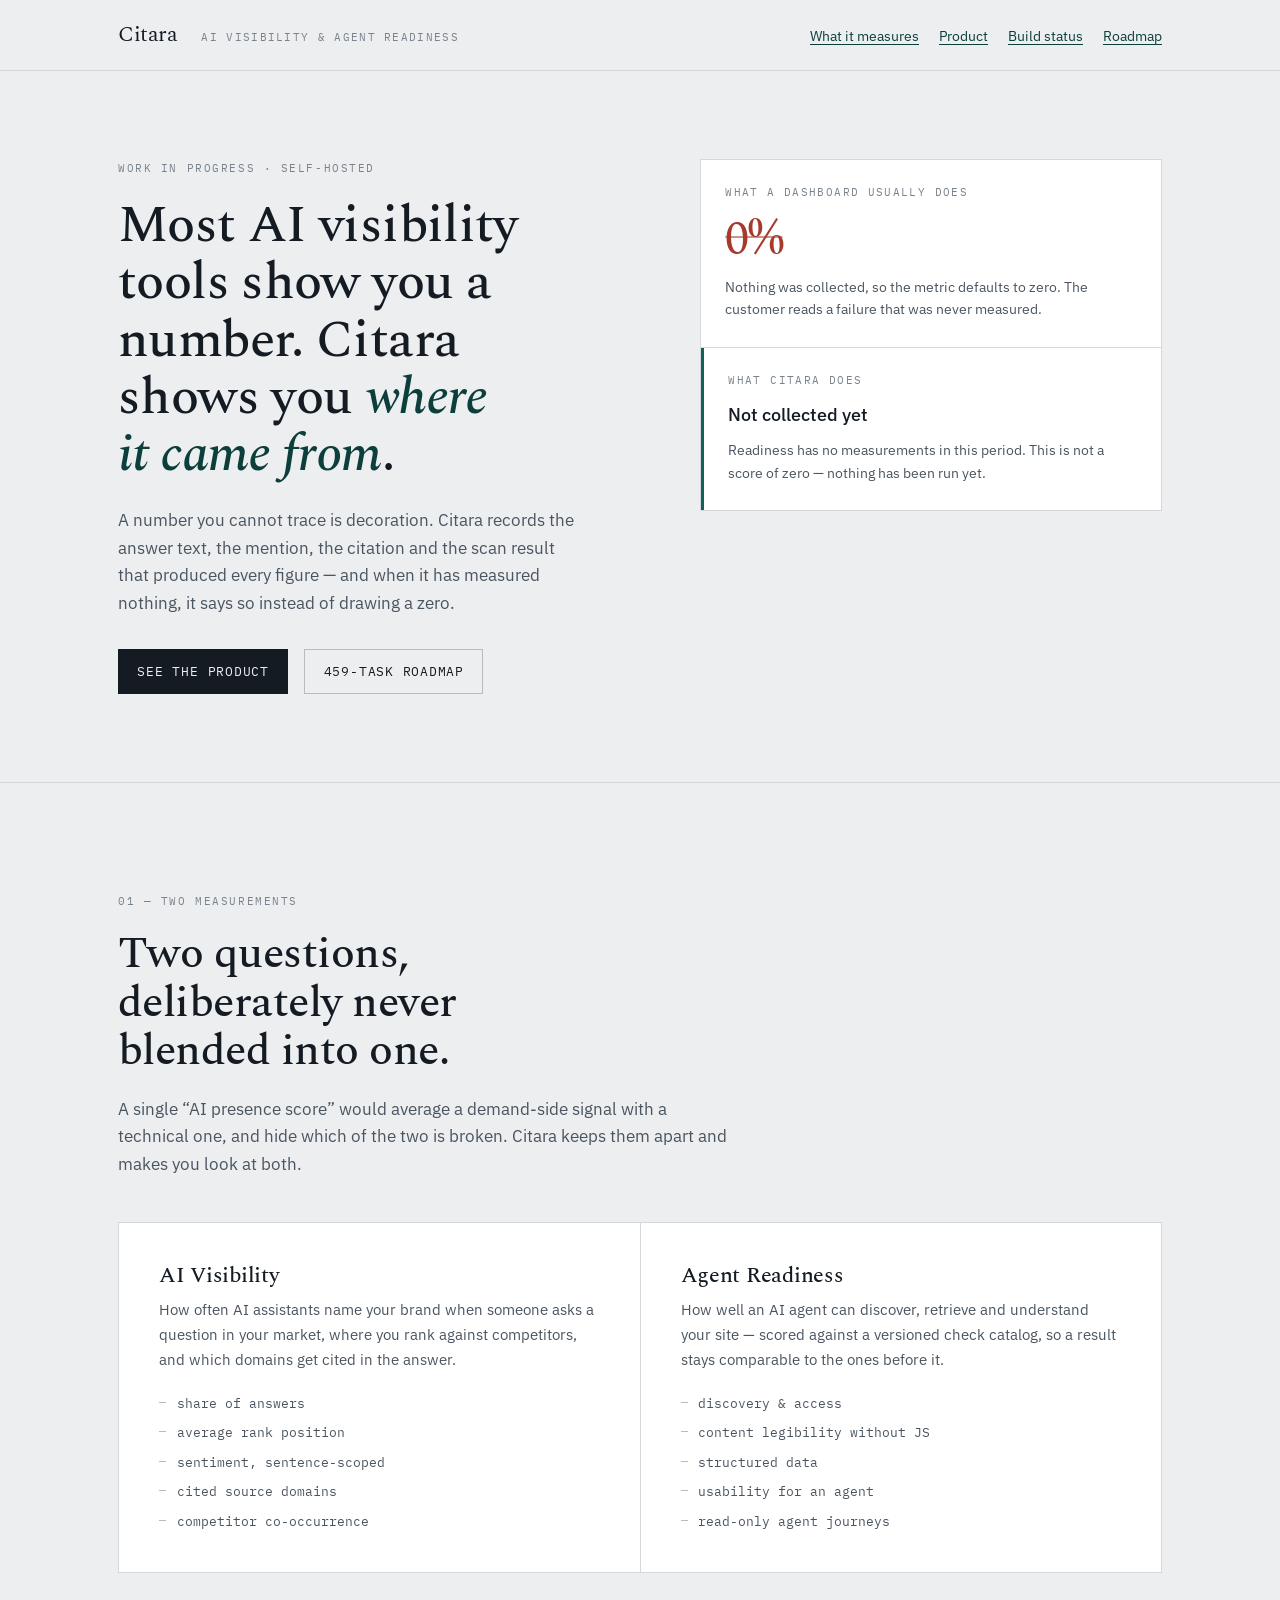
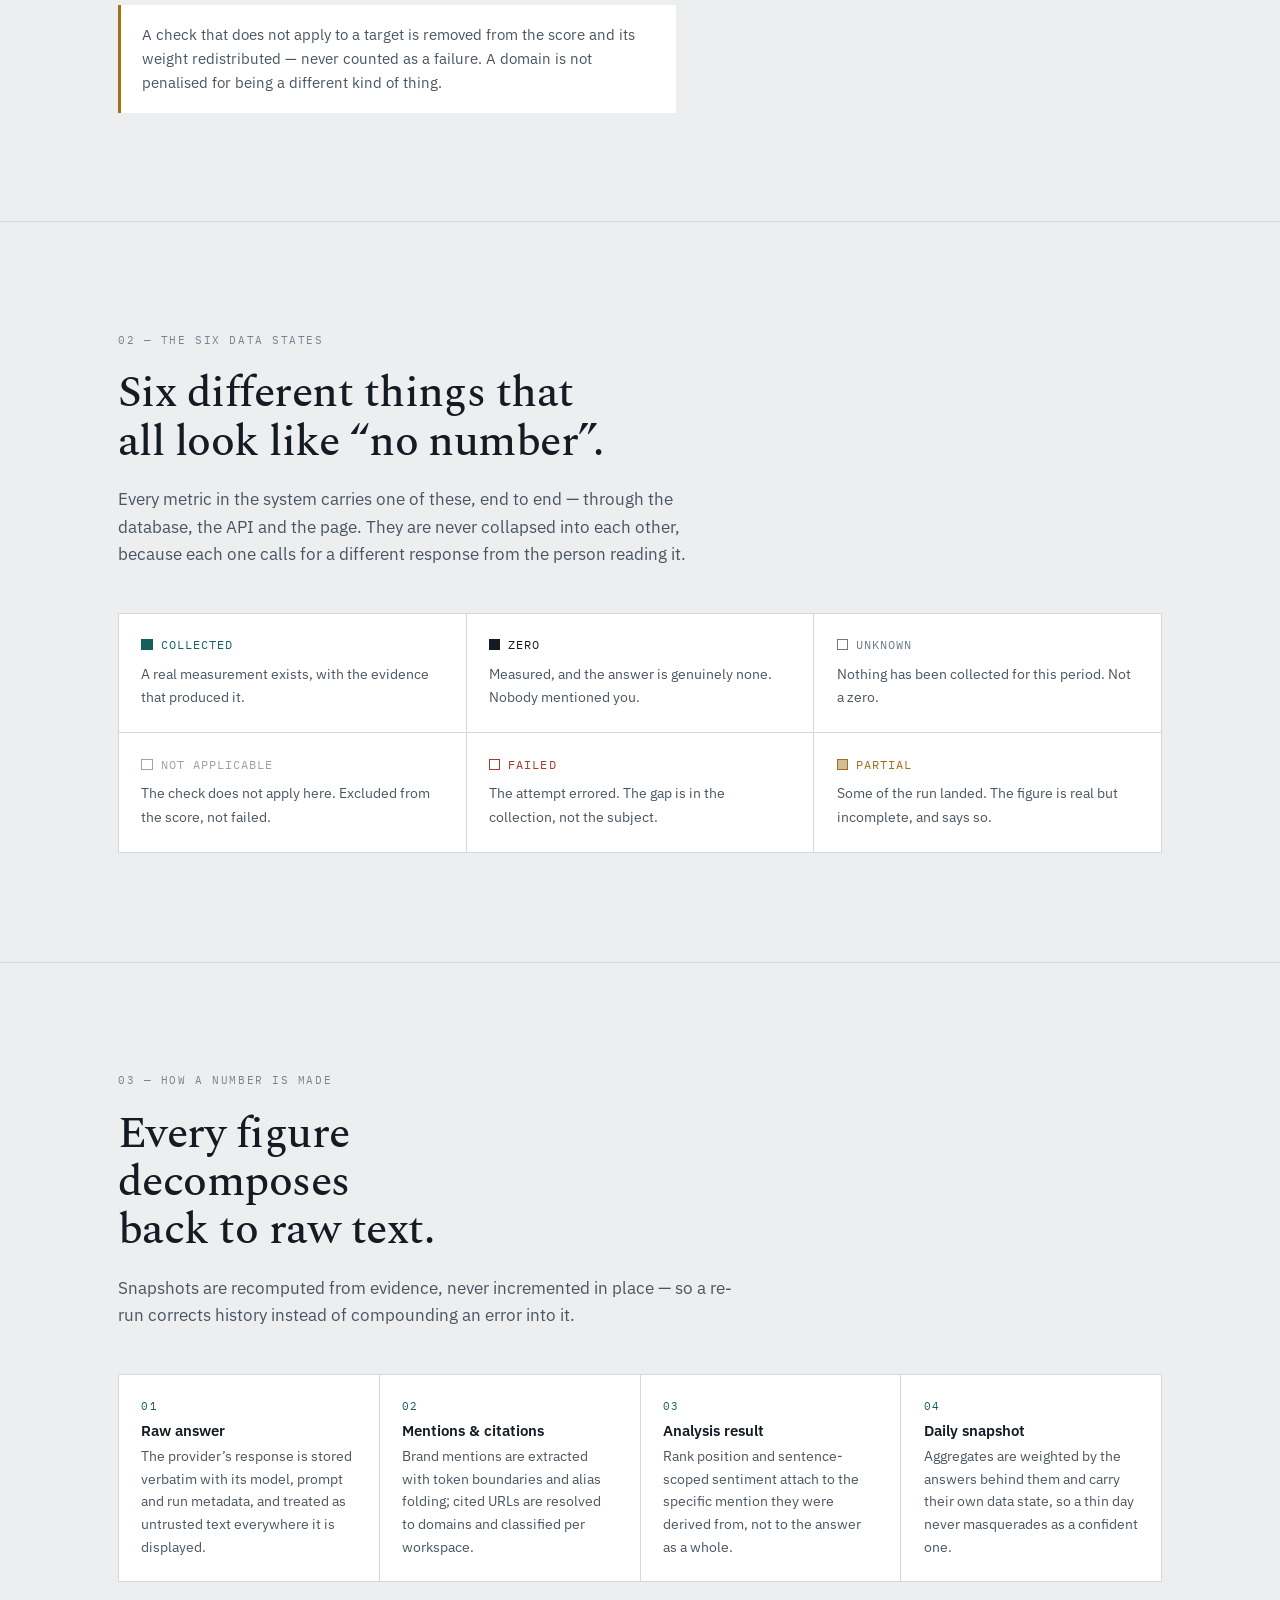
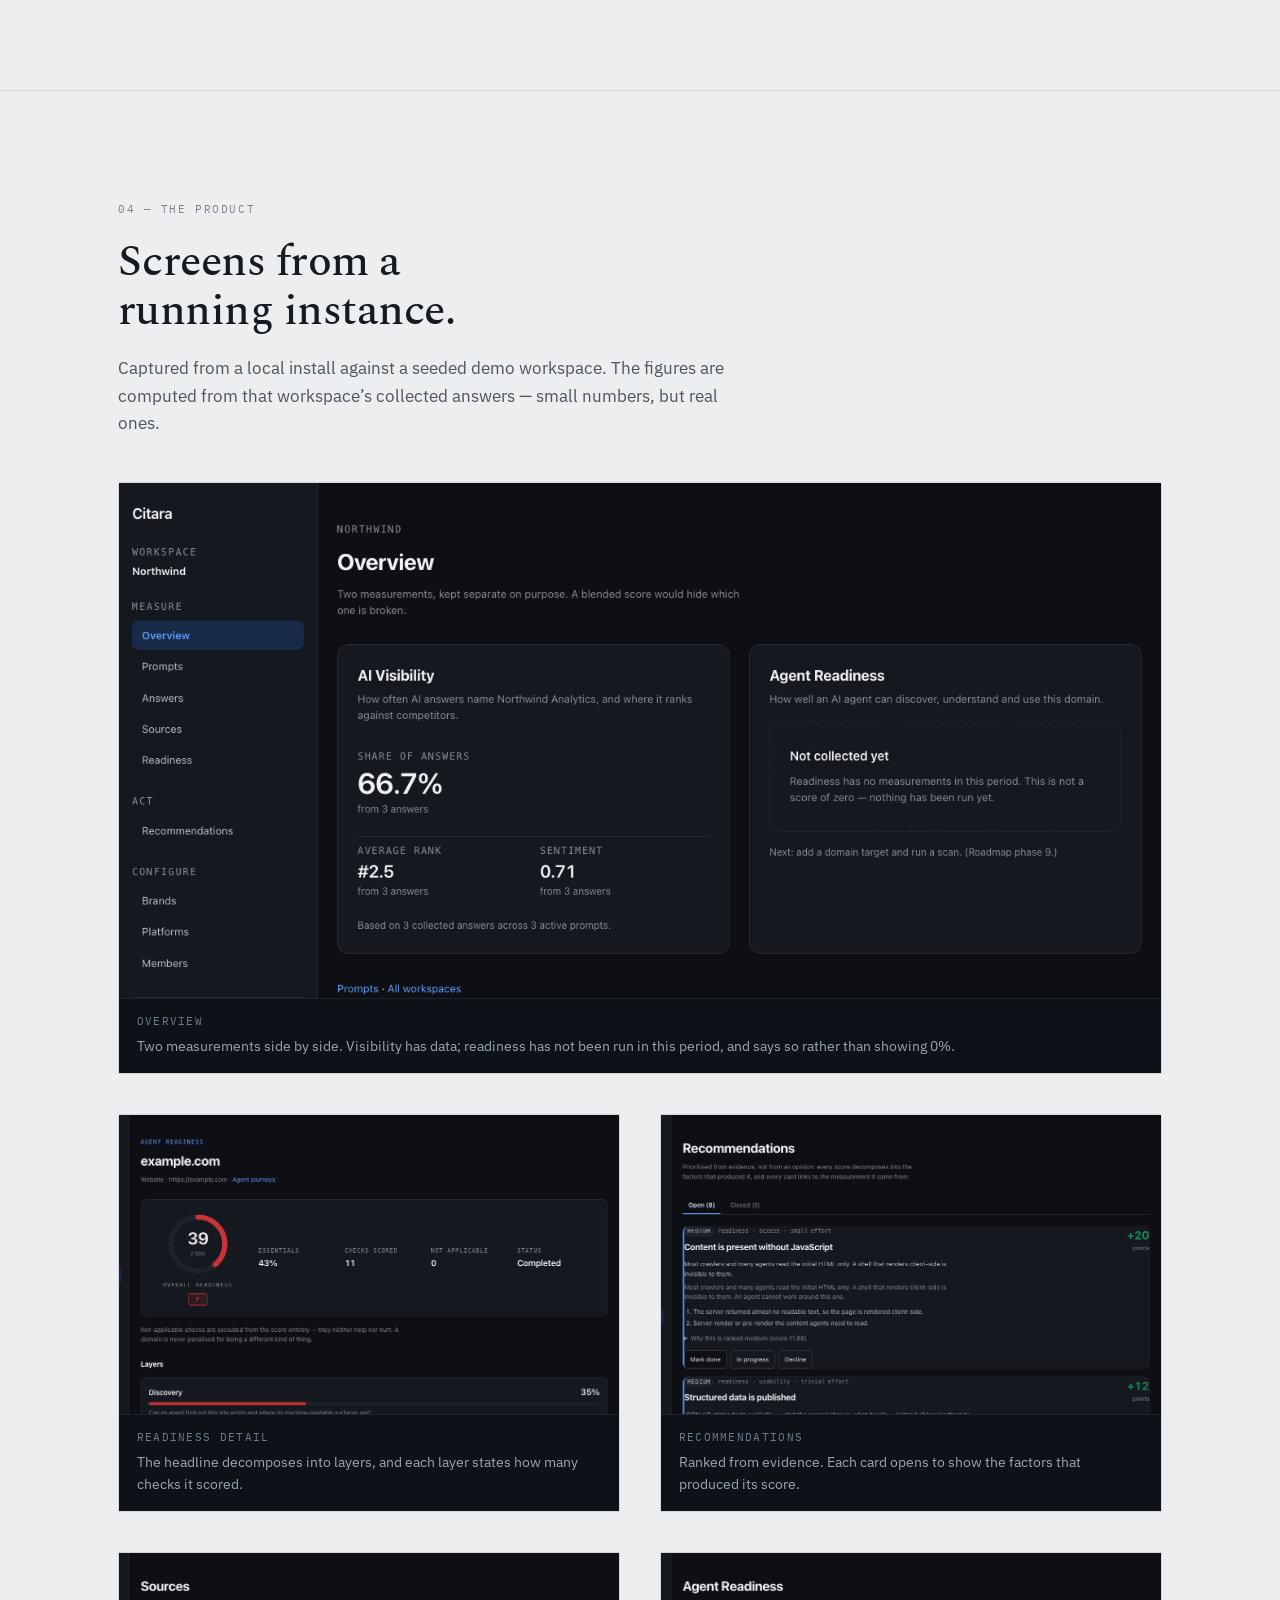
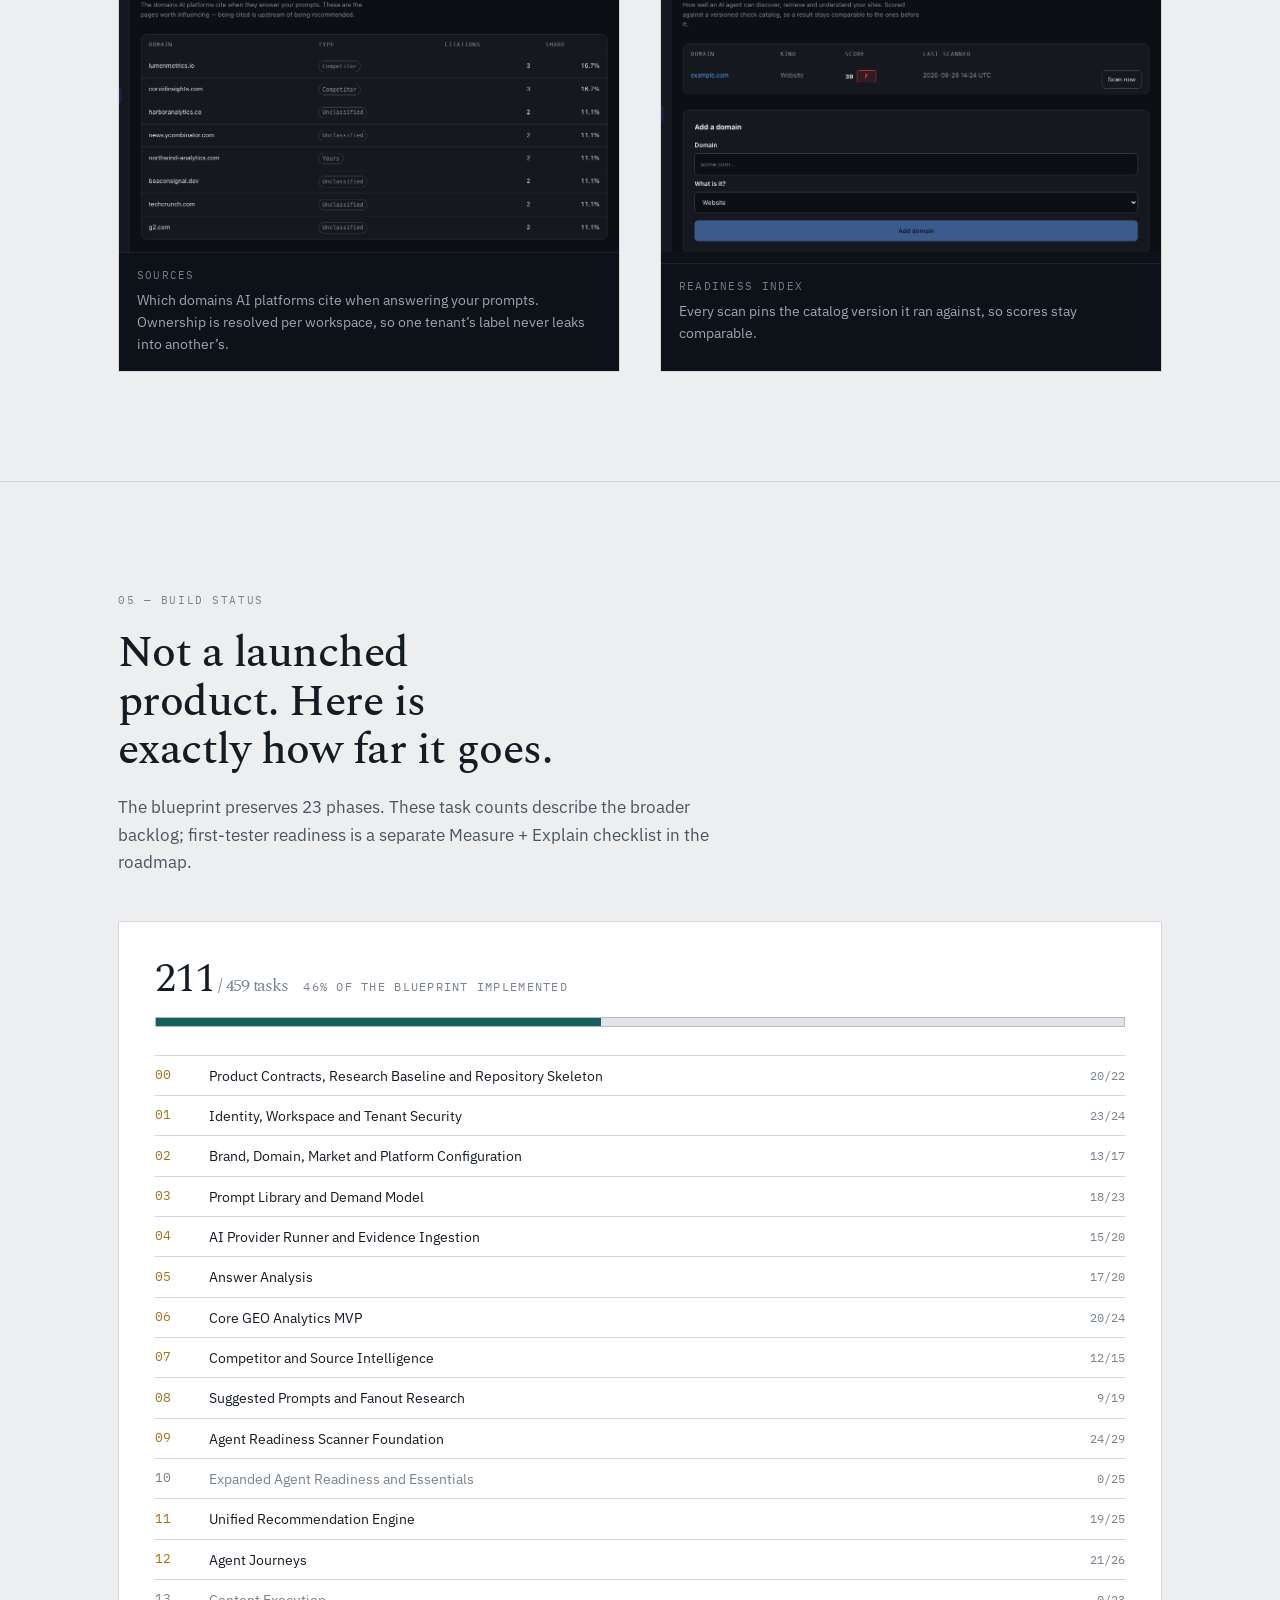
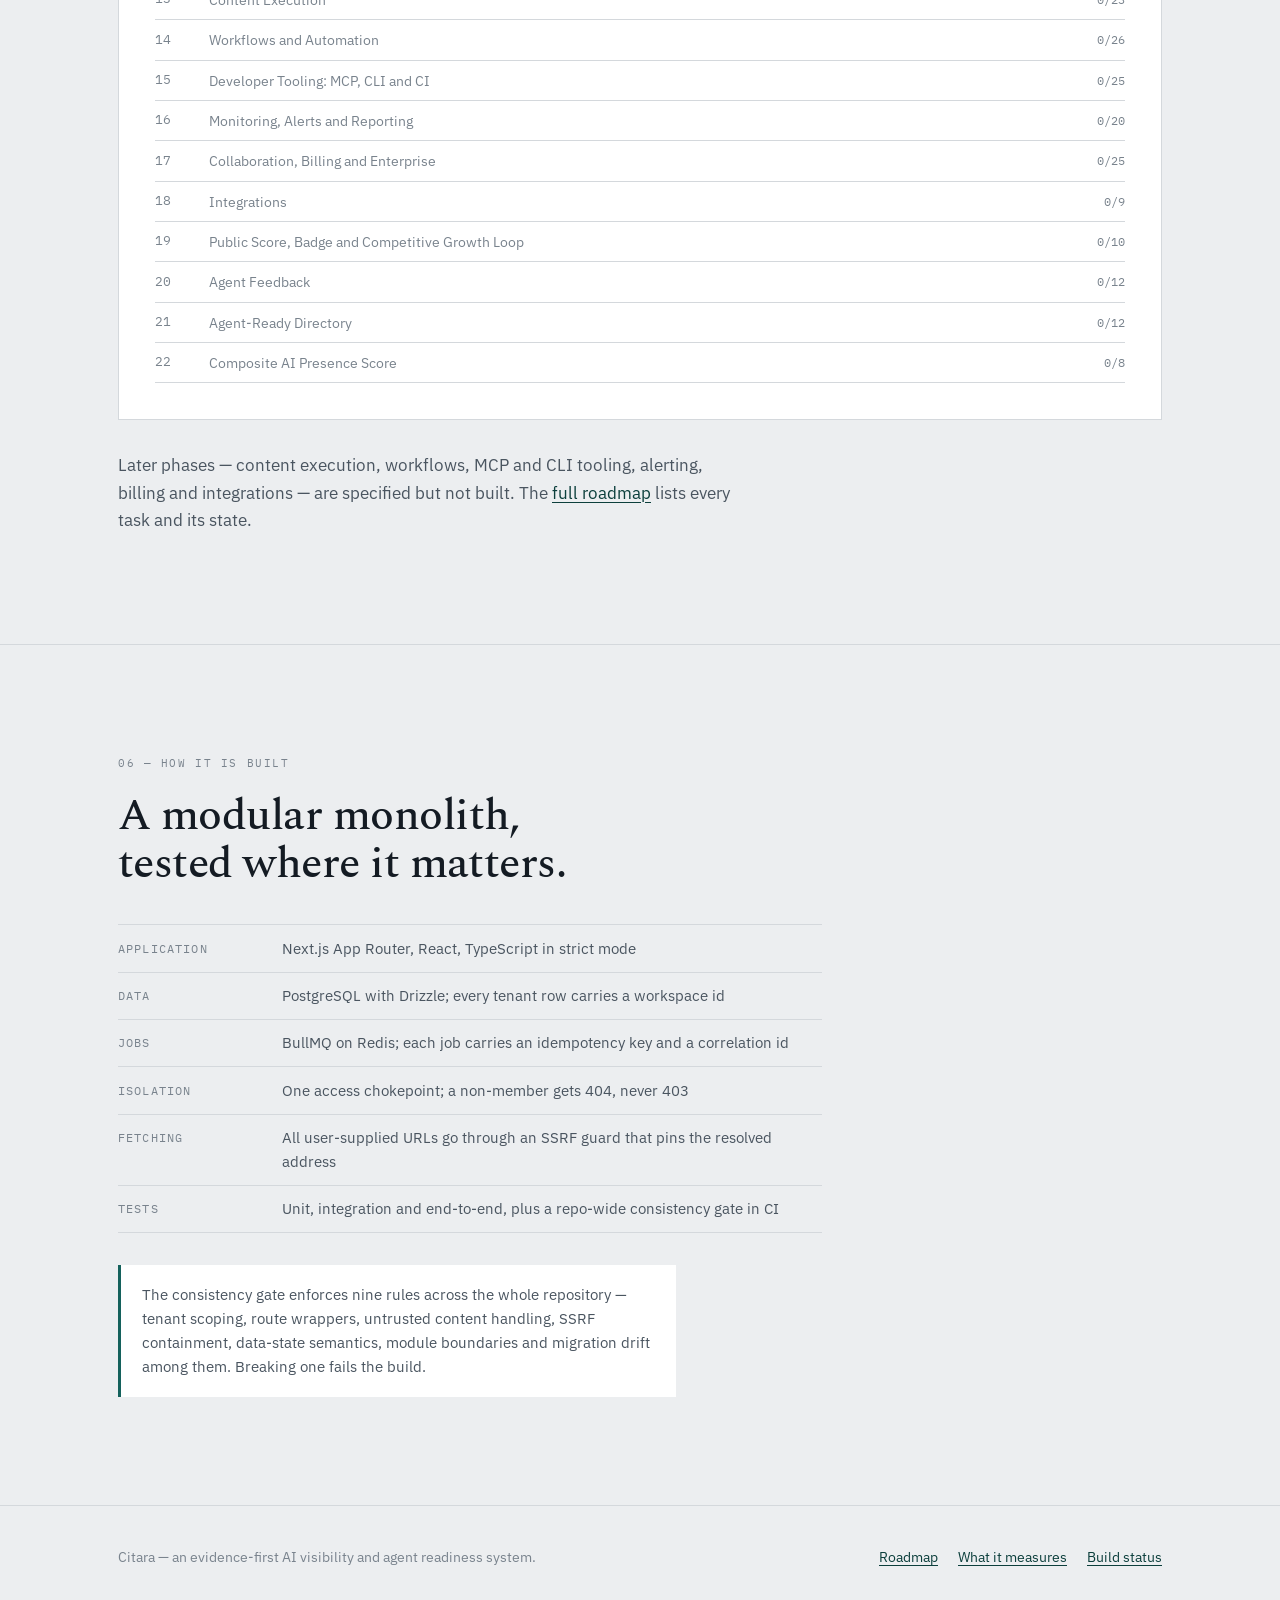
<file: index.html>
<!doctype html>
<html lang="en">
  <head>
    <meta charset="utf-8" />
    <meta name="viewport" content="width=device-width, initial-scale=1" />
    <title>Citara — evidence-first AI visibility</title>
    <meta
      name="description"
      content="Citara measures how AI answers talk about a brand, and how ready a site is for AI agents — and shows the evidence behind every number instead of inventing one."
    />
    <link rel="preconnect" href="https://fonts.googleapis.com" />
    <link rel="preconnect" href="https://fonts.gstatic.com" crossorigin />
    <link
      href="https://fonts.googleapis.com/css2?family=IBM+Plex+Mono:wght@400;500&family=IBM+Plex+Sans:wght@400;500;600&family=Spectral:ital,wght@0,400;0,500;1,400&display=swap"
      rel="stylesheet"
    />
    <link rel="stylesheet" href="styles.css" />
    <link
      rel="icon"
      href="data:image/svg+xml,<svg xmlns='http://www.w3.org/2000/svg' viewBox='0 0 32 32'><rect width='32' height='32' fill='%230d1219'/><circle cx='16' cy='16' r='9' fill='none' stroke='%2357c9be' stroke-width='3' stroke-dasharray='42 15' transform='rotate(-90 16 16)'/></svg>"
    />
  </head>
  <body>
    <header class="masthead">
      <div class="shell masthead__inner">
        <a class="wordmark" href="./">Citara</a>
        <p class="masthead__tag">AI visibility &amp; agent readiness</p>
        <nav class="masthead__links" aria-label="Site">
          <a href="#measurements">What it measures</a>
          <a href="#product">Product</a>
          <a href="#status">Build status</a>
          <a href="roadmap.html">Roadmap</a>
        </nav>
      </div>
    </header>

    <main>
      <section class="hero">
        <div class="shell hero__grid">
          <div>
            <p class="eyebrow">Work in progress · self-hosted</p>
            <h1>
              Most AI visibility tools show you a number. Citara shows you
              <em>where it came from</em>.
            </h1>
            <p class="hero__sub">
              A number you cannot trace is decoration. Citara records the answer text, the mention,
              the citation and the scan result that produced every figure — and when it has measured
              nothing, it says so instead of drawing a zero.
            </p>
            <div class="hero__actions">
              <a class="btn" href="#product">See the product</a>
              <a class="btn btn--ghost" href="roadmap.html">459-task roadmap</a>
            </div>
          </div>

          <div class="compare" aria-label="Two ways to render an unmeasured metric">
            <div class="compare__cell compare__cell--wrong">
              <span class="compare__label">What a dashboard usually does</span>
              <span class="compare__figure">0%</span>
              <p class="compare__note">
                Nothing was collected, so the metric defaults to zero. The customer reads a failure
                that was never measured.
              </p>
            </div>
            <div class="compare__cell compare__cell--right">
              <span class="compare__label">What Citara does</span>
              <span class="compare__figure compare__figure--void">Not collected yet</span>
              <p class="compare__note">
                Readiness has no measurements in this period. This is not a score of zero — nothing
                has been run yet.
              </p>
            </div>
          </div>
        </div>
      </section>

      <section id="measurements">
        <div class="shell">
          <p class="eyebrow">01 — Two measurements</p>
          <h2 style="font-size: clamp(1.8rem, 1.2rem + 2.2vw, 2.75rem); max-width: 20ch">
            Two questions, deliberately never blended into one.
          </h2>
          <p class="lede" style="margin-top: 1.25rem">
            A single “AI presence score” would average a demand-side signal with a technical one,
            and hide which of the two is broken. Citara keeps them apart and makes you look at both.
          </p>

          <div class="split">
            <div class="split__cell">
              <h3>AI Visibility</h3>
              <p>
                How often AI assistants name your brand when someone asks a question in your market,
                where you rank against competitors, and which domains get cited in the answer.
              </p>
              <ul class="split__list">
                <li>share of answers</li>
                <li>average rank position</li>
                <li>sentiment, sentence-scoped</li>
                <li>cited source domains</li>
                <li>competitor co-occurrence</li>
              </ul>
            </div>
            <div class="split__cell">
              <h3>Agent Readiness</h3>
              <p>
                How well an AI agent can discover, retrieve and understand your site — scored
                against a versioned check catalog, so a result stays comparable to the ones before
                it.
              </p>
              <ul class="split__list">
                <li>discovery &amp; access</li>
                <li>content legibility without JS</li>
                <li>structured data</li>
                <li>usability for an agent</li>
                <li>read-only agent journeys</li>
              </ul>
            </div>
          </div>

          <p class="rule-note">
            A check that does not apply to a target is removed from the score and its weight
            redistributed — never counted as a failure. A domain is not penalised for being a
            different kind of thing.
          </p>
        </div>
      </section>

      <section id="states">
        <div class="shell">
          <p class="eyebrow">02 — The six data states</p>
          <h2 style="font-size: clamp(1.8rem, 1.2rem + 2.2vw, 2.75rem); max-width: 22ch">
            Six different things that all look like “no number”.
          </h2>
          <p class="lede" style="margin-top: 1.25rem">
            Every metric in the system carries one of these, end to end — through the database, the
            API and the page. They are never collapsed into each other, because each one calls for a
            different response from the person reading it.
          </p>

          <div class="states">
            <div class="state state--collected">
              <span class="state__key">Collected</span>
              <p>A real measurement exists, with the evidence that produced it.</p>
            </div>
            <div class="state state--zero">
              <span class="state__key">Zero</span>
              <p>Measured, and the answer is genuinely none. Nobody mentioned you.</p>
            </div>
            <div class="state state--unknown">
              <span class="state__key">Unknown</span>
              <p>Nothing has been collected for this period. Not a zero.</p>
            </div>
            <div class="state state--na">
              <span class="state__key">Not applicable</span>
              <p>The check does not apply here. Excluded from the score, not failed.</p>
            </div>
            <div class="state state--failed">
              <span class="state__key">Failed</span>
              <p>The attempt errored. The gap is in the collection, not the subject.</p>
            </div>
            <div class="state state--partial">
              <span class="state__key">Partial</span>
              <p>Some of the run landed. The figure is real but incomplete, and says so.</p>
            </div>
          </div>
        </div>
      </section>

      <section id="evidence">
        <div class="shell">
          <p class="eyebrow">03 — How a number is made</p>
          <h2 style="font-size: clamp(1.8rem, 1.2rem + 2.2vw, 2.75rem); max-width: 20ch">
            Every figure decomposes back to raw text.
          </h2>
          <p class="lede" style="margin-top: 1.25rem">
            Snapshots are recomputed from evidence, never incremented in place — so a re-run
            corrects history instead of compounding an error into it.
          </p>

          <ol class="chain">
            <li>
              <h3>Raw answer</h3>
              <p>
                The provider’s response is stored verbatim with its model, prompt and run metadata,
                and treated as untrusted text everywhere it is displayed.
              </p>
            </li>
            <li>
              <h3>Mentions &amp; citations</h3>
              <p>
                Brand mentions are extracted with token boundaries and alias folding; cited URLs are
                resolved to domains and classified per workspace.
              </p>
            </li>
            <li>
              <h3>Analysis result</h3>
              <p>
                Rank position and sentence-scoped sentiment attach to the specific mention they were
                derived from, not to the answer as a whole.
              </p>
            </li>
            <li>
              <h3>Daily snapshot</h3>
              <p>
                Aggregates are weighted by the answers behind them and carry their own data state,
                so a thin day never masquerades as a confident one.
              </p>
            </li>
          </ol>
        </div>
      </section>

      <section id="product">
        <div class="shell">
          <p class="eyebrow">04 — The product</p>
          <h2 style="font-size: clamp(1.8rem, 1.2rem + 2.2vw, 2.75rem); max-width: 20ch">
            Screens from a running instance.
          </h2>
          <p class="lede" style="margin-top: 1.25rem">
            Captured from a local install against a seeded demo workspace. The figures are computed
            from that workspace’s collected answers — small numbers, but real ones.
          </p>

          <div class="plates">
            <figure class="plate plate--wide">
              <img
                src="shots/overview.png"
                alt="Citara overview screen, showing AI Visibility at 66.7% share of answers from 3 answers beside an Agent Readiness panel reading Not collected yet."
                width="1280"
                height="633"
              />
              <figcaption>
                <b>Overview</b>
                Two measurements side by side. Visibility has data; readiness has not been run in
                this period, and says so rather than showing 0%.
              </figcaption>
            </figure>

            <figure class="plate">
              <img
                src="shots/readiness-detail.png"
                alt="Agent readiness detail for example.com: a dial reading 39 out of 100, grade F, with 11 checks scored and a per-layer breakdown."
                width="1280"
                height="633"
                loading="lazy"
              />
              <figcaption>
                <b>Readiness detail</b>
                The headline decomposes into layers, and each layer states how many checks it
                scored.
              </figcaption>
            </figure>

            <figure class="plate">
              <img
                src="shots/recommendations.png"
                alt="Recommendations list with prioritised cards, each showing severity, effort, a point value and an expandable explanation of its rank."
                width="1280"
                height="633"
                loading="lazy"
              />
              <figcaption>
                <b>Recommendations</b>
                Ranked from evidence. Each card opens to show the factors that produced its score.
              </figcaption>
            </figure>

            <figure class="plate">
              <img
                src="shots/sources.png"
                alt="Sources table listing cited domains with a type label of Yours, Competitor or Unclassified, plus citation counts and share."
                width="1280"
                height="633"
                loading="lazy"
              />
              <figcaption>
                <b>Sources</b>
                Which domains AI platforms cite when answering your prompts. Ownership is resolved
                per workspace, so one tenant’s label never leaks into another’s.
              </figcaption>
            </figure>

            <figure class="plate">
              <img
                src="shots/readiness.png"
                alt="Agent readiness index listing scanned domains with score, grade, last scanned timestamp and a scan now action."
                width="1280"
                height="633"
                loading="lazy"
              />
              <figcaption>
                <b>Readiness index</b>
                Every scan pins the catalog version it ran against, so scores stay comparable.
              </figcaption>
            </figure>
          </div>
        </div>
      </section>

      <section id="status">
        <div class="shell">
          <p class="eyebrow">05 — Build status</p>
          <h2 style="font-size: clamp(1.8rem, 1.2rem + 2.2vw, 2.75rem); max-width: 22ch">
            Not a launched product. Here is exactly how far it goes.
          </h2>
          <p class="lede" style="margin-top: 1.25rem">
            The blueprint preserves 23 phases. These task counts describe the broader backlog;
            first-tester readiness is a separate Measure + Explain checklist in the roadmap.
          </p>

          <!-- BUILD-STATUS:START -->
          <div class="meter-block">
            <div class="meter-head">
              <span class="meter-figure">211<span> / 459 tasks</span></span>
              <span class="meter-caption">46% of the blueprint implemented</span>
            </div>
            <div
              class="meter"
              role="meter"
              aria-valuenow="211"
              aria-valuemin="0"
              aria-valuemax="459"
              aria-label="Blueprint tasks completed"
            >
              <span style="width: 46%"></span>
            </div>

            <div class="phases">
              <div class="phase phase--part">
                <span class="phase__no">00</span>
                <span
                  class="phase__name"
                  title="Product Contracts, Research Baseline and Repository Skeleton"
                  >Product Contracts, Research Baseline and Repository Skeleton</span
                >
                <span class="phase__count">20/22</span>
              </div>
              <div class="phase phase--part">
                <span class="phase__no">01</span>
                <span class="phase__name" title="Identity, Workspace and Tenant Security"
                  >Identity, Workspace and Tenant Security</span
                >
                <span class="phase__count">23/24</span>
              </div>
              <div class="phase phase--part">
                <span class="phase__no">02</span>
                <span class="phase__name" title="Brand, Domain, Market and Platform Configuration"
                  >Brand, Domain, Market and Platform Configuration</span
                >
                <span class="phase__count">13/17</span>
              </div>
              <div class="phase phase--part">
                <span class="phase__no">03</span>
                <span class="phase__name" title="Prompt Library and Demand Model"
                  >Prompt Library and Demand Model</span
                >
                <span class="phase__count">18/23</span>
              </div>
              <div class="phase phase--part">
                <span class="phase__no">04</span>
                <span class="phase__name" title="AI Provider Runner and Evidence Ingestion"
                  >AI Provider Runner and Evidence Ingestion</span
                >
                <span class="phase__count">15/20</span>
              </div>
              <div class="phase phase--part">
                <span class="phase__no">05</span>
                <span class="phase__name" title="Answer Analysis">Answer Analysis</span>
                <span class="phase__count">17/20</span>
              </div>
              <div class="phase phase--part">
                <span class="phase__no">06</span>
                <span class="phase__name" title="Core GEO Analytics MVP"
                  >Core GEO Analytics MVP</span
                >
                <span class="phase__count">20/24</span>
              </div>
              <div class="phase phase--part">
                <span class="phase__no">07</span>
                <span class="phase__name" title="Competitor and Source Intelligence"
                  >Competitor and Source Intelligence</span
                >
                <span class="phase__count">12/15</span>
              </div>
              <div class="phase phase--part">
                <span class="phase__no">08</span>
                <span class="phase__name" title="Suggested Prompts and Fanout Research"
                  >Suggested Prompts and Fanout Research</span
                >
                <span class="phase__count">9/19</span>
              </div>
              <div class="phase phase--part">
                <span class="phase__no">09</span>
                <span class="phase__name" title="Agent Readiness Scanner Foundation"
                  >Agent Readiness Scanner Foundation</span
                >
                <span class="phase__count">24/29</span>
              </div>
              <div class="phase phase--none">
                <span class="phase__no">10</span>
                <span class="phase__name" title="Expanded Agent Readiness and Essentials"
                  >Expanded Agent Readiness and Essentials</span
                >
                <span class="phase__count">0/25</span>
              </div>
              <div class="phase phase--part">
                <span class="phase__no">11</span>
                <span class="phase__name" title="Unified Recommendation Engine"
                  >Unified Recommendation Engine</span
                >
                <span class="phase__count">19/25</span>
              </div>
              <div class="phase phase--part">
                <span class="phase__no">12</span>
                <span class="phase__name" title="Agent Journeys">Agent Journeys</span>
                <span class="phase__count">21/26</span>
              </div>
              <div class="phase phase--none">
                <span class="phase__no">13</span>
                <span class="phase__name" title="Content Execution">Content Execution</span>
                <span class="phase__count">0/23</span>
              </div>
              <div class="phase phase--none">
                <span class="phase__no">14</span>
                <span class="phase__name" title="Workflows and Automation"
                  >Workflows and Automation</span
                >
                <span class="phase__count">0/26</span>
              </div>
              <div class="phase phase--none">
                <span class="phase__no">15</span>
                <span class="phase__name" title="Developer Tooling: MCP, CLI and CI"
                  >Developer Tooling: MCP, CLI and CI</span
                >
                <span class="phase__count">0/25</span>
              </div>
              <div class="phase phase--none">
                <span class="phase__no">16</span>
                <span class="phase__name" title="Monitoring, Alerts and Reporting"
                  >Monitoring, Alerts and Reporting</span
                >
                <span class="phase__count">0/20</span>
              </div>
              <div class="phase phase--none">
                <span class="phase__no">17</span>
                <span class="phase__name" title="Collaboration, Billing and Enterprise"
                  >Collaboration, Billing and Enterprise</span
                >
                <span class="phase__count">0/25</span>
              </div>
              <div class="phase phase--none">
                <span class="phase__no">18</span>
                <span class="phase__name" title="Integrations">Integrations</span>
                <span class="phase__count">0/9</span>
              </div>
              <div class="phase phase--none">
                <span class="phase__no">19</span>
                <span class="phase__name" title="Public Score, Badge and Competitive Growth Loop"
                  >Public Score, Badge and Competitive Growth Loop</span
                >
                <span class="phase__count">0/10</span>
              </div>
              <div class="phase phase--none">
                <span class="phase__no">20</span>
                <span class="phase__name" title="Agent Feedback">Agent Feedback</span>
                <span class="phase__count">0/12</span>
              </div>
              <div class="phase phase--none">
                <span class="phase__no">21</span>
                <span class="phase__name" title="Agent-Ready Directory">Agent-Ready Directory</span>
                <span class="phase__count">0/12</span>
              </div>
              <div class="phase phase--none">
                <span class="phase__no">22</span>
                <span class="phase__name" title="Composite AI Presence Score"
                  >Composite AI Presence Score</span
                >
                <span class="phase__count">0/8</span>
              </div>
            </div>
          </div>
          <!-- BUILD-STATUS:END -->

          <p class="lede" style="margin-top: 2rem">
            Later phases — content execution, workflows, MCP and CLI tooling, alerting, billing and
            integrations — are specified but not built. The
            <a href="roadmap.html">full roadmap</a> lists every task and its state.
          </p>
        </div>
      </section>

      <section id="stack">
        <div class="shell">
          <p class="eyebrow">06 — How it is built</p>
          <h2 style="font-size: clamp(1.8rem, 1.2rem + 2.2vw, 2.75rem); max-width: 20ch">
            A modular monolith, tested where it matters.
          </h2>

          <ul class="stack-list">
            <li>
              <b>Application</b>
              <span>Next.js App Router, React, TypeScript in strict mode</span>
            </li>
            <li>
              <b>Data</b>
              <span>PostgreSQL with Drizzle; every tenant row carries a workspace id</span>
            </li>
            <li>
              <b>Jobs</b>
              <span>BullMQ on Redis; each job carries an idempotency key and a correlation id</span>
            </li>
            <li>
              <b>Isolation</b>
              <span>One access chokepoint; a non-member gets 404, never 403</span>
            </li>
            <li>
              <b>Fetching</b>
              <span
                >All user-supplied URLs go through an SSRF guard that pins the resolved
                address</span
              >
            </li>
            <li>
              <b>Tests</b>
              <span>Unit, integration and end-to-end, plus a repo-wide consistency gate in CI</span>
            </li>
          </ul>

          <p class="rule-note" style="border-left-color: var(--accent)">
            The consistency gate enforces nine rules across the whole repository — tenant scoping,
            route wrappers, untrusted content handling, SSRF containment, data-state semantics,
            module boundaries and migration drift among them. Breaking one fails the build.
          </p>
        </div>
      </section>
    </main>

    <footer>
      <div class="shell">
        <p>Citara — an evidence-first AI visibility and agent readiness system.</p>
        <nav aria-label="Footer">
          <a href="roadmap.html">Roadmap</a>
          <a href="#measurements">What it measures</a>
          <a href="#status">Build status</a>
        </nav>
      </div>
    </footer>
  </body>
</html>
</file>
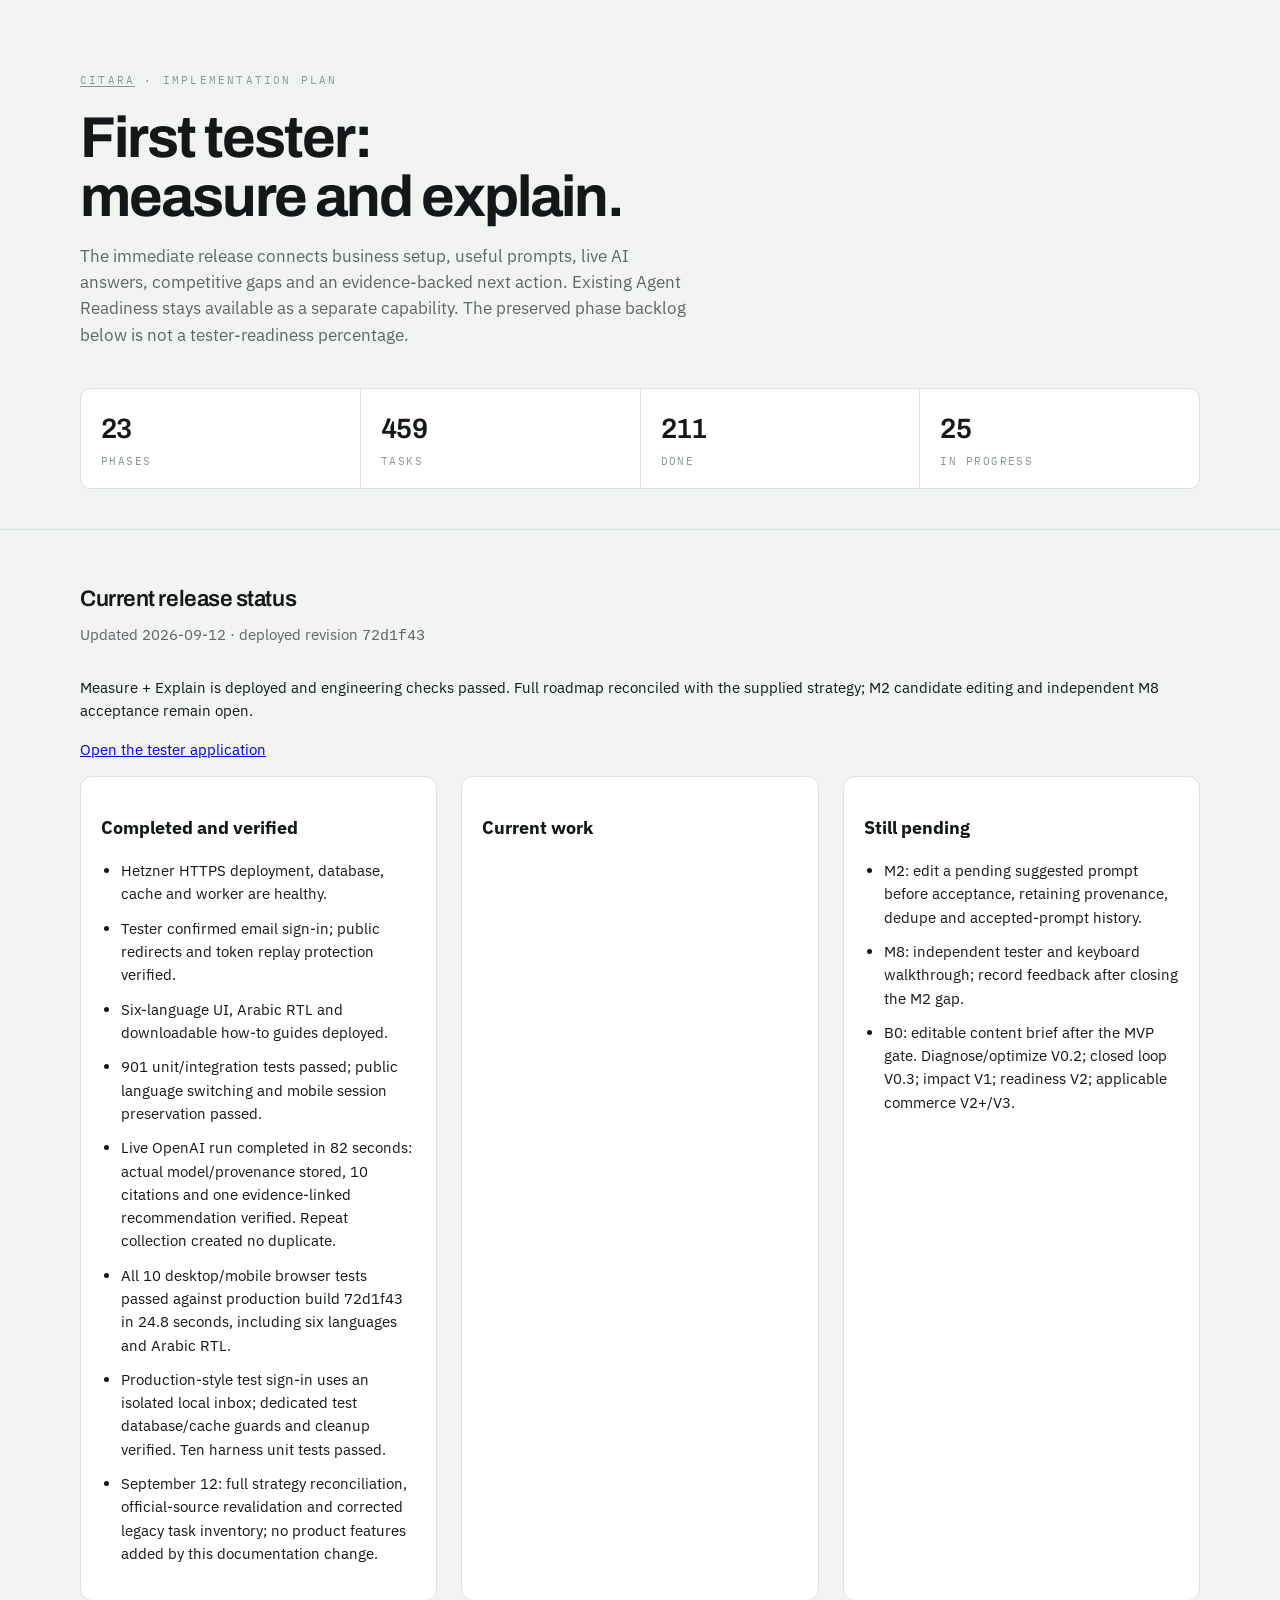
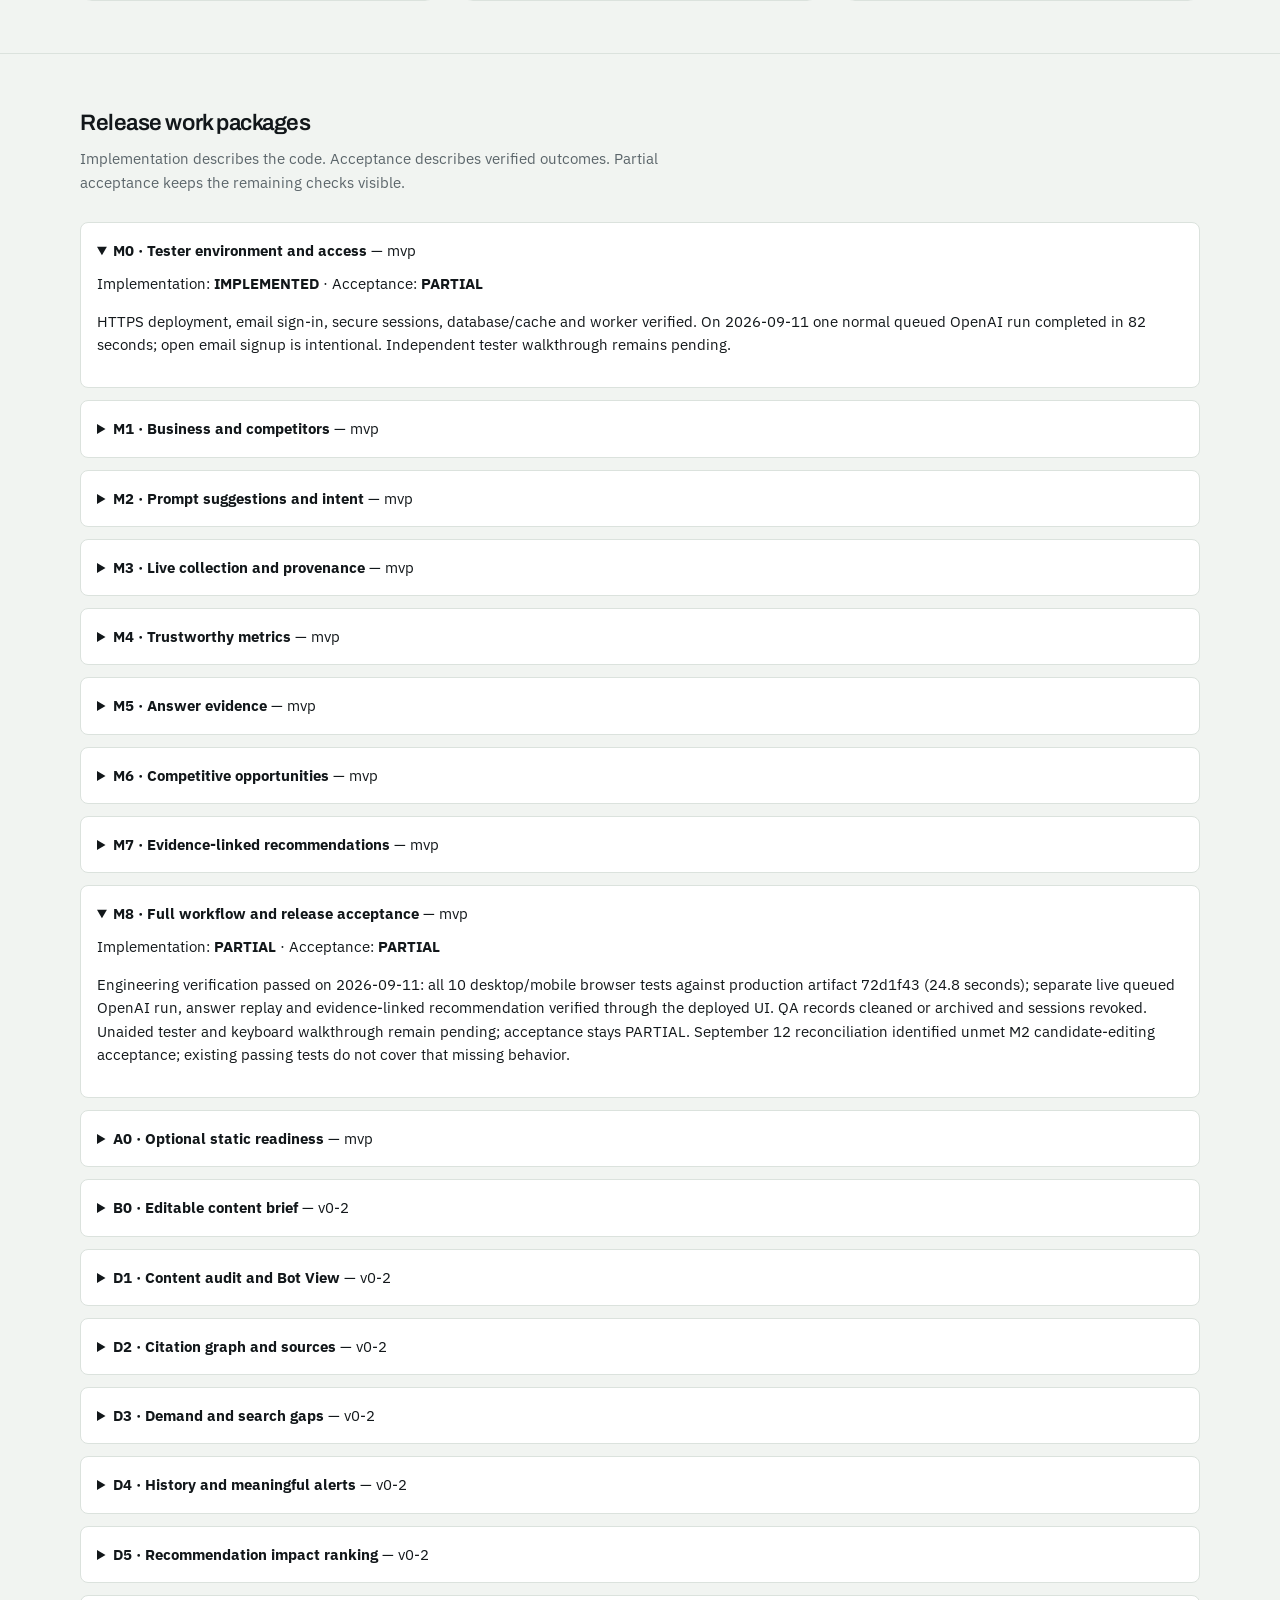
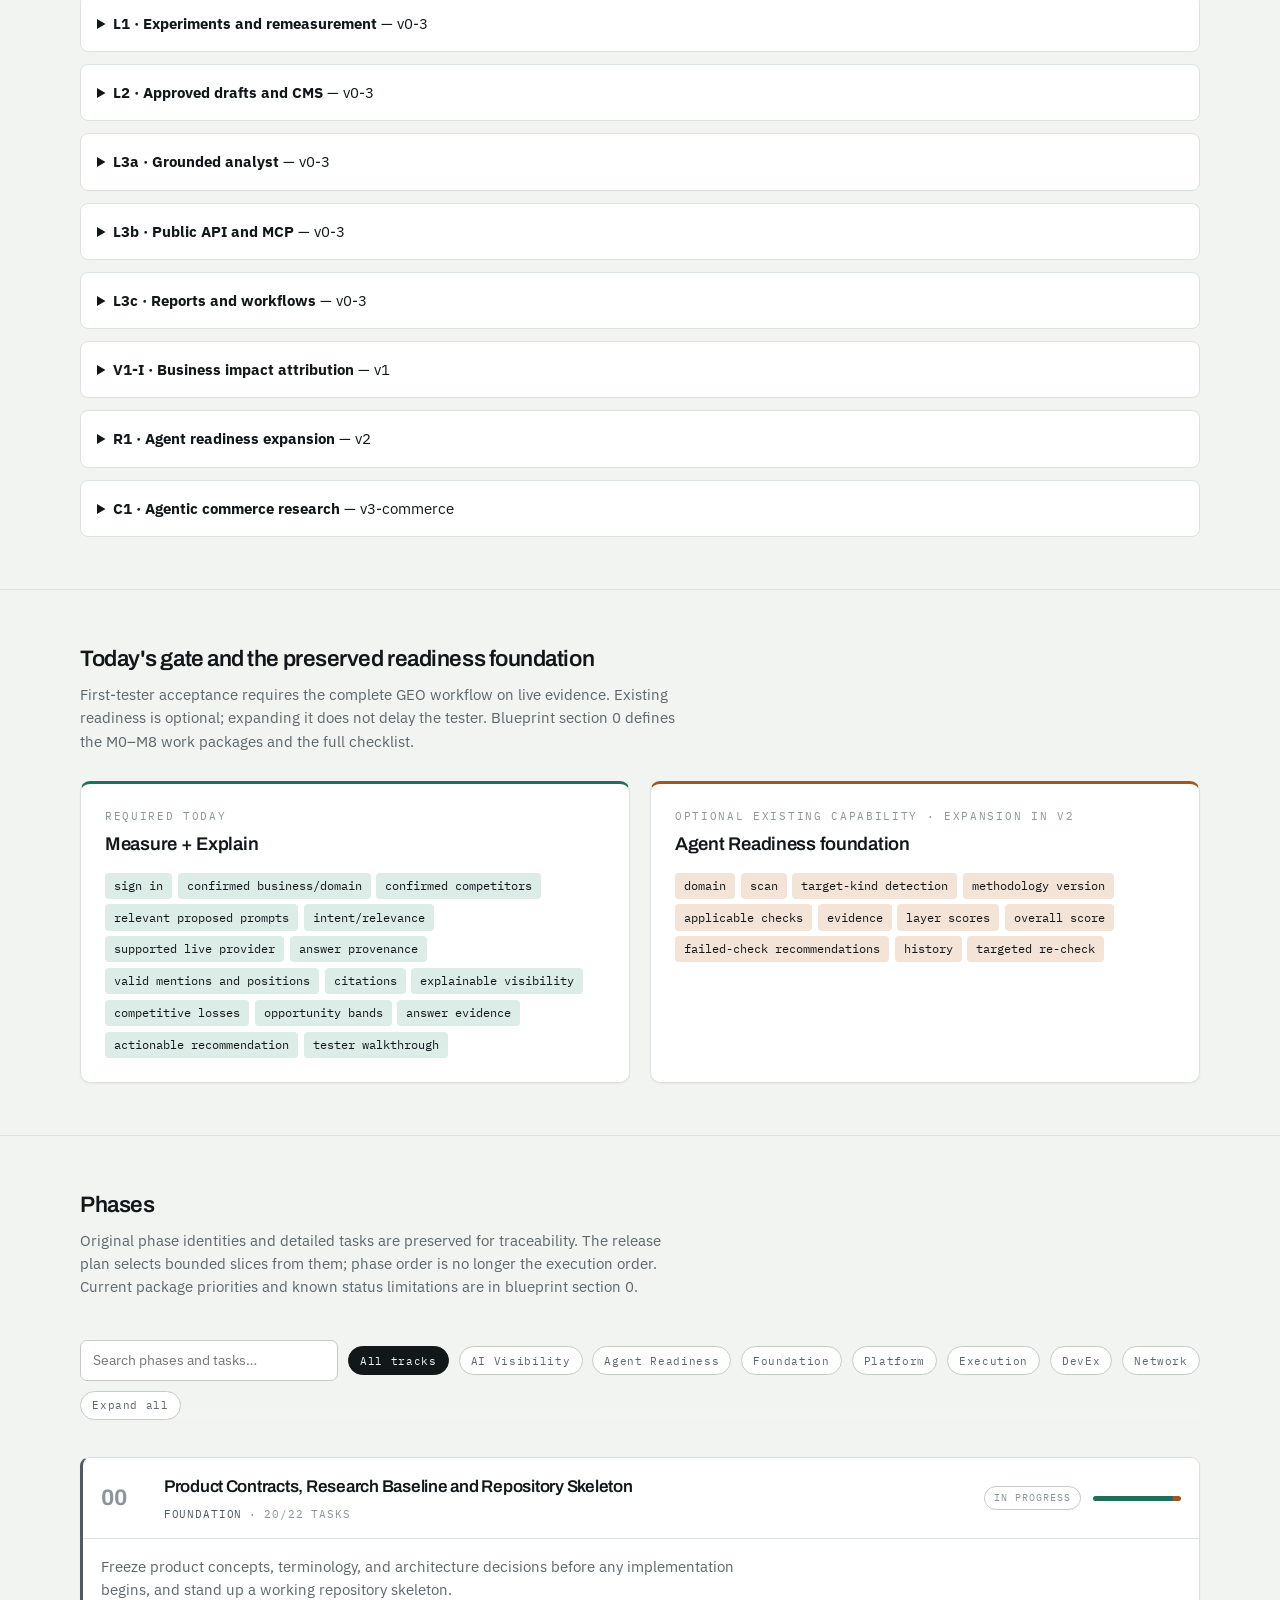
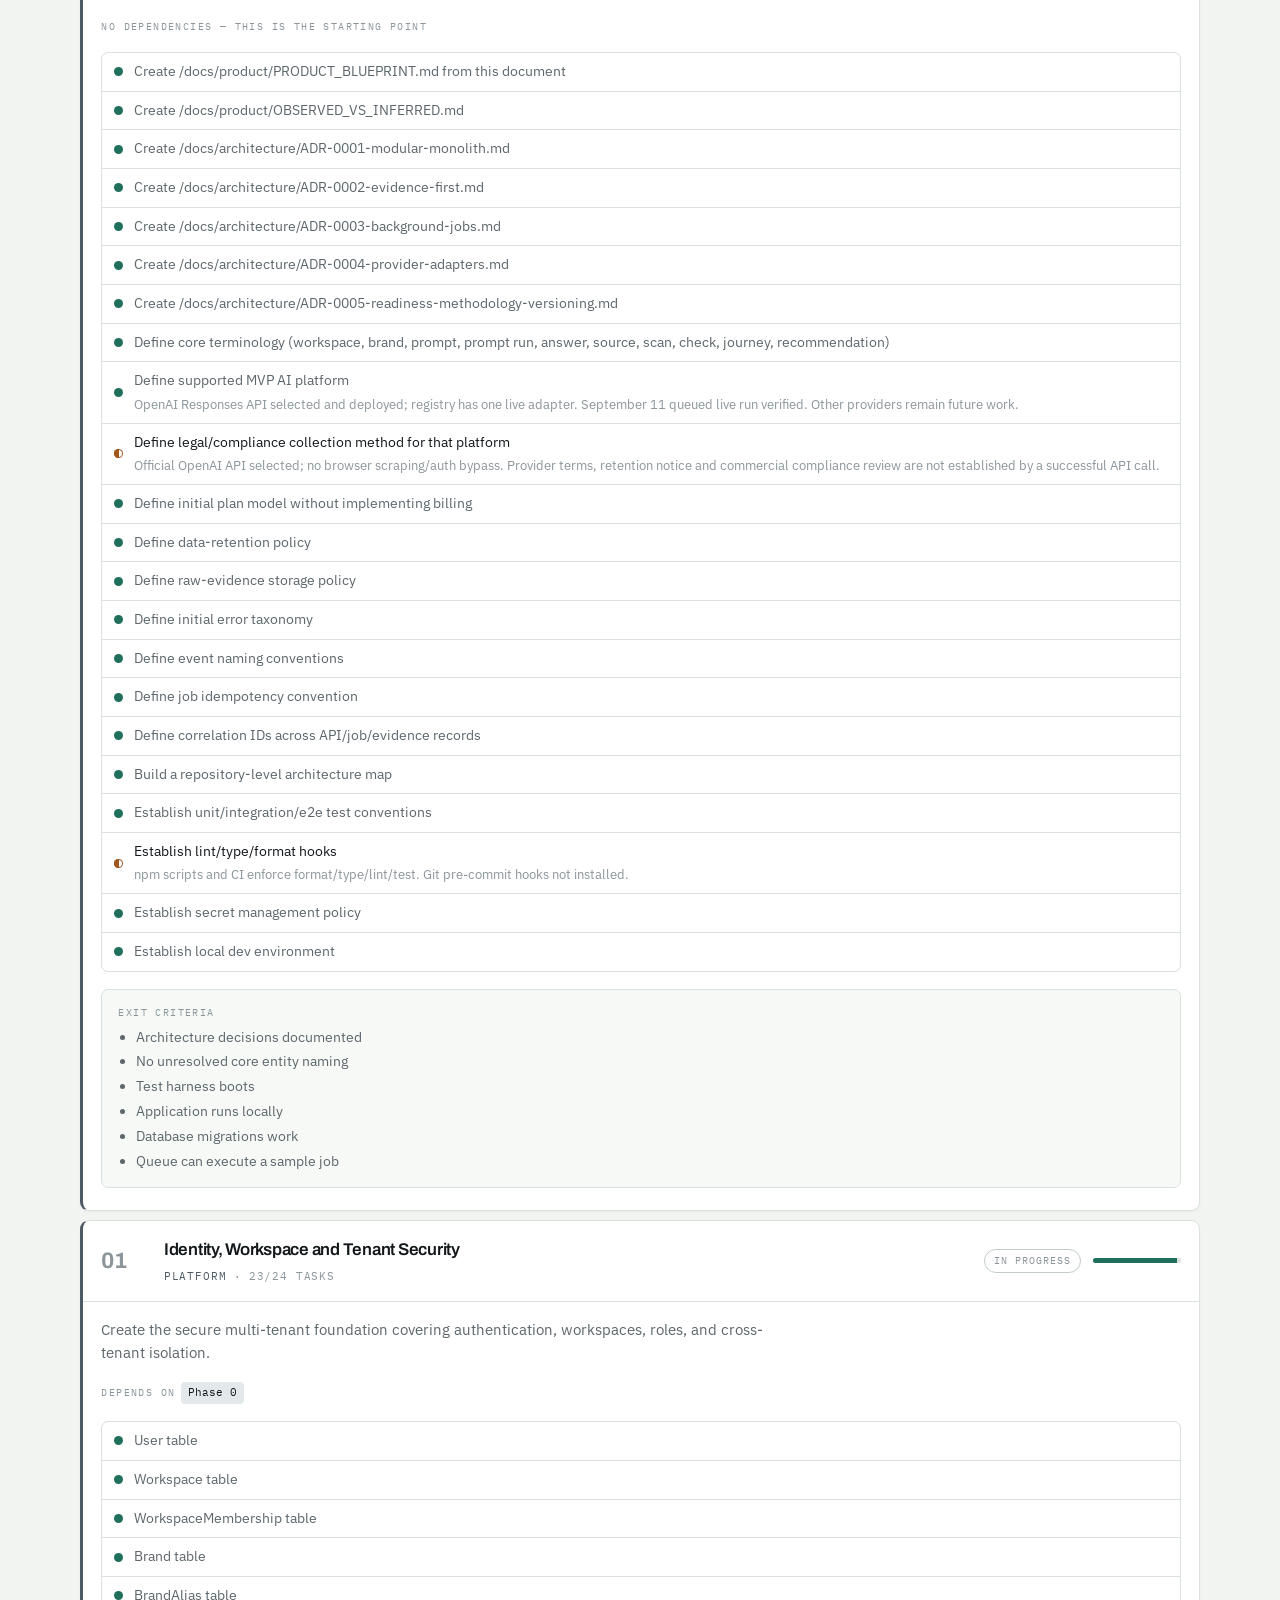
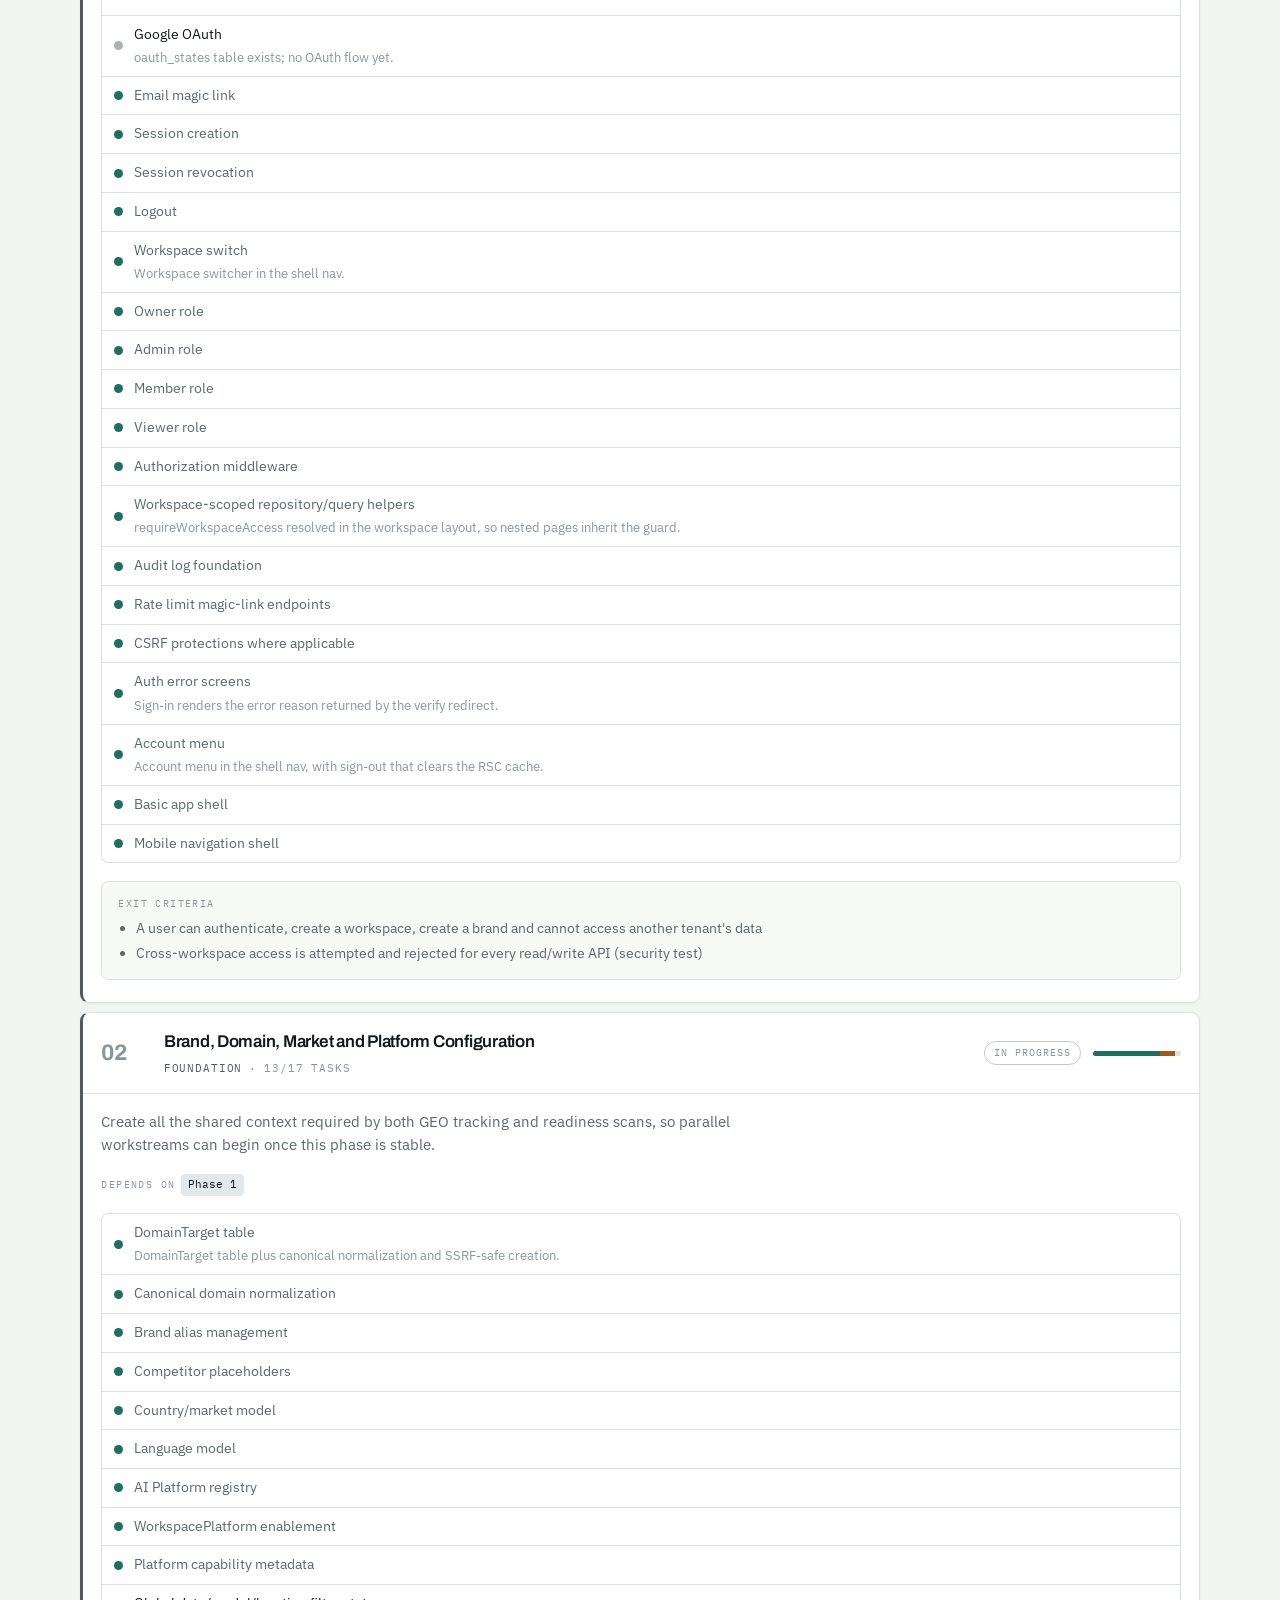
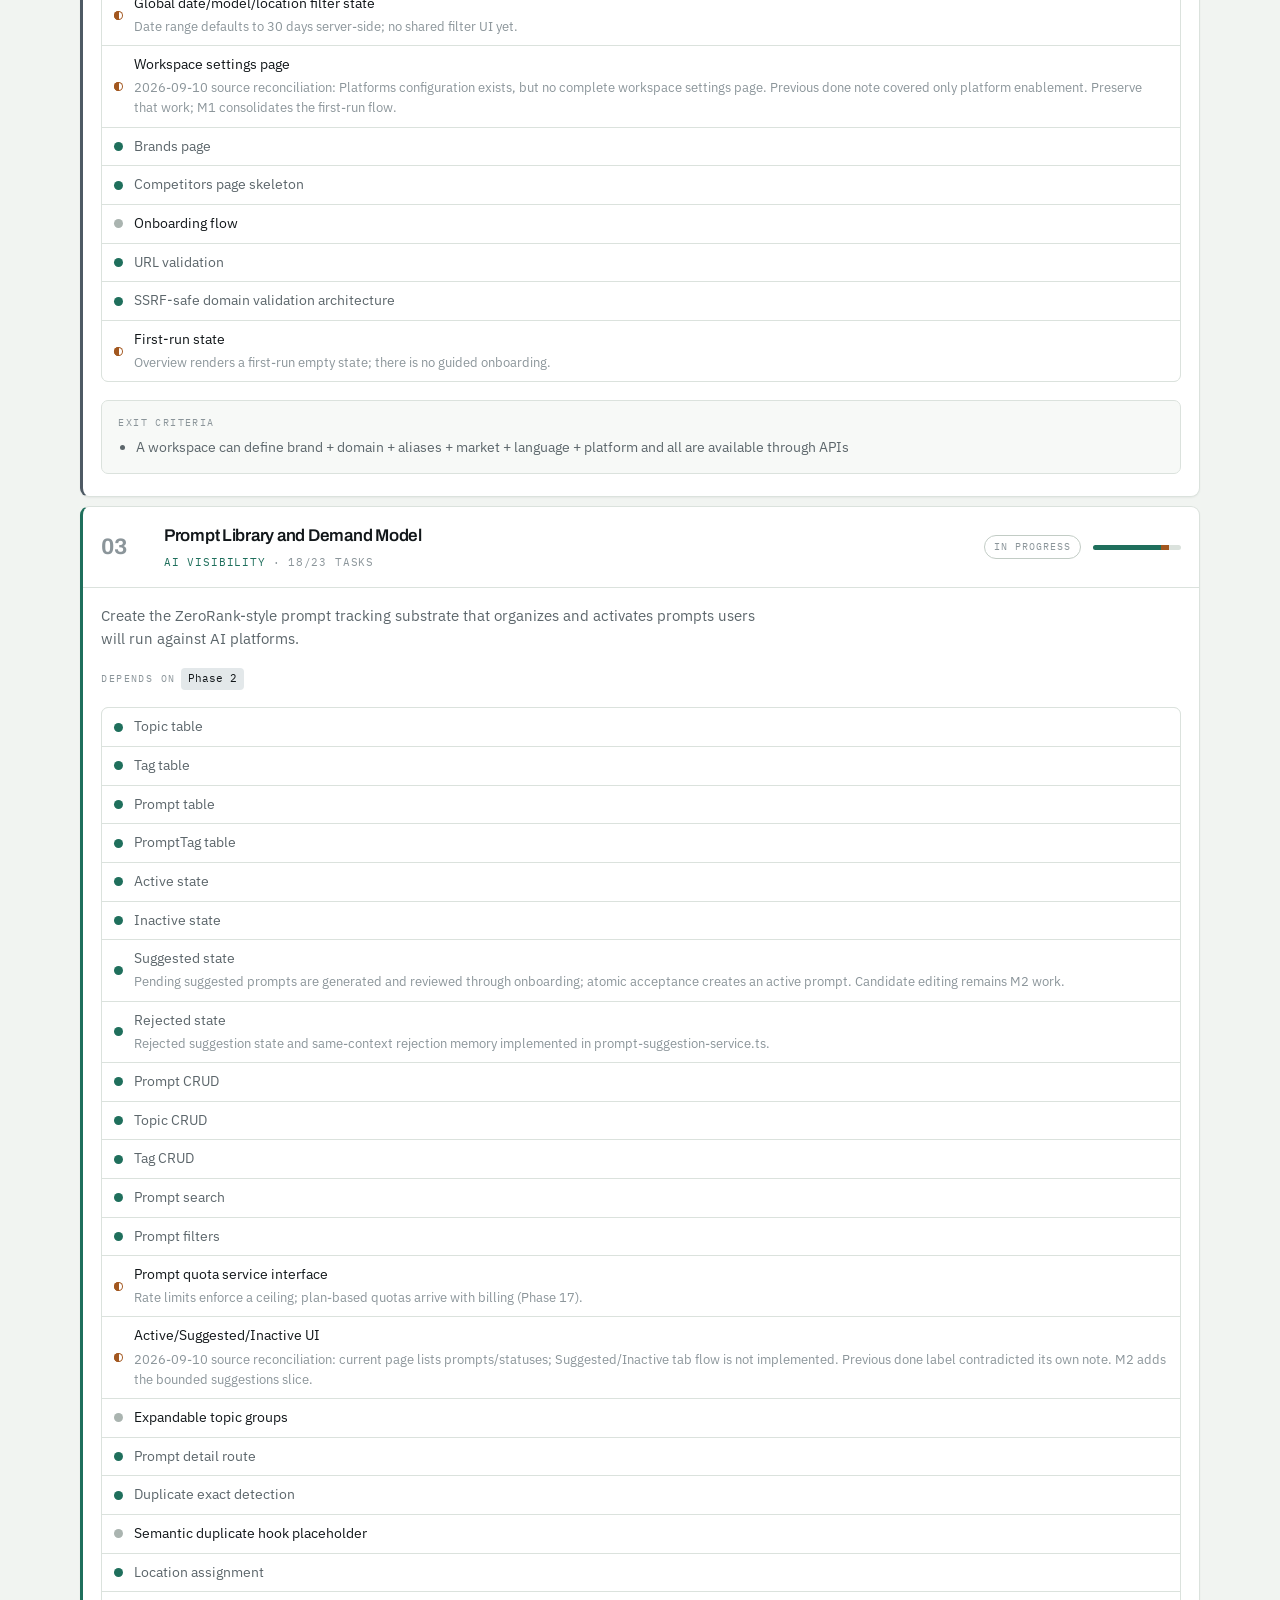
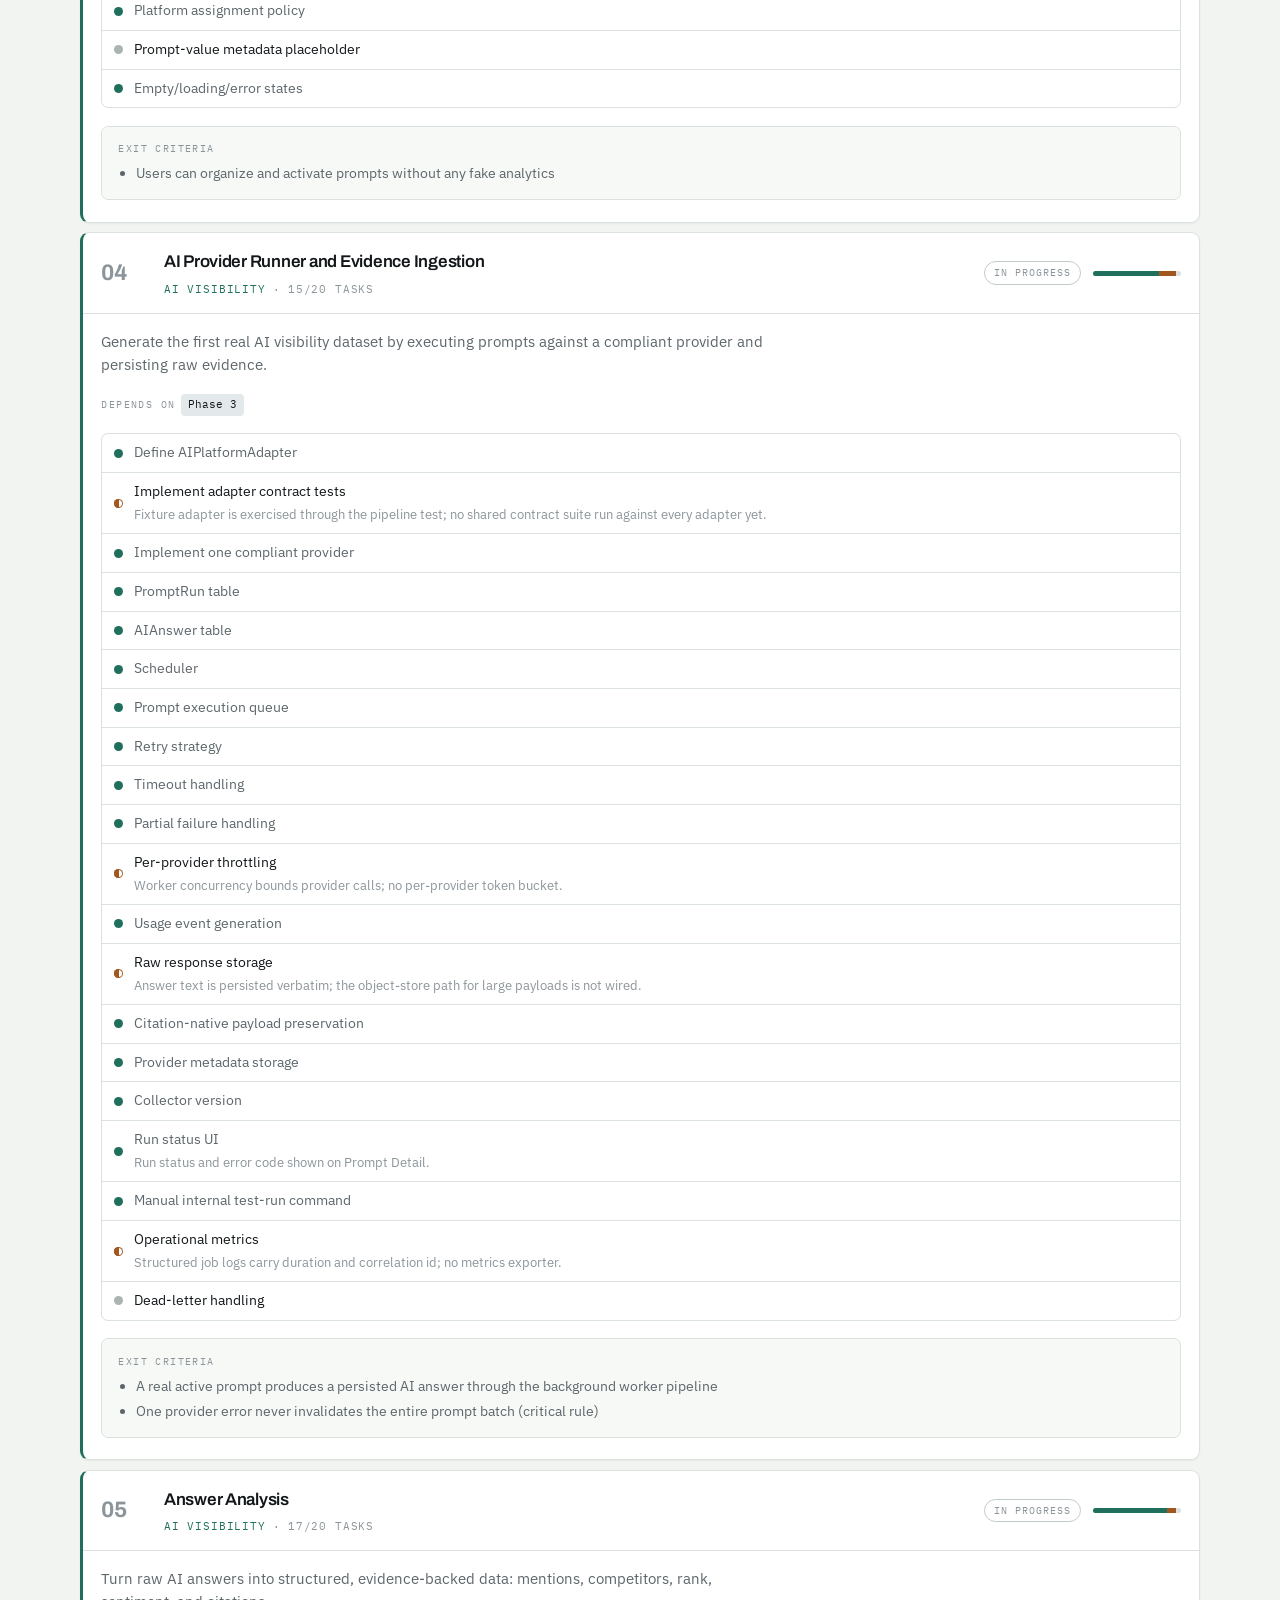
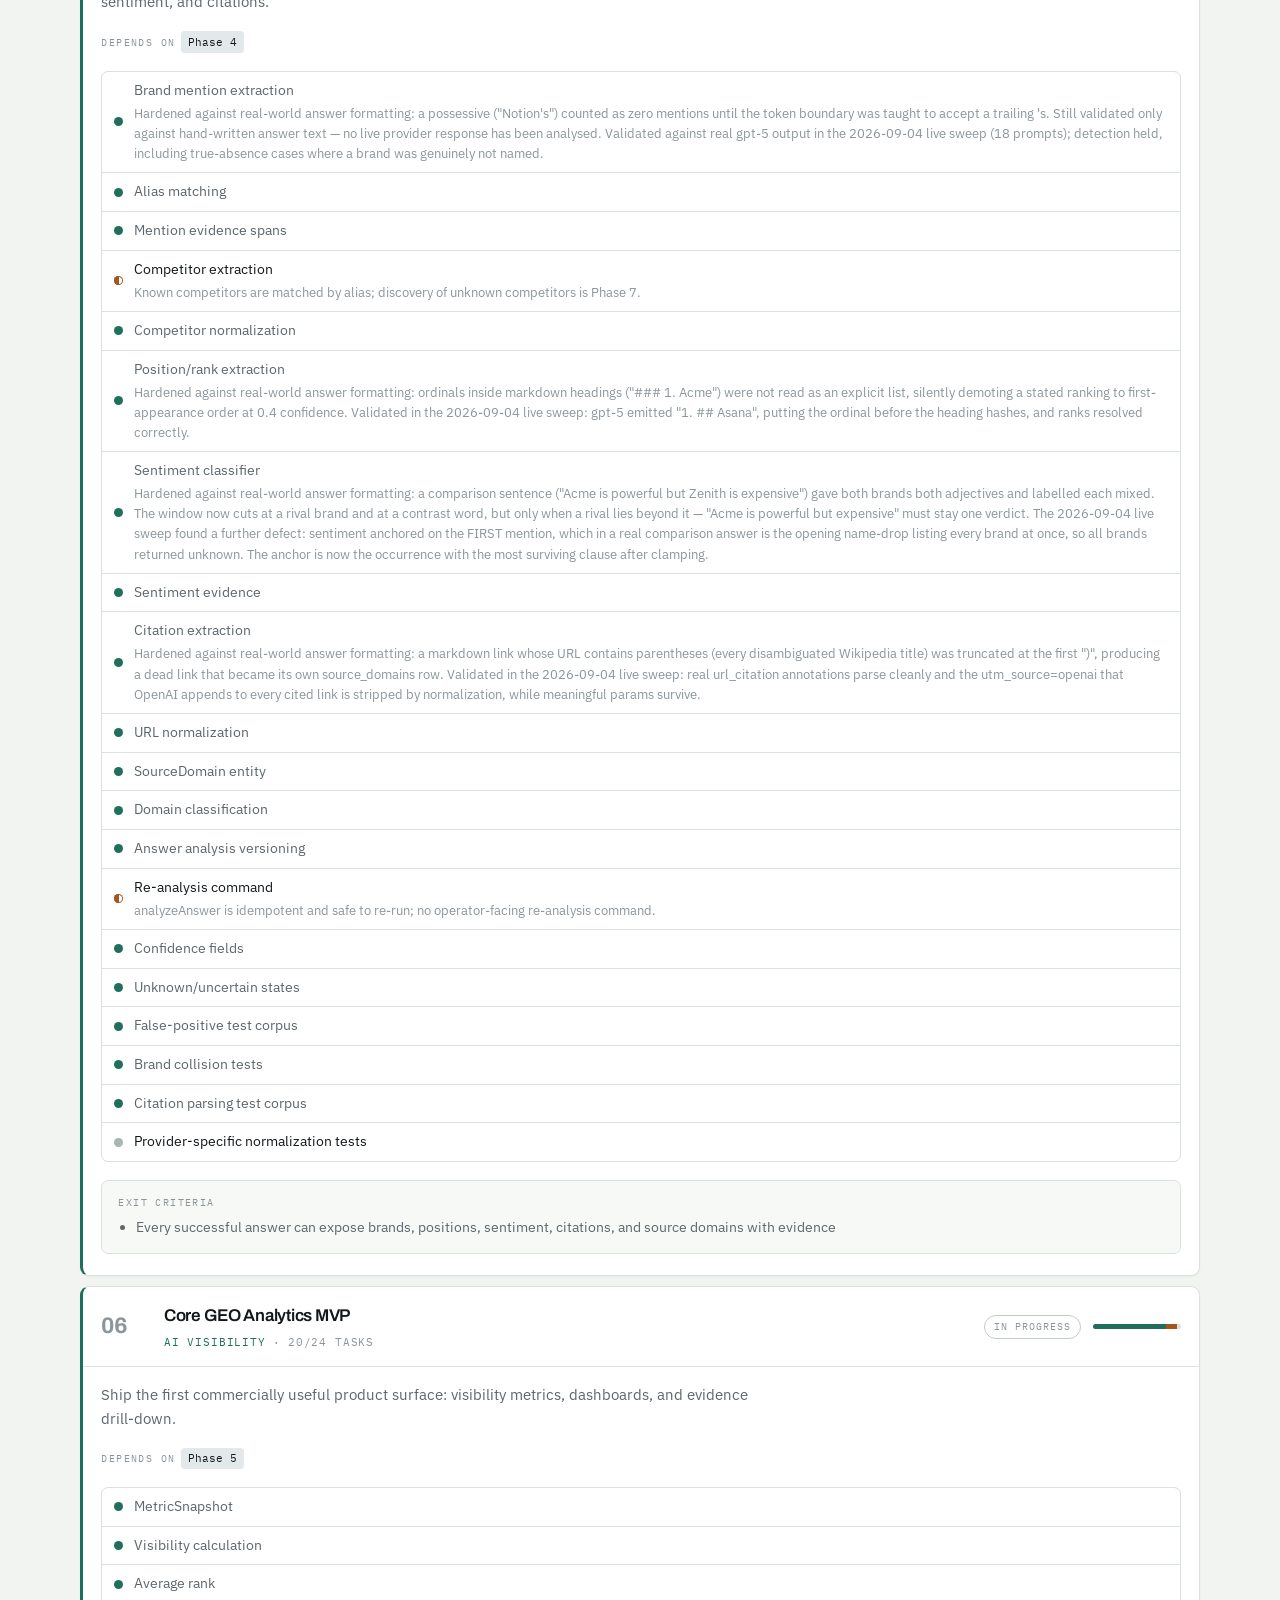
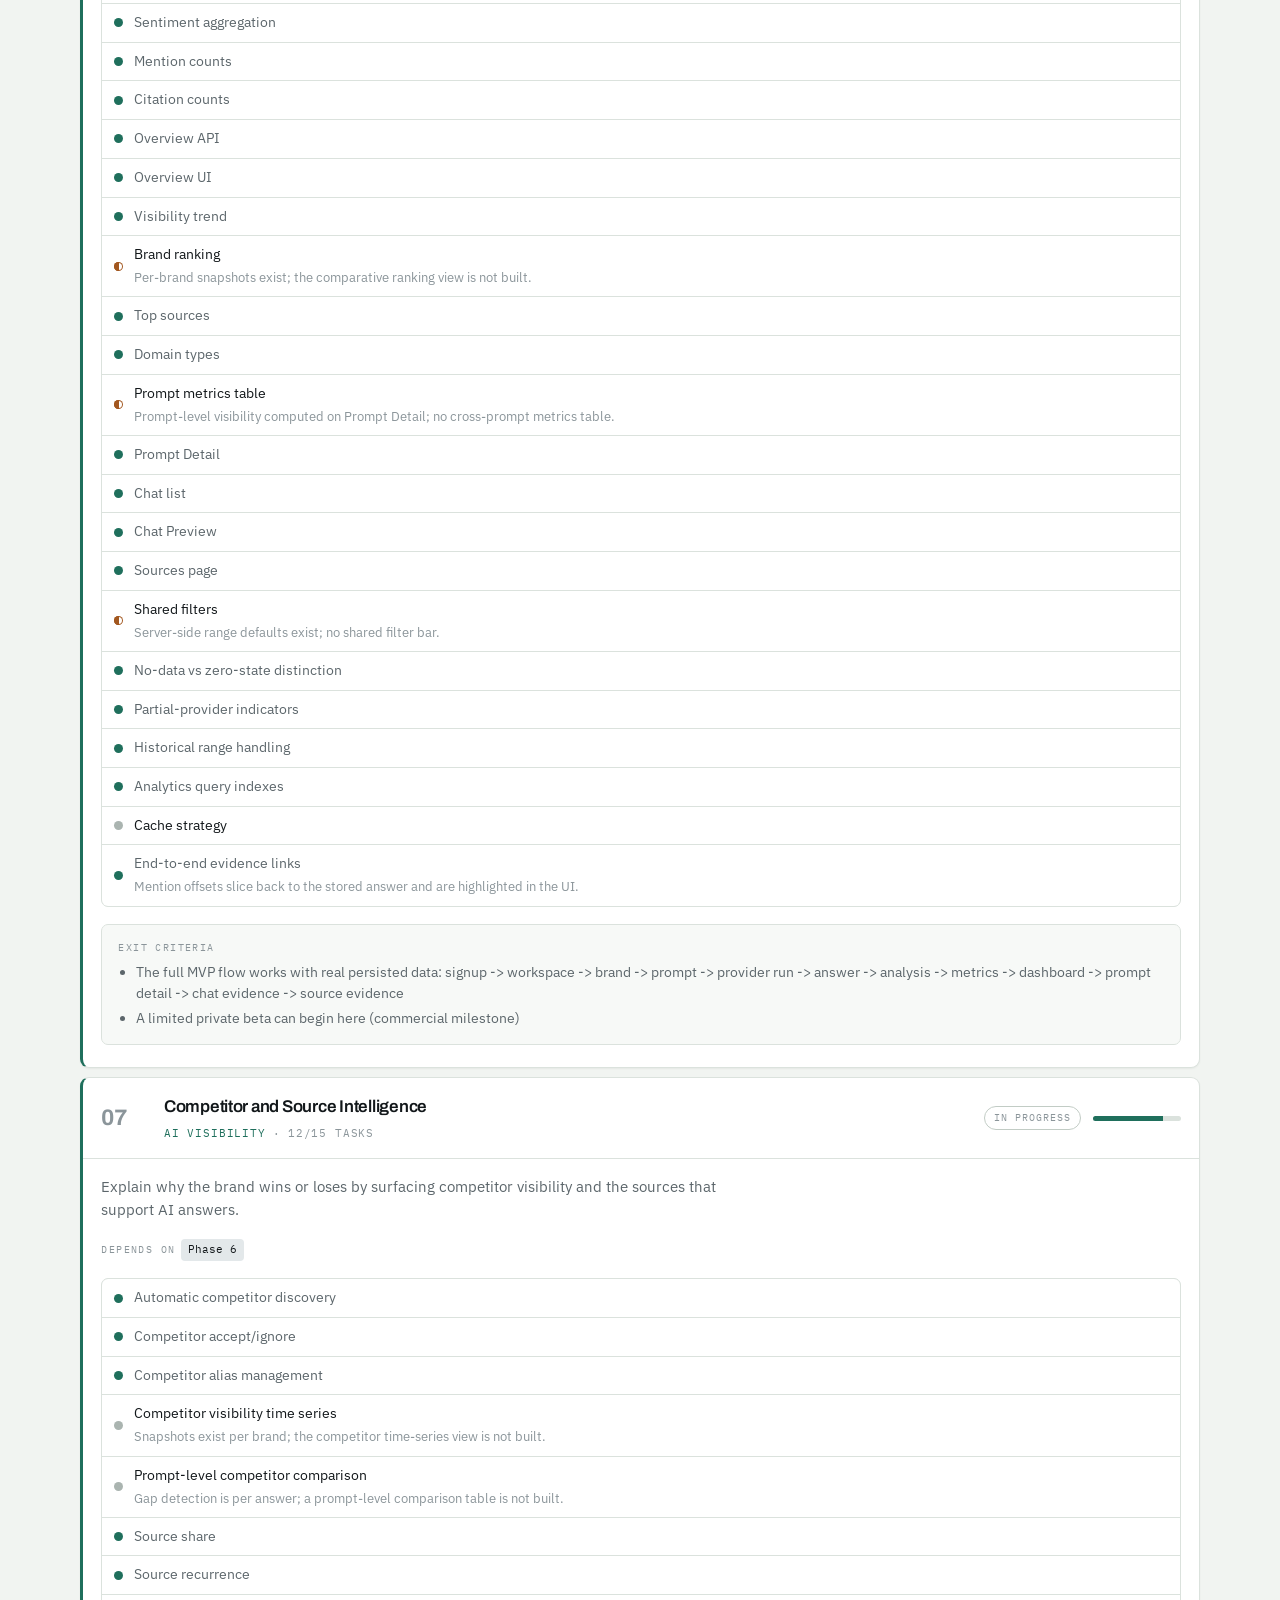
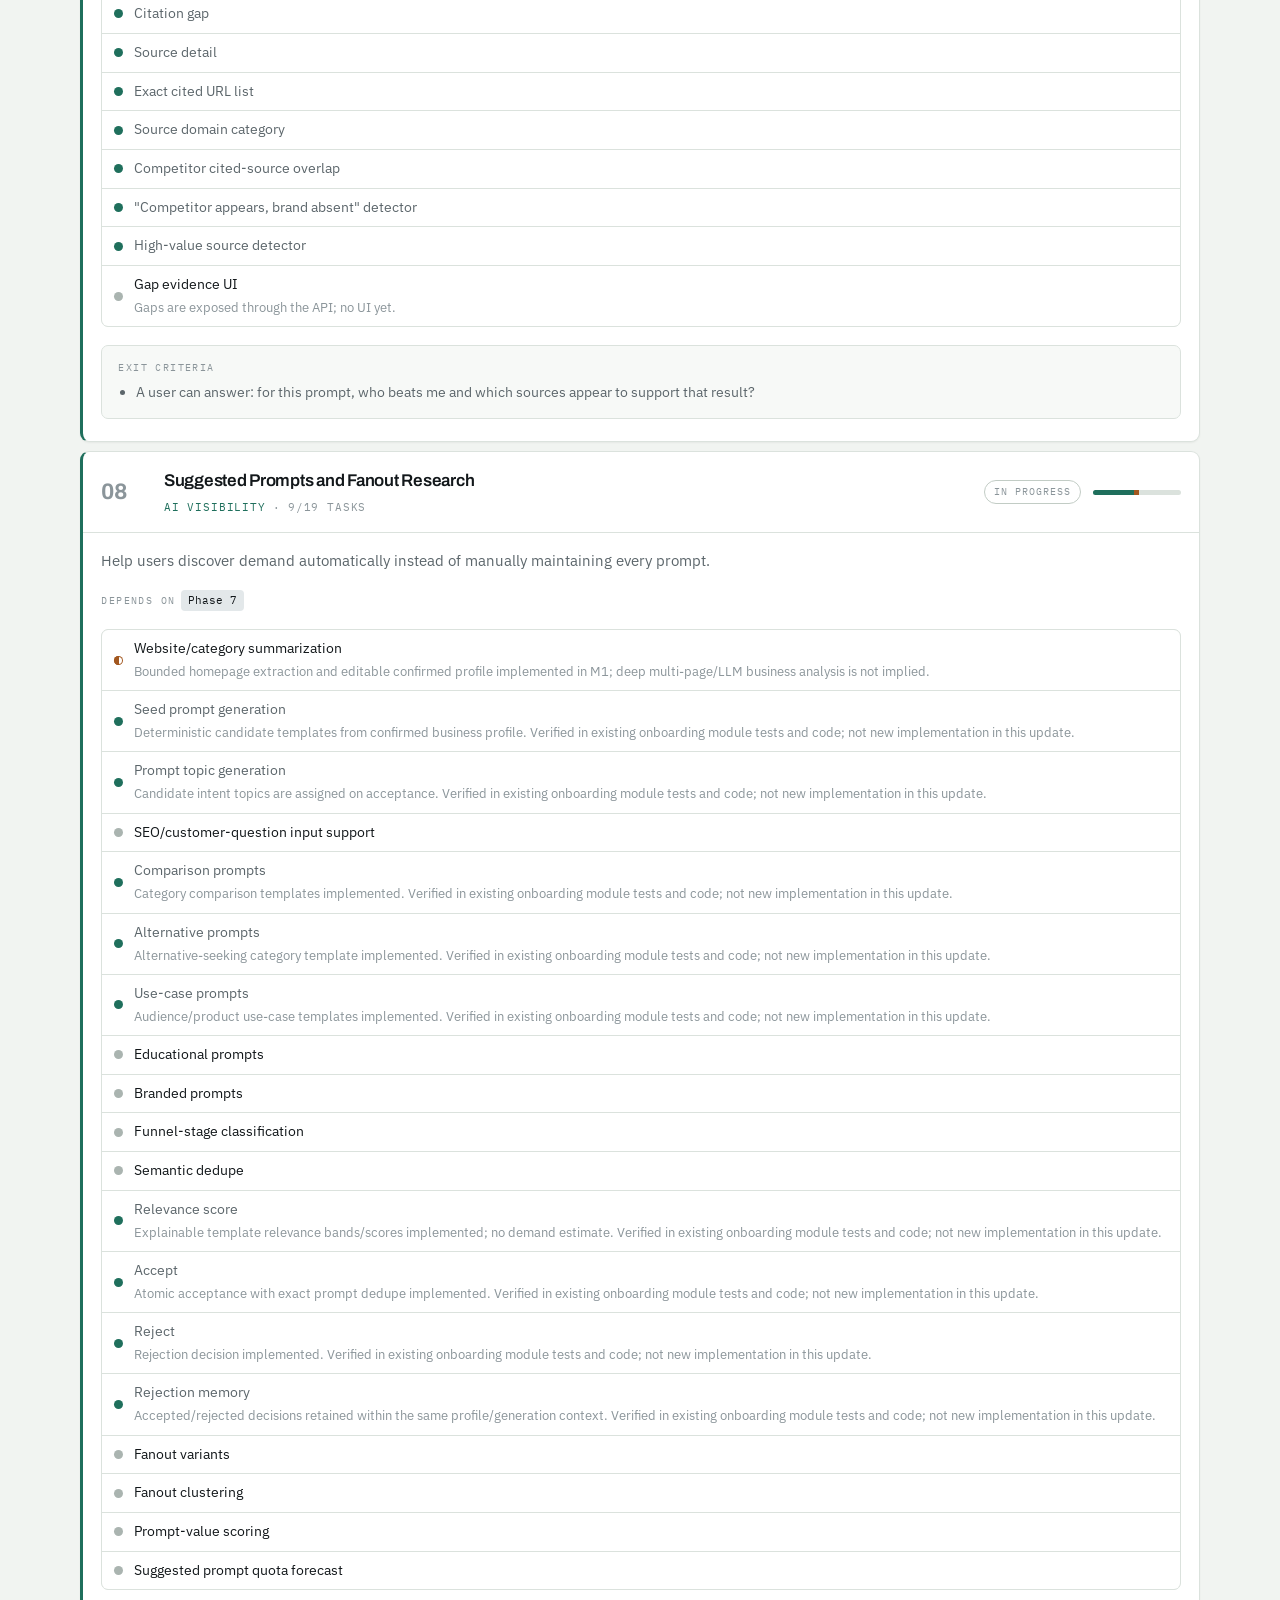
<file: roadmap.html>
<!doctype html>
<html lang="en">
<meta charset="utf-8">
<meta name="viewport" content="width=device-width, initial-scale=1">
<title>Citara Build Roadmap</title>
<link rel="preconnect" href="https://fonts.googleapis.com">
<link rel="preconnect" href="https://fonts.gstatic.com" crossorigin>
<link rel="stylesheet" href="https://fonts.googleapis.com/css2?family=Archivo:wght@500;600;700&family=IBM+Plex+Mono:wght@400;500&family=IBM+Plex+Sans:wght@400;500;600&display=swap">
<style>
:root {
  --ground: #f1f4f1;
  --panel: #ffffff;
  --panel-2: #f7f9f7;
  --ink: #12171a;
  --ink-soft: #5c666b;
  --ink-faint: #8b959a;
  --rule: #dbe2dd;
  --rule-strong: #c2ccc5;

  /* The two products stay visually separate, exactly as the scores do. */
  --geo: #1f6f5c;
  --geo-soft: #dcece7;
  --readiness: #a2571f;
  --readiness-soft: #f3e4d7;
  --support: #4e5a64;
  --support-soft: #e3e8ea;

  --done: #1f6f5c;
  --partial: #a2571f;
  --idle: #aab4b0;

  --font-display: 'Archivo', 'Helvetica Neue', Arial, sans-serif;
  --font-body: 'IBM Plex Sans', system-ui, -apple-system, sans-serif;
  --font-mono: 'IBM Plex Mono', ui-monospace, Menlo, monospace;

  --shadow: 0 1px 2px rgba(18, 23, 26, 0.05);
  --shadow-lift: 0 10px 30px -18px rgba(18, 23, 26, 0.4);
}

@media (prefers-color-scheme: dark) {
  :root:not([data-theme='light']) {
    --ground: #10151a;
    --panel: #171d22;
    --panel-2: #1c2329;
    --ink: #e7ede9;
    --ink-soft: #97a29c;
    --ink-faint: #6d7a75;
    --rule: #29323a;
    --rule-strong: #3a464e;

    --geo: #5cbba1;
    --geo-soft: #1b3730;
    --readiness: #dd9455;
    --readiness-soft: #3a2a1a;
    --support: #92a2ad;
    --support-soft: #262f36;

    --done: #5cbba1;
    --partial: #dd9455;
    --idle: #4d585f;

    --shadow: 0 1px 2px rgba(0, 0, 0, 0.4);
    --shadow-lift: 0 12px 34px -20px rgba(0, 0, 0, 0.9);
  }
}

:root[data-theme='dark'] {
  --ground: #10151a;
  --panel: #171d22;
  --panel-2: #1c2329;
  --ink: #e7ede9;
  --ink-soft: #97a29c;
  --ink-faint: #6d7a75;
  --rule: #29323a;
  --rule-strong: #3a464e;
  --geo: #5cbba1;
  --geo-soft: #1b3730;
  --readiness: #dd9455;
  --readiness-soft: #3a2a1a;
  --support: #92a2ad;
  --support-soft: #262f36;
  --done: #5cbba1;
  --partial: #dd9455;
  --idle: #4d585f;
  --shadow: 0 1px 2px rgba(0, 0, 0, 0.4);
  --shadow-lift: 0 12px 34px -20px rgba(0, 0, 0, 0.9);
}

* { box-sizing: border-box; }

body {
  margin: 0;
  background: var(--ground);
  color: var(--ink);
  font-family: var(--font-body);
  font-size: 15px;
  line-height: 1.55;
  -webkit-font-smoothing: antialiased;
}

.wrap { width: min(1120px, 100% - 2.5rem); margin-inline: auto; }

/* ---------- masthead ---------- */
.masthead { padding: 4.5rem 0 2.5rem; border-bottom: 1px solid var(--rule); }
.masthead__kicker {
  margin: 0 0 1.25rem;
  font-family: var(--font-mono);
  font-size: 11px;
  letter-spacing: 0.2em;
  text-transform: uppercase;
  color: var(--ink-faint);
}
.masthead__title {
  margin: 0 0 1rem;
  font-family: var(--font-display);
  font-weight: 700;
  font-size: clamp(2.1rem, 1.2rem + 3.6vw, 3.6rem);
  line-height: 1.02;
  letter-spacing: -0.035em;
  text-wrap: balance;
}
.masthead__lede { margin: 0; max-width: 62ch; font-size: 1.0625rem; color: var(--ink-soft); }

.summary { display: grid; gap: 1px; margin-top: 2.5rem; background: var(--rule); border: 1px solid var(--rule); border-radius: 10px; overflow: hidden; grid-template-columns: repeat(2, 1fr); }
@media (min-width: 720px) { .summary { grid-template-columns: repeat(4, 1fr); } }
.summary__cell { padding: 1.15rem 1.25rem; background: var(--panel); }
.summary__value { display: block; font-family: var(--font-display); font-size: 1.75rem; font-weight: 600; letter-spacing: -0.02em; font-variant-numeric: tabular-nums; }
.summary__label { display: block; margin-top: 0.15rem; font-family: var(--font-mono); font-size: 10.5px; letter-spacing: 0.14em; text-transform: uppercase; color: var(--ink-faint); }

/* ---------- gates ---------- */
.section { padding: 3.25rem 0; border-bottom: 1px solid var(--rule); }
.section__head { margin-bottom: 1.75rem; }
.section__title { margin: 0 0 0.4rem; font-family: var(--font-display); font-size: 1.4rem; font-weight: 600; letter-spacing: -0.02em; }
.section__note { margin: 0; max-width: 68ch; color: var(--ink-soft); font-size: 0.9375rem; }

.gates { display: grid; gap: 1.25rem; }
@media (min-width: 860px) { .gates { grid-template-columns: 1fr 1fr; } }
.gate { padding: 1.5rem; border: 1px solid var(--rule); border-radius: 10px; background: var(--panel); box-shadow: var(--shadow); border-top: 3px solid var(--support); }
.gate--geo { border-top-color: var(--geo); }
.gate--readiness { border-top-color: var(--readiness); }
.gate__label { margin: 0 0 0.35rem; font-family: var(--font-mono); font-size: 10.5px; letter-spacing: 0.16em; text-transform: uppercase; color: var(--ink-faint); }
.gate__title { margin: 0 0 0.9rem; font-family: var(--font-display); font-size: 1.15rem; font-weight: 600; letter-spacing: -0.015em; }
.gate__chain { display: flex; flex-wrap: wrap; gap: 0.35rem; margin: 0; padding: 0; list-style: none; }
.gate__chain li { font-family: var(--font-mono); font-size: 11.5px; padding: 0.2rem 0.5rem; border-radius: 4px; background: var(--panel-2); border: 1px solid var(--rule); color: var(--ink-soft); }
.gate--geo .gate__chain li { background: var(--geo-soft); border-color: transparent; color: var(--ink); }
.gate--readiness .gate__chain li { background: var(--readiness-soft); border-color: transparent; color: var(--ink); }

/* ---------- controls ---------- */
.controls { display: flex; flex-wrap: wrap; gap: 0.6rem; align-items: center; margin-bottom: 1.5rem; position: sticky; top: 0; z-index: 5; padding: 0.85rem 0; background: linear-gradient(var(--ground) 78%, transparent); }
.search { flex: 1 1 15rem; padding: 0.55rem 0.75rem; border: 1px solid var(--rule-strong); border-radius: 7px; background: var(--panel); color: var(--ink); font: inherit; font-size: 0.875rem; }
.search:focus { outline: 2px solid var(--geo); outline-offset: 1px; }
.chip { padding: 0.4rem 0.7rem; border: 1px solid var(--rule-strong); border-radius: 999px; background: var(--panel); color: var(--ink-soft); font-family: var(--font-mono); font-size: 11px; letter-spacing: 0.06em; cursor: pointer; transition: border-color 140ms ease, color 140ms ease; }
.chip:hover { border-color: var(--ink-faint); color: var(--ink); }
.chip[aria-pressed='true'] { background: var(--ink); border-color: var(--ink); color: var(--ground); }
.chip--geo[aria-pressed='true'] { background: var(--geo); border-color: var(--geo); color: #fff; }
.chip--readiness[aria-pressed='true'] { background: var(--readiness); border-color: var(--readiness); color: #fff; }

/* ---------- phases ---------- */
.phases { display: grid; gap: 0.6rem; }
.phase { scroll-margin-top: 5.5rem; border: 1px solid var(--rule); border-left: 3px solid var(--support); border-radius: 9px; background: var(--panel); box-shadow: var(--shadow); overflow: hidden; }
.phase[data-track='geo'] { border-left-color: var(--geo); }
.phase[data-track='readiness'] { border-left-color: var(--readiness); }
.phase[hidden] { display: none; }

.phase__summary { display: grid; grid-template-columns: 3rem 1fr auto; gap: 0.9rem; align-items: center; padding: 1rem 1.15rem; cursor: pointer; list-style: none; }
.phase__summary::-webkit-details-marker { display: none; }
.phase__summary:hover { background: var(--panel-2); }
.phase__num { font-family: var(--font-display); font-size: 1.4rem; font-weight: 700; color: var(--ink-faint); font-variant-numeric: tabular-nums; letter-spacing: -0.03em; }
.phase__main { min-width: 0; }
.phase__title { margin: 0; font-family: var(--font-display); font-size: 1.0625rem; font-weight: 600; letter-spacing: -0.015em; }
.phase__meta { display: flex; flex-wrap: wrap; gap: 0.45rem; align-items: center; margin-top: 0.3rem; font-family: var(--font-mono); font-size: 10.5px; letter-spacing: 0.08em; text-transform: uppercase; color: var(--ink-faint); }
.phase__track { color: var(--support); }
.phase[data-track='geo'] .phase__track { color: var(--geo); }
.phase[data-track='readiness'] .phase__track { color: var(--readiness); }
.phase__aside { display: flex; align-items: center; gap: 0.75rem; }

.pill { padding: 0.2rem 0.55rem; border-radius: 999px; font-family: var(--font-mono); font-size: 10px; letter-spacing: 0.1em; text-transform: uppercase; border: 1px solid var(--rule-strong); color: var(--ink-faint); white-space: nowrap; }
.pill--done { border-color: transparent; background: var(--geo-soft); color: var(--done); }
.pill--in-progress { border-color: transparent; background: var(--readiness-soft); color: var(--partial); }

.bar { width: 5.5rem; height: 5px; border-radius: 999px; background: var(--rule); overflow: hidden; display: flex; }
.bar__done { background: var(--done); }
.bar__partial { background: var(--partial); }

.phase__body { padding: 0 1.15rem 1.35rem 1.15rem; border-top: 1px solid var(--rule); }
.phase__goal { margin: 1rem 0 1.1rem; max-width: 74ch; color: var(--ink-soft); font-size: 0.9375rem; }
.deps { display: flex; flex-wrap: wrap; gap: 0.35rem; margin-bottom: 1.1rem; align-items: baseline; }
.deps__label { font-family: var(--font-mono); font-size: 10px; letter-spacing: 0.14em; text-transform: uppercase; color: var(--ink-faint); }
.deps a { font-family: var(--font-mono); font-size: 11px; padding: 0.15rem 0.45rem; border-radius: 4px; background: var(--support-soft); color: var(--ink); text-decoration: none; }
.deps a:hover { text-decoration: underline; }

.tasks { list-style: none; margin: 0; padding: 0; display: grid; gap: 1px; background: var(--rule); border: 1px solid var(--rule); border-radius: 7px; overflow: hidden; }
.task { display: grid; grid-template-columns: auto 1fr; gap: 0.65rem; padding: 0.5rem 0.75rem; background: var(--panel); align-items: baseline; font-size: 0.875rem; }
.task[hidden] { display: none; }
.task__marker { width: 9px; height: 9px; border-radius: 50%; background: var(--idle); flex-shrink: 0; align-self: center; }
.task--done .task__marker { background: var(--done); }
.task--partial .task__marker { background: linear-gradient(90deg, var(--partial) 50%, transparent 50%); box-shadow: inset 0 0 0 1px var(--partial); }
.task--done .task__title { color: var(--ink-soft); }
.task__note { display: block; margin-top: 0.15rem; font-size: 0.8125rem; color: var(--ink-faint); }
mark { background: var(--readiness-soft); color: inherit; padding: 0 0.1em; border-radius: 2px; }

.exit { margin-top: 1.1rem; padding: 0.9rem 1rem; border-radius: 7px; background: var(--panel-2); border: 1px solid var(--rule); }
.exit__label { margin: 0 0 0.4rem; font-family: var(--font-mono); font-size: 10px; letter-spacing: 0.14em; text-transform: uppercase; color: var(--ink-faint); }
.exit ul { margin: 0; padding-left: 1.1rem; font-size: 0.875rem; color: var(--ink-soft); }
.exit li + li { margin-top: 0.2rem; }

/* ---------- releases ---------- */
.releases { display: grid; gap: 0.6rem; counter-reset: release; }
.release { display: grid; grid-template-columns: 2.25rem 1fr; gap: 1rem; padding: 1.1rem 1.25rem; border: 1px solid var(--rule); border-radius: 9px; background: var(--panel); box-shadow: var(--shadow); }
.release__letter { font-family: var(--font-display); font-weight: 700; font-size: 1.3rem; color: var(--ink-faint); letter-spacing: -0.03em; }
.release__name { margin: 0 0 0.25rem; font-family: var(--font-display); font-size: 1rem; font-weight: 600; }
.release__summary { margin: 0 0 0.6rem; font-size: 0.875rem; color: var(--ink-soft); max-width: 74ch; }
.release__phases { display: flex; flex-wrap: wrap; gap: 0.3rem; }
.release__phases a { font-family: var(--font-mono); font-size: 10.5px; padding: 0.15rem 0.42rem; border-radius: 4px; background: var(--support-soft); color: var(--ink); text-decoration: none; }

/* ---------- acceptance ---------- */
.accept { display: grid; gap: 1rem; }
@media (min-width: 760px) { .accept { grid-template-columns: 1fr 1fr; } }
.accept__card { padding: 1.15rem 1.3rem; border: 1px solid var(--rule); border-radius: 9px; background: var(--panel); }
.accept__id { font-family: var(--font-mono); font-size: 10.5px; letter-spacing: 0.12em; color: var(--ink-faint); }
.accept__title { margin: 0.2rem 0 0.7rem; font-family: var(--font-display); font-size: 1rem; font-weight: 600; }
.accept__card ol { margin: 0; padding-left: 1.15rem; font-size: 0.8438rem; color: var(--ink-soft); }
.accept__card li + li { margin-top: 0.15rem; }

.legend { display: flex; flex-wrap: wrap; gap: 1rem; margin-top: 1.25rem; font-size: 0.8125rem; color: var(--ink-soft); }
.legend span { display: inline-flex; align-items: center; gap: 0.4rem; }
.legend i { width: 9px; height: 9px; border-radius: 50%; background: var(--idle); }

footer { padding: 2.5rem 0 4rem; color: var(--ink-faint); font-size: 0.8125rem; }
footer code { font-family: var(--font-mono); }

@media (prefers-reduced-motion: reduce) { * { transition: none !important; animation: none !important; } }
.masthead__back { color: inherit; text-underline-offset: 0.2em; }
.masthead__back:hover { color: var(--accent, currentColor); }
.release-progress { display: grid; grid-template-columns: repeat(auto-fit, minmax(min(100%, 260px), 1fr)); gap: 1.5rem; }
.release-progress article { background: var(--panel); border: 1px solid var(--rule); padding: 1.25rem; border-radius: 12px; }
.release-progress ul { padding-inline-start: 1.25rem; }
.release-progress li { margin-block: .7rem; }
.package-list { display: grid; gap: .75rem; }
.package-list details { padding: 1rem; background: var(--panel); border: 1px solid var(--rule); border-radius: 8px; }
.package-list summary { cursor: pointer; overflow-wrap: anywhere; }
.package-list p { margin-top: .6rem; }
</style>

<header class="masthead">
  <div class="wrap">
    <p class="masthead__kicker"><a class="masthead__back" href="./">Citara</a> · implementation plan</p>
    <h1 class="masthead__title">First tester:<br>measure and explain.</h1>
    <p class="masthead__lede">
      The immediate release connects business setup, useful prompts, live AI answers, competitive
      gaps and an evidence-backed next action. Existing Agent Readiness stays available as a
      separate capability. The preserved phase backlog below is not a tester-readiness percentage.
    </p>

    <div class="summary">
      <div class="summary__cell"><span class="summary__value">23</span><span class="summary__label">Phases</span></div>
      <div class="summary__cell"><span class="summary__value">459</span><span class="summary__label">Tasks</span></div>
      <div class="summary__cell"><span class="summary__value">211</span><span class="summary__label">Done</span></div>
      <div class="summary__cell"><span class="summary__value">25</span><span class="summary__label">In progress</span></div>
    </div>
  </div>
</header>

<section class="section" id="current-status">
  <div class="wrap">
    <div class="section__head">
      <h2 class="section__title">Current release status</h2>
      <p class="section__note">Updated 2026-09-12 · deployed revision <code>72d1f43</code></p>
    </div>
    <p>Measure + Explain is deployed and engineering checks passed. Full roadmap reconciled with the supplied strategy; M2 candidate editing and independent M8 acceptance remain open.</p>
    <p><a href="https://citara.ceylan.world">Open the tester application</a></p>
    <div class="release-progress">
      <article><h3>Completed and verified</h3><ul><li>Hetzner HTTPS deployment, database, cache and worker are healthy.</li><li>Tester confirmed email sign-in; public redirects and token replay protection verified.</li><li>Six-language UI, Arabic RTL and downloadable how-to guides deployed.</li><li>901 unit/integration tests passed; public language switching and mobile session preservation passed.</li><li>Live OpenAI run completed in 82 seconds: actual model/provenance stored, 10 citations and one evidence-linked recommendation verified. Repeat collection created no duplicate.</li><li>All 10 desktop/mobile browser tests passed against production build 72d1f43 in 24.8 seconds, including six languages and Arabic RTL.</li><li>Production-style test sign-in uses an isolated local inbox; dedicated test database/cache guards and cleanup verified. Ten harness unit tests passed.</li><li>September 12: full strategy reconciliation, official-source revalidation and corrected legacy task inventory; no product features added by this documentation change.</li></ul></article>
      <article><h3>Current work</h3><ul></ul></article>
      <article><h3>Still pending</h3><ul><li>M2: edit a pending suggested prompt before acceptance, retaining provenance, dedupe and accepted-prompt history.</li><li>M8: independent tester and keyboard walkthrough; record feedback after closing the M2 gap.</li><li>B0: editable content brief after the MVP gate. Diagnose/optimize V0.2; closed loop V0.3; impact V1; readiness V2; applicable commerce V2+/V3.</li></ul></article>
    </div>
  </div>
</section>

<section class="section" id="work-packages">
  <div class="wrap">
    <div class="section__head">
      <h2 class="section__title">Release work packages</h2>
      <p class="section__note">Implementation describes the code. Acceptance describes verified outcomes. Partial acceptance keeps the remaining checks visible.</p>
    </div>
    <div class="package-list">
      <details open>
        <summary><strong>M0 · Tester environment and access</strong> — mvp</summary>
        <p>Implementation: <strong>IMPLEMENTED</strong> · Acceptance: <strong>PARTIAL</strong></p>
        <p>HTTPS deployment, email sign-in, secure sessions, database/cache and worker verified. On 2026-09-11 one normal queued OpenAI run completed in 82 seconds; open email signup is intentional. Independent tester walkthrough remains pending.</p>
      </details><details>
        <summary><strong>M1 · Business and competitors</strong> — mvp</summary>
        <p>Implementation: <strong>IMPLEMENTED</strong> · Acceptance: <strong>PARTIAL</strong></p>
        <p>Guided bounded extraction/manual fallback, editable confirmed profile, primary brand/aliases and competitor entry implemented. Relevant automated module checks passed on 2026-09-11; the complete desktop/mobile browser workflow and a separate live production collection passed on 2026-09-11. Independent tester acceptance remains pending.</p>
      </details><details>
        <summary><strong>M2 · Prompt suggestions and intent</strong> — mvp</summary>
        <p>Implementation: <strong>PARTIAL</strong> · Acceptance: <strong>PARTIAL</strong></p>
        <p>Templates, intent/relevance, provenance, accept/reject, dedupe and rejection memory implemented and tested. Pending candidate text cannot yet be edited as specified: remaining M2 slice must preserve immutable accepted prompts and history. UI translation does not translate English generated prompts.</p>
      </details><details>
        <summary><strong>M3 · Live collection and provenance</strong> — mvp</summary>
        <p>Implementation: <strong>IMPLEMENTED</strong> · Acceptance: <strong>PARTIAL</strong></p>
        <p>Live production collection verified on 2026-09-11: gpt-5-2025-08-07, collector-2, analysis-1, actual answer provenance and 10 citations retained. Repeating Collect now created zero new runs. Controlled fixtures remain confined to the isolated test database.</p>
      </details><details>
        <summary><strong>M4 · Trustworthy metrics</strong> — mvp</summary>
        <p>Implementation: <strong>IMPLEMENTED</strong> · Acceptance: <strong>PARTIAL</strong></p>
        <p>Consistent valid-live cohorts, failed/pending states, rank sample sizes and raw-derived snapshots implemented; controlled observation oracle added. Relevant automated module checks passed on 2026-09-11; the complete desktop/mobile browser workflow and a separate live production collection passed on 2026-09-11. Independent tester acceptance remains pending.</p>
      </details><details>
        <summary><strong>M5 · Answer evidence</strong> — mvp</summary>
        <p>Implementation: <strong>IMPLEMENTED</strong> · Acceptance: <strong>PARTIAL</strong></p>
        <p>Stable scoped answer replay exposes exact text, detections, citation URLs and provider/version metadata. Relevant automated module checks passed on 2026-09-11; the complete desktop/mobile browser workflow and a separate live production collection passed on 2026-09-11. Independent tester acceptance remains pending.</p>
      </details><details>
        <summary><strong>M6 · Competitive opportunities</strong> — mvp</summary>
        <p>Implementation: <strong>IMPLEMENTED</strong> · Acceptance: <strong>PARTIAL</strong></p>
        <p>Dedicated competitor comparison, real prompt losses and explained qualitative opportunity implemented. Relevant automated module checks passed on 2026-09-11; the complete desktop/mobile browser workflow and a separate live production collection passed on 2026-09-11. Independent tester acceptance remains pending.</p>
      </details><details>
        <summary><strong>M7 · Evidence-linked recommendations</strong> — mvp</summary>
        <p>Implementation: <strong>IMPLEMENTED</strong> · Acceptance: <strong>PARTIAL</strong></p>
        <p>Top three evidence-linked competitive/citation actions, refreshable claims and existing lifecycle implemented. Relevant automated module checks passed on 2026-09-11; the complete desktop/mobile browser workflow and a separate live production collection passed on 2026-09-11. Independent tester acceptance remains pending.</p>
      </details><details open>
        <summary><strong>M8 · Full workflow and release acceptance</strong> — mvp</summary>
        <p>Implementation: <strong>PARTIAL</strong> · Acceptance: <strong>PARTIAL</strong></p>
        <p>Engineering verification passed on 2026-09-11: all 10 desktop/mobile browser tests against production artifact 72d1f43 (24.8 seconds); separate live queued OpenAI run, answer replay and evidence-linked recommendation verified through the deployed UI. QA records cleaned or archived and sessions revoked. Unaided tester and keyboard walkthrough remain pending; acceptance stays PARTIAL. September 12 reconciliation identified unmet M2 candidate-editing acceptance; existing passing tests do not cover that missing behavior.</p>
      </details><details>
        <summary><strong>A0 · Optional static readiness</strong> — mvp</summary>
        <p>Implementation: <strong>IMPLEMENTED</strong> · Acceptance: <strong>NOT VERIFIED</strong></p>
        <p>Optional existing scan; not an MVP gate.</p>
      </details><details>
        <summary><strong>B0 · Editable content brief</strong> — v0-2</summary>
        <p>Implementation: <strong>PLANNED</strong> · Acceptance: <strong>NOT VERIFIED</strong></p>
        <p>First post-MVP implementation: editable/copyable brief linked to a supported recommendation. Content schema only; no working brief service/UI. Entry: close M2/M8 and use tester feedback. Publishing remains L2.</p>
      </details><details>
        <summary><strong>D1 · Content audit and Bot View</strong> — v0-2</summary>
        <p>Implementation: <strong>PARTIAL</strong> · Acceptance: <strong>NOT VERIFIED</strong></p>
        <p>Acceptance and scope are canonical in the Markdown package; no implementation completed by this update.</p>
      </details><details>
        <summary><strong>D2 · Citation graph and sources</strong> — v0-2</summary>
        <p>Implementation: <strong>PARTIAL</strong> · Acceptance: <strong>NOT VERIFIED</strong></p>
        <p>Acceptance and scope are canonical in the Markdown package; no implementation completed by this update.</p>
      </details><details>
        <summary><strong>D3 · Demand and search gaps</strong> — v0-2</summary>
        <p>Implementation: <strong>RESEARCH</strong> · Acceptance: <strong>NOT VERIFIED</strong></p>
        <p>Acceptance and scope are canonical in the Markdown package; no implementation completed by this update.</p>
      </details><details>
        <summary><strong>D4 · History and meaningful alerts</strong> — v0-2</summary>
        <p>Implementation: <strong>PARTIAL</strong> · Acceptance: <strong>NOT VERIFIED</strong></p>
        <p>Acceptance and scope are canonical in the Markdown package; no implementation completed by this update.</p>
      </details><details>
        <summary><strong>D5 · Recommendation impact ranking</strong> — v0-2</summary>
        <p>Implementation: <strong>PARTIAL</strong> · Acceptance: <strong>NOT VERIFIED</strong></p>
        <p>Acceptance and scope are canonical in the Markdown package; no implementation completed by this update.</p>
      </details><details>
        <summary><strong>L1 · Experiments and remeasurement</strong> — v0-3</summary>
        <p>Implementation: <strong>PLANNED</strong> · Acceptance: <strong>NOT VERIFIED</strong></p>
        <p>Acceptance and scope are canonical in the Markdown package; no implementation completed by this update.</p>
      </details><details>
        <summary><strong>L2 · Approved drafts and CMS</strong> — v0-3</summary>
        <p>Implementation: <strong>PLANNED</strong> · Acceptance: <strong>NOT VERIFIED</strong></p>
        <p>Acceptance and scope are canonical in the Markdown package; no implementation completed by this update.</p>
      </details><details>
        <summary><strong>L3a · Grounded analyst</strong> — v0-3</summary>
        <p>Implementation: <strong>PLANNED</strong> · Acceptance: <strong>NOT VERIFIED</strong></p>
        <p>Acceptance and scope are canonical in the Markdown package; no implementation completed by this update.</p>
      </details><details>
        <summary><strong>L3b · Public API and MCP</strong> — v0-3</summary>
        <p>Implementation: <strong>PLANNED</strong> · Acceptance: <strong>NOT VERIFIED</strong></p>
        <p>Acceptance and scope are canonical in the Markdown package; no implementation completed by this update.</p>
      </details><details>
        <summary><strong>L3c · Reports and workflows</strong> — v0-3</summary>
        <p>Implementation: <strong>PLANNED</strong> · Acceptance: <strong>NOT VERIFIED</strong></p>
        <p>Acceptance and scope are canonical in the Markdown package; no implementation completed by this update.</p>
      </details><details>
        <summary><strong>V1-I · Business impact attribution</strong> — v1</summary>
        <p>Implementation: <strong>PLANNED</strong> · Acceptance: <strong>NOT VERIFIED</strong></p>
        <p>Acceptance and scope are canonical in the Markdown package; no implementation completed by this update.</p>
      </details><details>
        <summary><strong>R1 · Agent readiness expansion</strong> — v2</summary>
        <p>Implementation: <strong>PARTIAL</strong> · Acceptance: <strong>NOT VERIFIED</strong></p>
        <p>Acceptance and scope are canonical in the Markdown package; no implementation completed by this update.</p>
      </details><details>
        <summary><strong>C1 · Agentic commerce research</strong> — v3-commerce</summary>
        <p>Implementation: <strong>RESEARCH</strong> · Acceptance: <strong>NOT VERIFIED</strong></p>
        <p>Acceptance and scope are canonical in the Markdown package; no implementation completed by this update.</p>
      </details>
    </div>
  </div>
</section>

<section class="section">
  <div class="wrap">
    <div class="section__head">
      <h2 class="section__title">Today's gate and the preserved readiness foundation</h2>
      <p class="section__note">
        First-tester acceptance requires the complete GEO workflow on live evidence. Existing
        readiness is optional; expanding it does not delay the tester. Blueprint section 0 defines
        the M0–M8 work packages and the full checklist.
      </p>
    </div>
    <div class="gates">
      <article class="gate gate--geo">
        <p class="gate__label">Required today</p>
        <h3 class="gate__title">Measure + Explain</h3>
        <ol class="gate__chain">
          <li>sign in</li>
          <li>confirmed business/domain</li>
          <li>confirmed competitors</li>
          <li>relevant proposed prompts</li>
          <li>intent/relevance</li>
          <li>supported live provider</li>
          <li>answer provenance</li>
          <li>valid mentions and positions</li>
          <li>citations</li>
          <li>explainable visibility</li>
          <li>competitive losses</li>
          <li>opportunity bands</li>
          <li>answer evidence</li>
          <li>actionable recommendation</li>
          <li>tester walkthrough</li>
        </ol>
      </article>
      <article class="gate gate--readiness">
        <p class="gate__label">Optional existing capability · expansion in V2</p>
        <h3 class="gate__title">Agent Readiness foundation</h3>
        <ol class="gate__chain">
          <li>domain</li>
          <li>scan</li>
          <li>target-kind detection</li>
          <li>methodology version</li>
          <li>applicable checks</li>
          <li>evidence</li>
          <li>layer scores</li>
          <li>overall score</li>
          <li>failed-check recommendations</li>
          <li>history</li>
          <li>targeted re-check</li>
        </ol>
      </article>
    </div>
  </div>
</section>

<section class="section" id="phases">
  <div class="wrap">
    <div class="section__head">
      <h2 class="section__title">Phases</h2>
      <p class="section__note">
        Original phase identities and detailed tasks are preserved for traceability. The release
        plan selects bounded slices from them; phase order is no longer the execution order.
        Current package priorities and known status limitations are in blueprint section 0.
      </p>
    </div>

    <div class="controls">
      <input class="search" id="search" type="search" placeholder="Search phases and tasks…" aria-label="Search phases and tasks">
      <button class="chip" data-filter-track="all" aria-pressed="true">All tracks</button>
      <button class="chip chip--geo" data-filter-track="geo" aria-pressed="false">AI Visibility</button>
      <button class="chip chip--readiness" data-filter-track="readiness" aria-pressed="false">Agent Readiness</button>
      <button class="chip" data-filter-track="foundation" aria-pressed="false">Foundation</button>
      <button class="chip" data-filter-track="platform" aria-pressed="false">Platform</button>
      <button class="chip" data-filter-track="execution" aria-pressed="false">Execution</button>
      <button class="chip" data-filter-track="devex" aria-pressed="false">DevEx</button>
      <button class="chip" data-filter-track="network" aria-pressed="false">Network</button>
      <button class="chip" id="toggle-all" aria-pressed="false">Expand all</button>
    </div>

    <div class="phases">
      <details class="phase" id="phase-0" data-track="foundation" data-status="partial" open>
        <summary class="phase__summary">
          <span class="phase__num">00</span>
          <span class="phase__main">
            <h3 class="phase__title">Product Contracts, Research Baseline and Repository Skeleton</h3>
            <span class="phase__meta">
              <span class="phase__track">Foundation</span>
              <span>·</span>
              <span>20/22 tasks</span>
            </span>
          </span>
          <span class="phase__aside">
            <span class="pill pill--partial">In progress</span>
            <span class="bar" role="img" aria-label="20 of 22 tasks done">
              <span class="bar__done" style="width:90.91%"></span>
              <span class="bar__partial" style="width:9.09%"></span>
            </span>
          </span>
        </summary>
        <div class="phase__body">
          <p class="phase__goal">Freeze product concepts, terminology, and architecture decisions before any implementation begins, and stand up a working repository skeleton.</p>
          <p class="deps"><span class="deps__label">No dependencies — this is the starting point</span></p>
          <ul class="tasks">
            <li class="task task--done" data-text="create /docs/product/product_blueprint.md from this document"><span class="task__marker" aria-hidden="true"></span><span class="task__title">Create /docs/product/PRODUCT_BLUEPRINT.md from this document</span></li>
            <li class="task task--done" data-text="create /docs/product/observed_vs_inferred.md"><span class="task__marker" aria-hidden="true"></span><span class="task__title">Create /docs/product/OBSERVED_VS_INFERRED.md</span></li>
            <li class="task task--done" data-text="create /docs/architecture/adr-0001-modular-monolith.md"><span class="task__marker" aria-hidden="true"></span><span class="task__title">Create /docs/architecture/ADR-0001-modular-monolith.md</span></li>
            <li class="task task--done" data-text="create /docs/architecture/adr-0002-evidence-first.md"><span class="task__marker" aria-hidden="true"></span><span class="task__title">Create /docs/architecture/ADR-0002-evidence-first.md</span></li>
            <li class="task task--done" data-text="create /docs/architecture/adr-0003-background-jobs.md"><span class="task__marker" aria-hidden="true"></span><span class="task__title">Create /docs/architecture/ADR-0003-background-jobs.md</span></li>
            <li class="task task--done" data-text="create /docs/architecture/adr-0004-provider-adapters.md"><span class="task__marker" aria-hidden="true"></span><span class="task__title">Create /docs/architecture/ADR-0004-provider-adapters.md</span></li>
            <li class="task task--done" data-text="create /docs/architecture/adr-0005-readiness-methodology-versioning.md"><span class="task__marker" aria-hidden="true"></span><span class="task__title">Create /docs/architecture/ADR-0005-readiness-methodology-versioning.md</span></li>
            <li class="task task--done" data-text="define core terminology (workspace, brand, prompt, prompt run, answer, source, scan, check, journey, recommendation)"><span class="task__marker" aria-hidden="true"></span><span class="task__title">Define core terminology (workspace, brand, prompt, prompt run, answer, source, scan, check, journey, recommendation)</span></li>
            <li class="task task--done" data-text="define supported mvp ai platform"><span class="task__marker" aria-hidden="true"></span><span class="task__title">Define supported MVP AI platform<span class="task__note">OpenAI Responses API selected and deployed; registry has one live adapter. September 11 queued live run verified. Other providers remain future work.</span></span></li>
            <li class="task task--partial" data-text="define legal/compliance collection method for that platform"><span class="task__marker" aria-hidden="true"></span><span class="task__title">Define legal/compliance collection method for that platform<span class="task__note">Official OpenAI API selected; no browser scraping/auth bypass. Provider terms, retention notice and commercial compliance review are not established by a successful API call.</span></span></li>
            <li class="task task--done" data-text="define initial plan model without implementing billing"><span class="task__marker" aria-hidden="true"></span><span class="task__title">Define initial plan model without implementing billing</span></li>
            <li class="task task--done" data-text="define data-retention policy"><span class="task__marker" aria-hidden="true"></span><span class="task__title">Define data-retention policy</span></li>
            <li class="task task--done" data-text="define raw-evidence storage policy"><span class="task__marker" aria-hidden="true"></span><span class="task__title">Define raw-evidence storage policy</span></li>
            <li class="task task--done" data-text="define initial error taxonomy"><span class="task__marker" aria-hidden="true"></span><span class="task__title">Define initial error taxonomy</span></li>
            <li class="task task--done" data-text="define event naming conventions"><span class="task__marker" aria-hidden="true"></span><span class="task__title">Define event naming conventions</span></li>
            <li class="task task--done" data-text="define job idempotency convention"><span class="task__marker" aria-hidden="true"></span><span class="task__title">Define job idempotency convention</span></li>
            <li class="task task--done" data-text="define correlation ids across api/job/evidence records"><span class="task__marker" aria-hidden="true"></span><span class="task__title">Define correlation IDs across API/job/evidence records</span></li>
            <li class="task task--done" data-text="build a repository-level architecture map"><span class="task__marker" aria-hidden="true"></span><span class="task__title">Build a repository-level architecture map</span></li>
            <li class="task task--done" data-text="establish unit/integration/e2e test conventions"><span class="task__marker" aria-hidden="true"></span><span class="task__title">Establish unit/integration/e2e test conventions</span></li>
            <li class="task task--partial" data-text="establish lint/type/format hooks"><span class="task__marker" aria-hidden="true"></span><span class="task__title">Establish lint/type/format hooks<span class="task__note">npm scripts and CI enforce format/type/lint/test. Git pre-commit hooks not installed.</span></span></li>
            <li class="task task--done" data-text="establish secret management policy"><span class="task__marker" aria-hidden="true"></span><span class="task__title">Establish secret management policy</span></li>
            <li class="task task--done" data-text="establish local dev environment"><span class="task__marker" aria-hidden="true"></span><span class="task__title">Establish local dev environment</span></li>
          </ul>
          <div class="exit"><p class="exit__label">Exit criteria</p><ul><li>Architecture decisions documented</li><li>No unresolved core entity naming</li><li>Test harness boots</li><li>Application runs locally</li><li>Database migrations work</li><li>Queue can execute a sample job</li></ul></div>
        </div>
      </details>
      <details class="phase" id="phase-1" data-track="platform" data-status="partial" open>
        <summary class="phase__summary">
          <span class="phase__num">01</span>
          <span class="phase__main">
            <h3 class="phase__title">Identity, Workspace and Tenant Security</h3>
            <span class="phase__meta">
              <span class="phase__track">Platform</span>
              <span>·</span>
              <span>23/24 tasks</span>
            </span>
          </span>
          <span class="phase__aside">
            <span class="pill pill--partial">In progress</span>
            <span class="bar" role="img" aria-label="23 of 24 tasks done">
              <span class="bar__done" style="width:95.83%"></span>
              <span class="bar__partial" style="width:0.00%"></span>
            </span>
          </span>
        </summary>
        <div class="phase__body">
          <p class="phase__goal">Create the secure multi-tenant foundation covering authentication, workspaces, roles, and cross-tenant isolation.</p>
          <p class="deps"><span class="deps__label">Depends on</span> <a href="#phase-0">Phase 0</a></p>
          <ul class="tasks">
            <li class="task task--done" data-text="user table"><span class="task__marker" aria-hidden="true"></span><span class="task__title">User table</span></li>
            <li class="task task--done" data-text="workspace table"><span class="task__marker" aria-hidden="true"></span><span class="task__title">Workspace table</span></li>
            <li class="task task--done" data-text="workspacemembership table"><span class="task__marker" aria-hidden="true"></span><span class="task__title">WorkspaceMembership table</span></li>
            <li class="task task--done" data-text="brand table"><span class="task__marker" aria-hidden="true"></span><span class="task__title">Brand table</span></li>
            <li class="task task--done" data-text="brandalias table"><span class="task__marker" aria-hidden="true"></span><span class="task__title">BrandAlias table</span></li>
            <li class="task task--not-started" data-text="google oauth"><span class="task__marker" aria-hidden="true"></span><span class="task__title">Google OAuth<span class="task__note">oauth_states table exists; no OAuth flow yet.</span></span></li>
            <li class="task task--done" data-text="email magic link"><span class="task__marker" aria-hidden="true"></span><span class="task__title">Email magic link</span></li>
            <li class="task task--done" data-text="session creation"><span class="task__marker" aria-hidden="true"></span><span class="task__title">Session creation</span></li>
            <li class="task task--done" data-text="session revocation"><span class="task__marker" aria-hidden="true"></span><span class="task__title">Session revocation</span></li>
            <li class="task task--done" data-text="logout"><span class="task__marker" aria-hidden="true"></span><span class="task__title">Logout</span></li>
            <li class="task task--done" data-text="workspace switch"><span class="task__marker" aria-hidden="true"></span><span class="task__title">Workspace switch<span class="task__note">Workspace switcher in the shell nav.</span></span></li>
            <li class="task task--done" data-text="owner role"><span class="task__marker" aria-hidden="true"></span><span class="task__title">Owner role</span></li>
            <li class="task task--done" data-text="admin role"><span class="task__marker" aria-hidden="true"></span><span class="task__title">Admin role</span></li>
            <li class="task task--done" data-text="member role"><span class="task__marker" aria-hidden="true"></span><span class="task__title">Member role</span></li>
            <li class="task task--done" data-text="viewer role"><span class="task__marker" aria-hidden="true"></span><span class="task__title">Viewer role</span></li>
            <li class="task task--done" data-text="authorization middleware"><span class="task__marker" aria-hidden="true"></span><span class="task__title">Authorization middleware</span></li>
            <li class="task task--done" data-text="workspace-scoped repository/query helpers"><span class="task__marker" aria-hidden="true"></span><span class="task__title">Workspace-scoped repository/query helpers<span class="task__note">requireWorkspaceAccess resolved in the workspace layout, so nested pages inherit the guard.</span></span></li>
            <li class="task task--done" data-text="audit log foundation"><span class="task__marker" aria-hidden="true"></span><span class="task__title">Audit log foundation</span></li>
            <li class="task task--done" data-text="rate limit magic-link endpoints"><span class="task__marker" aria-hidden="true"></span><span class="task__title">Rate limit magic-link endpoints</span></li>
            <li class="task task--done" data-text="csrf protections where applicable"><span class="task__marker" aria-hidden="true"></span><span class="task__title">CSRF protections where applicable</span></li>
            <li class="task task--done" data-text="auth error screens"><span class="task__marker" aria-hidden="true"></span><span class="task__title">Auth error screens<span class="task__note">Sign-in renders the error reason returned by the verify redirect.</span></span></li>
            <li class="task task--done" data-text="account menu"><span class="task__marker" aria-hidden="true"></span><span class="task__title">Account menu<span class="task__note">Account menu in the shell nav, with sign-out that clears the RSC cache.</span></span></li>
            <li class="task task--done" data-text="basic app shell"><span class="task__marker" aria-hidden="true"></span><span class="task__title">Basic app shell</span></li>
            <li class="task task--done" data-text="mobile navigation shell"><span class="task__marker" aria-hidden="true"></span><span class="task__title">Mobile navigation shell</span></li>
          </ul>
          <div class="exit"><p class="exit__label">Exit criteria</p><ul><li>A user can authenticate, create a workspace, create a brand and cannot access another tenant's data</li><li>Cross-workspace access is attempted and rejected for every read/write API (security test)</li></ul></div>
        </div>
      </details>
      <details class="phase" id="phase-2" data-track="foundation" data-status="partial" open>
        <summary class="phase__summary">
          <span class="phase__num">02</span>
          <span class="phase__main">
            <h3 class="phase__title">Brand, Domain, Market and Platform Configuration</h3>
            <span class="phase__meta">
              <span class="phase__track">Foundation</span>
              <span>·</span>
              <span>13/17 tasks</span>
            </span>
          </span>
          <span class="phase__aside">
            <span class="pill pill--partial">In progress</span>
            <span class="bar" role="img" aria-label="13 of 17 tasks done">
              <span class="bar__done" style="width:76.47%"></span>
              <span class="bar__partial" style="width:17.65%"></span>
            </span>
          </span>
        </summary>
        <div class="phase__body">
          <p class="phase__goal">Create all the shared context required by both GEO tracking and readiness scans, so parallel workstreams can begin once this phase is stable.</p>
          <p class="deps"><span class="deps__label">Depends on</span> <a href="#phase-1">Phase 1</a></p>
          <ul class="tasks">
            <li class="task task--done" data-text="domaintarget table"><span class="task__marker" aria-hidden="true"></span><span class="task__title">DomainTarget table<span class="task__note">DomainTarget table plus canonical normalization and SSRF-safe creation.</span></span></li>
            <li class="task task--done" data-text="canonical domain normalization"><span class="task__marker" aria-hidden="true"></span><span class="task__title">Canonical domain normalization</span></li>
            <li class="task task--done" data-text="brand alias management"><span class="task__marker" aria-hidden="true"></span><span class="task__title">Brand alias management</span></li>
            <li class="task task--done" data-text="competitor placeholders"><span class="task__marker" aria-hidden="true"></span><span class="task__title">Competitor placeholders</span></li>
            <li class="task task--done" data-text="country/market model"><span class="task__marker" aria-hidden="true"></span><span class="task__title">Country/market model</span></li>
            <li class="task task--done" data-text="language model"><span class="task__marker" aria-hidden="true"></span><span class="task__title">Language model</span></li>
            <li class="task task--done" data-text="ai platform registry"><span class="task__marker" aria-hidden="true"></span><span class="task__title">AI Platform registry</span></li>
            <li class="task task--done" data-text="workspaceplatform enablement"><span class="task__marker" aria-hidden="true"></span><span class="task__title">WorkspacePlatform enablement</span></li>
            <li class="task task--done" data-text="platform capability metadata"><span class="task__marker" aria-hidden="true"></span><span class="task__title">Platform capability metadata</span></li>
            <li class="task task--partial" data-text="global date/model/location filter state"><span class="task__marker" aria-hidden="true"></span><span class="task__title">Global date/model/location filter state<span class="task__note">Date range defaults to 30 days server-side; no shared filter UI yet.</span></span></li>
            <li class="task task--partial" data-text="workspace settings page"><span class="task__marker" aria-hidden="true"></span><span class="task__title">Workspace settings page<span class="task__note">2026-09-10 source reconciliation: Platforms configuration exists, but no complete workspace settings page. Previous done note covered only platform enablement. Preserve that work; M1 consolidates the first-run flow.</span></span></li>
            <li class="task task--done" data-text="brands page"><span class="task__marker" aria-hidden="true"></span><span class="task__title">Brands page</span></li>
            <li class="task task--done" data-text="competitors page skeleton"><span class="task__marker" aria-hidden="true"></span><span class="task__title">Competitors page skeleton</span></li>
            <li class="task task--not-started" data-text="onboarding flow"><span class="task__marker" aria-hidden="true"></span><span class="task__title">Onboarding flow</span></li>
            <li class="task task--done" data-text="url validation"><span class="task__marker" aria-hidden="true"></span><span class="task__title">URL validation</span></li>
            <li class="task task--done" data-text="ssrf-safe domain validation architecture"><span class="task__marker" aria-hidden="true"></span><span class="task__title">SSRF-safe domain validation architecture</span></li>
            <li class="task task--partial" data-text="first-run state"><span class="task__marker" aria-hidden="true"></span><span class="task__title">First-run state<span class="task__note">Overview renders a first-run empty state; there is no guided onboarding.</span></span></li>
          </ul>
          <div class="exit"><p class="exit__label">Exit criteria</p><ul><li>A workspace can define brand + domain + aliases + market + language + platform and all are available through APIs</li></ul></div>
        </div>
      </details>
      <details class="phase" id="phase-3" data-track="geo" data-status="partial" open>
        <summary class="phase__summary">
          <span class="phase__num">03</span>
          <span class="phase__main">
            <h3 class="phase__title">Prompt Library and Demand Model</h3>
            <span class="phase__meta">
              <span class="phase__track">AI Visibility</span>
              <span>·</span>
              <span>18/23 tasks</span>
            </span>
          </span>
          <span class="phase__aside">
            <span class="pill pill--partial">In progress</span>
            <span class="bar" role="img" aria-label="18 of 23 tasks done">
              <span class="bar__done" style="width:78.26%"></span>
              <span class="bar__partial" style="width:8.70%"></span>
            </span>
          </span>
        </summary>
        <div class="phase__body">
          <p class="phase__goal">Create the ZeroRank-style prompt tracking substrate that organizes and activates prompts users will run against AI platforms.</p>
          <p class="deps"><span class="deps__label">Depends on</span> <a href="#phase-2">Phase 2</a></p>
          <ul class="tasks">
            <li class="task task--done" data-text="topic table"><span class="task__marker" aria-hidden="true"></span><span class="task__title">Topic table</span></li>
            <li class="task task--done" data-text="tag table"><span class="task__marker" aria-hidden="true"></span><span class="task__title">Tag table</span></li>
            <li class="task task--done" data-text="prompt table"><span class="task__marker" aria-hidden="true"></span><span class="task__title">Prompt table</span></li>
            <li class="task task--done" data-text="prompttag table"><span class="task__marker" aria-hidden="true"></span><span class="task__title">PromptTag table</span></li>
            <li class="task task--done" data-text="active state"><span class="task__marker" aria-hidden="true"></span><span class="task__title">Active state</span></li>
            <li class="task task--done" data-text="inactive state"><span class="task__marker" aria-hidden="true"></span><span class="task__title">Inactive state</span></li>
            <li class="task task--done" data-text="suggested state"><span class="task__marker" aria-hidden="true"></span><span class="task__title">Suggested state<span class="task__note">Pending suggested prompts are generated and reviewed through onboarding; atomic acceptance creates an active prompt. Candidate editing remains M2 work.</span></span></li>
            <li class="task task--done" data-text="rejected state"><span class="task__marker" aria-hidden="true"></span><span class="task__title">Rejected state<span class="task__note">Rejected suggestion state and same-context rejection memory implemented in prompt-suggestion-service.ts.</span></span></li>
            <li class="task task--done" data-text="prompt crud"><span class="task__marker" aria-hidden="true"></span><span class="task__title">Prompt CRUD</span></li>
            <li class="task task--done" data-text="topic crud"><span class="task__marker" aria-hidden="true"></span><span class="task__title">Topic CRUD</span></li>
            <li class="task task--done" data-text="tag crud"><span class="task__marker" aria-hidden="true"></span><span class="task__title">Tag CRUD</span></li>
            <li class="task task--done" data-text="prompt search"><span class="task__marker" aria-hidden="true"></span><span class="task__title">Prompt search</span></li>
            <li class="task task--done" data-text="prompt filters"><span class="task__marker" aria-hidden="true"></span><span class="task__title">Prompt filters</span></li>
            <li class="task task--partial" data-text="prompt quota service interface"><span class="task__marker" aria-hidden="true"></span><span class="task__title">Prompt quota service interface<span class="task__note">Rate limits enforce a ceiling; plan-based quotas arrive with billing (Phase 17).</span></span></li>
            <li class="task task--partial" data-text="active/suggested/inactive ui"><span class="task__marker" aria-hidden="true"></span><span class="task__title">Active/Suggested/Inactive UI<span class="task__note">2026-09-10 source reconciliation: current page lists prompts/statuses; Suggested/Inactive tab flow is not implemented. Previous done label contradicted its own note. M2 adds the bounded suggestions slice.</span></span></li>
            <li class="task task--not-started" data-text="expandable topic groups"><span class="task__marker" aria-hidden="true"></span><span class="task__title">Expandable topic groups</span></li>
            <li class="task task--done" data-text="prompt detail route"><span class="task__marker" aria-hidden="true"></span><span class="task__title">Prompt detail route</span></li>
            <li class="task task--done" data-text="duplicate exact detection"><span class="task__marker" aria-hidden="true"></span><span class="task__title">Duplicate exact detection</span></li>
            <li class="task task--not-started" data-text="semantic duplicate hook placeholder"><span class="task__marker" aria-hidden="true"></span><span class="task__title">Semantic duplicate hook placeholder</span></li>
            <li class="task task--done" data-text="location assignment"><span class="task__marker" aria-hidden="true"></span><span class="task__title">Location assignment</span></li>
            <li class="task task--done" data-text="platform assignment policy"><span class="task__marker" aria-hidden="true"></span><span class="task__title">Platform assignment policy</span></li>
            <li class="task task--not-started" data-text="prompt-value metadata placeholder"><span class="task__marker" aria-hidden="true"></span><span class="task__title">Prompt-value metadata placeholder</span></li>
            <li class="task task--done" data-text="empty/loading/error states"><span class="task__marker" aria-hidden="true"></span><span class="task__title">Empty/loading/error states</span></li>
          </ul>
          <div class="exit"><p class="exit__label">Exit criteria</p><ul><li>Users can organize and activate prompts without any fake analytics</li></ul></div>
        </div>
      </details>
      <details class="phase" id="phase-4" data-track="geo" data-status="partial" open>
        <summary class="phase__summary">
          <span class="phase__num">04</span>
          <span class="phase__main">
            <h3 class="phase__title">AI Provider Runner and Evidence Ingestion</h3>
            <span class="phase__meta">
              <span class="phase__track">AI Visibility</span>
              <span>·</span>
              <span>15/20 tasks</span>
            </span>
          </span>
          <span class="phase__aside">
            <span class="pill pill--partial">In progress</span>
            <span class="bar" role="img" aria-label="15 of 20 tasks done">
              <span class="bar__done" style="width:75.00%"></span>
              <span class="bar__partial" style="width:20.00%"></span>
            </span>
          </span>
        </summary>
        <div class="phase__body">
          <p class="phase__goal">Generate the first real AI visibility dataset by executing prompts against a compliant provider and persisting raw evidence.</p>
          <p class="deps"><span class="deps__label">Depends on</span> <a href="#phase-3">Phase 3</a></p>
          <ul class="tasks">
            <li class="task task--done" data-text="define aiplatformadapter"><span class="task__marker" aria-hidden="true"></span><span class="task__title">Define AIPlatformAdapter</span></li>
            <li class="task task--partial" data-text="implement adapter contract tests"><span class="task__marker" aria-hidden="true"></span><span class="task__title">Implement adapter contract tests<span class="task__note">Fixture adapter is exercised through the pipeline test; no shared contract suite run against every adapter yet.</span></span></li>
            <li class="task task--done" data-text="implement one compliant provider"><span class="task__marker" aria-hidden="true"></span><span class="task__title">Implement one compliant provider</span></li>
            <li class="task task--done" data-text="promptrun table"><span class="task__marker" aria-hidden="true"></span><span class="task__title">PromptRun table</span></li>
            <li class="task task--done" data-text="aianswer table"><span class="task__marker" aria-hidden="true"></span><span class="task__title">AIAnswer table</span></li>
            <li class="task task--done" data-text="scheduler"><span class="task__marker" aria-hidden="true"></span><span class="task__title">Scheduler</span></li>
            <li class="task task--done" data-text="prompt execution queue"><span class="task__marker" aria-hidden="true"></span><span class="task__title">Prompt execution queue</span></li>
            <li class="task task--done" data-text="retry strategy"><span class="task__marker" aria-hidden="true"></span><span class="task__title">Retry strategy</span></li>
            <li class="task task--done" data-text="timeout handling"><span class="task__marker" aria-hidden="true"></span><span class="task__title">Timeout handling</span></li>
            <li class="task task--done" data-text="partial failure handling"><span class="task__marker" aria-hidden="true"></span><span class="task__title">Partial failure handling</span></li>
            <li class="task task--partial" data-text="per-provider throttling"><span class="task__marker" aria-hidden="true"></span><span class="task__title">Per-provider throttling<span class="task__note">Worker concurrency bounds provider calls; no per-provider token bucket.</span></span></li>
            <li class="task task--done" data-text="usage event generation"><span class="task__marker" aria-hidden="true"></span><span class="task__title">Usage event generation</span></li>
            <li class="task task--partial" data-text="raw response storage"><span class="task__marker" aria-hidden="true"></span><span class="task__title">Raw response storage<span class="task__note">Answer text is persisted verbatim; the object-store path for large payloads is not wired.</span></span></li>
            <li class="task task--done" data-text="citation-native payload preservation"><span class="task__marker" aria-hidden="true"></span><span class="task__title">Citation-native payload preservation</span></li>
            <li class="task task--done" data-text="provider metadata storage"><span class="task__marker" aria-hidden="true"></span><span class="task__title">Provider metadata storage</span></li>
            <li class="task task--done" data-text="collector version"><span class="task__marker" aria-hidden="true"></span><span class="task__title">Collector version</span></li>
            <li class="task task--done" data-text="run status ui"><span class="task__marker" aria-hidden="true"></span><span class="task__title">Run status UI<span class="task__note">Run status and error code shown on Prompt Detail.</span></span></li>
            <li class="task task--done" data-text="manual internal test-run command"><span class="task__marker" aria-hidden="true"></span><span class="task__title">Manual internal test-run command</span></li>
            <li class="task task--partial" data-text="operational metrics"><span class="task__marker" aria-hidden="true"></span><span class="task__title">Operational metrics<span class="task__note">Structured job logs carry duration and correlation id; no metrics exporter.</span></span></li>
            <li class="task task--not-started" data-text="dead-letter handling"><span class="task__marker" aria-hidden="true"></span><span class="task__title">Dead-letter handling</span></li>
          </ul>
          <div class="exit"><p class="exit__label">Exit criteria</p><ul><li>A real active prompt produces a persisted AI answer through the background worker pipeline</li><li>One provider error never invalidates the entire prompt batch (critical rule)</li></ul></div>
        </div>
      </details>
      <details class="phase" id="phase-5" data-track="geo" data-status="partial" open>
        <summary class="phase__summary">
          <span class="phase__num">05</span>
          <span class="phase__main">
            <h3 class="phase__title">Answer Analysis</h3>
            <span class="phase__meta">
              <span class="phase__track">AI Visibility</span>
              <span>·</span>
              <span>17/20 tasks</span>
            </span>
          </span>
          <span class="phase__aside">
            <span class="pill pill--partial">In progress</span>
            <span class="bar" role="img" aria-label="17 of 20 tasks done">
              <span class="bar__done" style="width:85.00%"></span>
              <span class="bar__partial" style="width:10.00%"></span>
            </span>
          </span>
        </summary>
        <div class="phase__body">
          <p class="phase__goal">Turn raw AI answers into structured, evidence-backed data: mentions, competitors, rank, sentiment, and citations.</p>
          <p class="deps"><span class="deps__label">Depends on</span> <a href="#phase-4">Phase 4</a></p>
          <ul class="tasks">
            <li class="task task--done" data-text="brand mention extraction"><span class="task__marker" aria-hidden="true"></span><span class="task__title">Brand mention extraction<span class="task__note">Hardened against real-world answer formatting: a possessive (&quot;Notion's&quot;) counted as zero mentions until the token boundary was taught to accept a trailing 's. Still validated only against hand-written answer text — no live provider response has been analysed. Validated against real gpt-5 output in the 2026-09-04 live sweep (18 prompts); detection held, including true-absence cases where a brand was genuinely not named.</span></span></li>
            <li class="task task--done" data-text="alias matching"><span class="task__marker" aria-hidden="true"></span><span class="task__title">Alias matching</span></li>
            <li class="task task--done" data-text="mention evidence spans"><span class="task__marker" aria-hidden="true"></span><span class="task__title">Mention evidence spans</span></li>
            <li class="task task--partial" data-text="competitor extraction"><span class="task__marker" aria-hidden="true"></span><span class="task__title">Competitor extraction<span class="task__note">Known competitors are matched by alias; discovery of unknown competitors is Phase 7.</span></span></li>
            <li class="task task--done" data-text="competitor normalization"><span class="task__marker" aria-hidden="true"></span><span class="task__title">Competitor normalization</span></li>
            <li class="task task--done" data-text="position/rank extraction"><span class="task__marker" aria-hidden="true"></span><span class="task__title">Position/rank extraction<span class="task__note">Hardened against real-world answer formatting: ordinals inside markdown headings (&quot;### 1. Acme&quot;) were not read as an explicit list, silently demoting a stated ranking to first-appearance order at 0.4 confidence. Validated in the 2026-09-04 live sweep: gpt-5 emitted &quot;1. ## Asana&quot;, putting the ordinal before the heading hashes, and ranks resolved correctly.</span></span></li>
            <li class="task task--done" data-text="sentiment classifier"><span class="task__marker" aria-hidden="true"></span><span class="task__title">Sentiment classifier<span class="task__note">Hardened against real-world answer formatting: a comparison sentence (&quot;Acme is powerful but Zenith is expensive&quot;) gave both brands both adjectives and labelled each mixed. The window now cuts at a rival brand and at a contrast word, but only when a rival lies beyond it — &quot;Acme is powerful but expensive&quot; must stay one verdict. The 2026-09-04 live sweep found a further defect: sentiment anchored on the FIRST mention, which in a real comparison answer is the opening name-drop listing every brand at once, so all brands returned unknown. The anchor is now the occurrence with the most surviving clause after clamping.</span></span></li>
            <li class="task task--done" data-text="sentiment evidence"><span class="task__marker" aria-hidden="true"></span><span class="task__title">Sentiment evidence</span></li>
            <li class="task task--done" data-text="citation extraction"><span class="task__marker" aria-hidden="true"></span><span class="task__title">Citation extraction<span class="task__note">Hardened against real-world answer formatting: a markdown link whose URL contains parentheses (every disambiguated Wikipedia title) was truncated at the first &quot;)&quot;, producing a dead link that became its own source_domains row. Validated in the 2026-09-04 live sweep: real url_citation annotations parse cleanly and the utm_source=openai that OpenAI appends to every cited link is stripped by normalization, while meaningful params survive.</span></span></li>
            <li class="task task--done" data-text="url normalization"><span class="task__marker" aria-hidden="true"></span><span class="task__title">URL normalization</span></li>
            <li class="task task--done" data-text="sourcedomain entity"><span class="task__marker" aria-hidden="true"></span><span class="task__title">SourceDomain entity</span></li>
            <li class="task task--done" data-text="domain classification"><span class="task__marker" aria-hidden="true"></span><span class="task__title">Domain classification</span></li>
            <li class="task task--done" data-text="answer analysis versioning"><span class="task__marker" aria-hidden="true"></span><span class="task__title">Answer analysis versioning</span></li>
            <li class="task task--partial" data-text="re-analysis command"><span class="task__marker" aria-hidden="true"></span><span class="task__title">Re-analysis command<span class="task__note">analyzeAnswer is idempotent and safe to re-run; no operator-facing re-analysis command.</span></span></li>
            <li class="task task--done" data-text="confidence fields"><span class="task__marker" aria-hidden="true"></span><span class="task__title">Confidence fields</span></li>
            <li class="task task--done" data-text="unknown/uncertain states"><span class="task__marker" aria-hidden="true"></span><span class="task__title">Unknown/uncertain states</span></li>
            <li class="task task--done" data-text="false-positive test corpus"><span class="task__marker" aria-hidden="true"></span><span class="task__title">False-positive test corpus</span></li>
            <li class="task task--done" data-text="brand collision tests"><span class="task__marker" aria-hidden="true"></span><span class="task__title">Brand collision tests</span></li>
            <li class="task task--done" data-text="citation parsing test corpus"><span class="task__marker" aria-hidden="true"></span><span class="task__title">Citation parsing test corpus</span></li>
            <li class="task task--not-started" data-text="provider-specific normalization tests"><span class="task__marker" aria-hidden="true"></span><span class="task__title">Provider-specific normalization tests</span></li>
          </ul>
          <div class="exit"><p class="exit__label">Exit criteria</p><ul><li>Every successful answer can expose brands, positions, sentiment, citations, and source domains with evidence</li></ul></div>
        </div>
      </details>
      <details class="phase" id="phase-6" data-track="geo" data-status="partial" open>
        <summary class="phase__summary">
          <span class="phase__num">06</span>
          <span class="phase__main">
            <h3 class="phase__title">Core GEO Analytics MVP</h3>
            <span class="phase__meta">
              <span class="phase__track">AI Visibility</span>
              <span>·</span>
              <span>20/24 tasks</span>
            </span>
          </span>
          <span class="phase__aside">
            <span class="pill pill--partial">In progress</span>
            <span class="bar" role="img" aria-label="20 of 24 tasks done">
              <span class="bar__done" style="width:83.33%"></span>
              <span class="bar__partial" style="width:12.50%"></span>
            </span>
          </span>
        </summary>
        <div class="phase__body">
          <p class="phase__goal">Ship the first commercially useful product surface: visibility metrics, dashboards, and evidence drill-down.</p>
          <p class="deps"><span class="deps__label">Depends on</span> <a href="#phase-5">Phase 5</a></p>
          <ul class="tasks">
            <li class="task task--done" data-text="metricsnapshot"><span class="task__marker" aria-hidden="true"></span><span class="task__title">MetricSnapshot</span></li>
            <li class="task task--done" data-text="visibility calculation"><span class="task__marker" aria-hidden="true"></span><span class="task__title">Visibility calculation</span></li>
            <li class="task task--done" data-text="average rank"><span class="task__marker" aria-hidden="true"></span><span class="task__title">Average rank</span></li>
            <li class="task task--done" data-text="sentiment aggregation"><span class="task__marker" aria-hidden="true"></span><span class="task__title">Sentiment aggregation</span></li>
            <li class="task task--done" data-text="mention counts"><span class="task__marker" aria-hidden="true"></span><span class="task__title">Mention counts</span></li>
            <li class="task task--done" data-text="citation counts"><span class="task__marker" aria-hidden="true"></span><span class="task__title">Citation counts</span></li>
            <li class="task task--done" data-text="overview api"><span class="task__marker" aria-hidden="true"></span><span class="task__title">Overview API</span></li>
            <li class="task task--done" data-text="overview ui"><span class="task__marker" aria-hidden="true"></span><span class="task__title">Overview UI</span></li>
            <li class="task task--done" data-text="visibility trend"><span class="task__marker" aria-hidden="true"></span><span class="task__title">Visibility trend</span></li>
            <li class="task task--partial" data-text="brand ranking"><span class="task__marker" aria-hidden="true"></span><span class="task__title">Brand ranking<span class="task__note">Per-brand snapshots exist; the comparative ranking view is not built.</span></span></li>
            <li class="task task--done" data-text="top sources"><span class="task__marker" aria-hidden="true"></span><span class="task__title">Top sources</span></li>
            <li class="task task--done" data-text="domain types"><span class="task__marker" aria-hidden="true"></span><span class="task__title">Domain types</span></li>
            <li class="task task--partial" data-text="prompt metrics table"><span class="task__marker" aria-hidden="true"></span><span class="task__title">Prompt metrics table<span class="task__note">Prompt-level visibility computed on Prompt Detail; no cross-prompt metrics table.</span></span></li>
            <li class="task task--done" data-text="prompt detail"><span class="task__marker" aria-hidden="true"></span><span class="task__title">Prompt Detail</span></li>
            <li class="task task--done" data-text="chat list"><span class="task__marker" aria-hidden="true"></span><span class="task__title">Chat list</span></li>
            <li class="task task--done" data-text="chat preview"><span class="task__marker" aria-hidden="true"></span><span class="task__title">Chat Preview</span></li>
            <li class="task task--done" data-text="sources page"><span class="task__marker" aria-hidden="true"></span><span class="task__title">Sources page</span></li>
            <li class="task task--partial" data-text="shared filters"><span class="task__marker" aria-hidden="true"></span><span class="task__title">Shared filters<span class="task__note">Server-side range defaults exist; no shared filter bar.</span></span></li>
            <li class="task task--done" data-text="no-data vs zero-state distinction"><span class="task__marker" aria-hidden="true"></span><span class="task__title">No-data vs zero-state distinction</span></li>
            <li class="task task--done" data-text="partial-provider indicators"><span class="task__marker" aria-hidden="true"></span><span class="task__title">Partial-provider indicators</span></li>
            <li class="task task--done" data-text="historical range handling"><span class="task__marker" aria-hidden="true"></span><span class="task__title">Historical range handling</span></li>
            <li class="task task--done" data-text="analytics query indexes"><span class="task__marker" aria-hidden="true"></span><span class="task__title">Analytics query indexes</span></li>
            <li class="task task--not-started" data-text="cache strategy"><span class="task__marker" aria-hidden="true"></span><span class="task__title">Cache strategy</span></li>
            <li class="task task--done" data-text="end-to-end evidence links"><span class="task__marker" aria-hidden="true"></span><span class="task__title">End-to-end evidence links<span class="task__note">Mention offsets slice back to the stored answer and are highlighted in the UI.</span></span></li>
          </ul>
          <div class="exit"><p class="exit__label">Exit criteria</p><ul><li>The full MVP flow works with real persisted data: signup -&gt; workspace -&gt; brand -&gt; prompt -&gt; provider run -&gt; answer -&gt; analysis -&gt; metrics -&gt; dashboard -&gt; prompt detail -&gt; chat evidence -&gt; source evidence</li><li>A limited private beta can begin here (commercial milestone)</li></ul></div>
        </div>
      </details>
      <details class="phase" id="phase-7" data-track="geo" data-status="partial" open>
        <summary class="phase__summary">
          <span class="phase__num">07</span>
          <span class="phase__main">
            <h3 class="phase__title">Competitor and Source Intelligence</h3>
            <span class="phase__meta">
              <span class="phase__track">AI Visibility</span>
              <span>·</span>
              <span>12/15 tasks</span>
            </span>
          </span>
          <span class="phase__aside">
            <span class="pill pill--partial">In progress</span>
            <span class="bar" role="img" aria-label="12 of 15 tasks done">
              <span class="bar__done" style="width:80.00%"></span>
              <span class="bar__partial" style="width:0.00%"></span>
            </span>
          </span>
        </summary>
        <div class="phase__body">
          <p class="phase__goal">Explain why the brand wins or loses by surfacing competitor visibility and the sources that support AI answers.</p>
          <p class="deps"><span class="deps__label">Depends on</span> <a href="#phase-6">Phase 6</a></p>
          <ul class="tasks">
            <li class="task task--done" data-text="automatic competitor discovery"><span class="task__marker" aria-hidden="true"></span><span class="task__title">Automatic competitor discovery</span></li>
            <li class="task task--done" data-text="competitor accept/ignore"><span class="task__marker" aria-hidden="true"></span><span class="task__title">Competitor accept/ignore</span></li>
            <li class="task task--done" data-text="competitor alias management"><span class="task__marker" aria-hidden="true"></span><span class="task__title">Competitor alias management</span></li>
            <li class="task task--not-started" data-text="competitor visibility time series"><span class="task__marker" aria-hidden="true"></span><span class="task__title">Competitor visibility time series<span class="task__note">Snapshots exist per brand; the competitor time-series view is not built.</span></span></li>
            <li class="task task--not-started" data-text="prompt-level competitor comparison"><span class="task__marker" aria-hidden="true"></span><span class="task__title">Prompt-level competitor comparison<span class="task__note">Gap detection is per answer; a prompt-level comparison table is not built.</span></span></li>
            <li class="task task--done" data-text="source share"><span class="task__marker" aria-hidden="true"></span><span class="task__title">Source share</span></li>
            <li class="task task--done" data-text="source recurrence"><span class="task__marker" aria-hidden="true"></span><span class="task__title">Source recurrence</span></li>
            <li class="task task--done" data-text="citation gap"><span class="task__marker" aria-hidden="true"></span><span class="task__title">Citation gap</span></li>
            <li class="task task--done" data-text="source detail"><span class="task__marker" aria-hidden="true"></span><span class="task__title">Source detail</span></li>
            <li class="task task--done" data-text="exact cited url list"><span class="task__marker" aria-hidden="true"></span><span class="task__title">Exact cited URL list</span></li>
            <li class="task task--done" data-text="source domain category"><span class="task__marker" aria-hidden="true"></span><span class="task__title">Source domain category</span></li>
            <li class="task task--done" data-text="competitor cited-source overlap"><span class="task__marker" aria-hidden="true"></span><span class="task__title">Competitor cited-source overlap</span></li>
            <li class="task task--done" data-text="&quot;competitor appears, brand absent&quot; detector"><span class="task__marker" aria-hidden="true"></span><span class="task__title">&quot;Competitor appears, brand absent&quot; detector</span></li>
            <li class="task task--done" data-text="high-value source detector"><span class="task__marker" aria-hidden="true"></span><span class="task__title">High-value source detector</span></li>
            <li class="task task--not-started" data-text="gap evidence ui"><span class="task__marker" aria-hidden="true"></span><span class="task__title">Gap evidence UI<span class="task__note">Gaps are exposed through the API; no UI yet.</span></span></li>
          </ul>
          <div class="exit"><p class="exit__label">Exit criteria</p><ul><li>A user can answer: for this prompt, who beats me and which sources appear to support that result?</li></ul></div>
        </div>
      </details>
      <details class="phase" id="phase-8" data-track="geo" data-status="partial" open>
        <summary class="phase__summary">
          <span class="phase__num">08</span>
          <span class="phase__main">
            <h3 class="phase__title">Suggested Prompts and Fanout Research</h3>
            <span class="phase__meta">
              <span class="phase__track">AI Visibility</span>
              <span>·</span>
              <span>9/19 tasks</span>
            </span>
          </span>
          <span class="phase__aside">
            <span class="pill pill--partial">In progress</span>
            <span class="bar" role="img" aria-label="9 of 19 tasks done">
              <span class="bar__done" style="width:47.37%"></span>
              <span class="bar__partial" style="width:5.26%"></span>
            </span>
          </span>
        </summary>
        <div class="phase__body">
          <p class="phase__goal">Help users discover demand automatically instead of manually maintaining every prompt.</p>
          <p class="deps"><span class="deps__label">Depends on</span> <a href="#phase-7">Phase 7</a></p>
          <ul class="tasks">
            <li class="task task--partial" data-text="website/category summarization"><span class="task__marker" aria-hidden="true"></span><span class="task__title">Website/category summarization<span class="task__note">Bounded homepage extraction and editable confirmed profile implemented in M1; deep multi-page/LLM business analysis is not implied.</span></span></li>
            <li class="task task--done" data-text="seed prompt generation"><span class="task__marker" aria-hidden="true"></span><span class="task__title">Seed prompt generation<span class="task__note">Deterministic candidate templates from confirmed business profile. Verified in existing onboarding module tests and code; not new implementation in this update.</span></span></li>
            <li class="task task--done" data-text="prompt topic generation"><span class="task__marker" aria-hidden="true"></span><span class="task__title">Prompt topic generation<span class="task__note">Candidate intent topics are assigned on acceptance. Verified in existing onboarding module tests and code; not new implementation in this update.</span></span></li>
            <li class="task task--not-started" data-text="seo/customer-question input support"><span class="task__marker" aria-hidden="true"></span><span class="task__title">SEO/customer-question input support</span></li>
            <li class="task task--done" data-text="comparison prompts"><span class="task__marker" aria-hidden="true"></span><span class="task__title">Comparison prompts<span class="task__note">Category comparison templates implemented. Verified in existing onboarding module tests and code; not new implementation in this update.</span></span></li>
            <li class="task task--done" data-text="alternative prompts"><span class="task__marker" aria-hidden="true"></span><span class="task__title">Alternative prompts<span class="task__note">Alternative-seeking category template implemented. Verified in existing onboarding module tests and code; not new implementation in this update.</span></span></li>
            <li class="task task--done" data-text="use-case prompts"><span class="task__marker" aria-hidden="true"></span><span class="task__title">Use-case prompts<span class="task__note">Audience/product use-case templates implemented. Verified in existing onboarding module tests and code; not new implementation in this update.</span></span></li>
            <li class="task task--not-started" data-text="educational prompts"><span class="task__marker" aria-hidden="true"></span><span class="task__title">Educational prompts</span></li>
            <li class="task task--not-started" data-text="branded prompts"><span class="task__marker" aria-hidden="true"></span><span class="task__title">Branded prompts</span></li>
            <li class="task task--not-started" data-text="funnel-stage classification"><span class="task__marker" aria-hidden="true"></span><span class="task__title">Funnel-stage classification</span></li>
            <li class="task task--not-started" data-text="semantic dedupe"><span class="task__marker" aria-hidden="true"></span><span class="task__title">Semantic dedupe</span></li>
            <li class="task task--done" data-text="relevance score"><span class="task__marker" aria-hidden="true"></span><span class="task__title">Relevance score<span class="task__note">Explainable template relevance bands/scores implemented; no demand estimate. Verified in existing onboarding module tests and code; not new implementation in this update.</span></span></li>
            <li class="task task--done" data-text="accept"><span class="task__marker" aria-hidden="true"></span><span class="task__title">Accept<span class="task__note">Atomic acceptance with exact prompt dedupe implemented. Verified in existing onboarding module tests and code; not new implementation in this update.</span></span></li>
            <li class="task task--done" data-text="reject"><span class="task__marker" aria-hidden="true"></span><span class="task__title">Reject<span class="task__note">Rejection decision implemented. Verified in existing onboarding module tests and code; not new implementation in this update.</span></span></li>
            <li class="task task--done" data-text="rejection memory"><span class="task__marker" aria-hidden="true"></span><span class="task__title">Rejection memory<span class="task__note">Accepted/rejected decisions retained within the same profile/generation context. Verified in existing onboarding module tests and code; not new implementation in this update.</span></span></li>
            <li class="task task--not-started" data-text="fanout variants"><span class="task__marker" aria-hidden="true"></span><span class="task__title">Fanout variants</span></li>
            <li class="task task--not-started" data-text="fanout clustering"><span class="task__marker" aria-hidden="true"></span><span class="task__title">Fanout clustering</span></li>
            <li class="task task--not-started" data-text="prompt-value scoring"><span class="task__marker" aria-hidden="true"></span><span class="task__title">Prompt-value scoring</span></li>
            <li class="task task--not-started" data-text="suggested prompt quota forecast"><span class="task__marker" aria-hidden="true"></span><span class="task__title">Suggested prompt quota forecast</span></li>
          </ul>
          <div class="exit"><p class="exit__label">Exit criteria</p><ul><li>A new brand can receive a useful initial prompt library without manual research</li></ul></div>
        </div>
      </details>
      <details class="phase" id="phase-9" data-track="readiness" data-status="partial" open>
        <summary class="phase__summary">
          <span class="phase__num">09</span>
          <span class="phase__main">
            <h3 class="phase__title">Agent Readiness Scanner Foundation</h3>
            <span class="phase__meta">
              <span class="phase__track">Agent Readiness</span>
              <span>·</span>
              <span>24/29 tasks</span>
            </span>
          </span>
          <span class="phase__aside">
            <span class="pill pill--partial">In progress</span>
            <span class="bar" role="img" aria-label="24 of 29 tasks done">
              <span class="bar__done" style="width:82.76%"></span>
              <span class="bar__partial" style="width:6.90%"></span>
            </span>
          </span>
        </summary>
        <div class="phase__body">
          <p class="phase__goal">Add the first Ora-inspired product pillar (deterministic agent-readiness scanning) without delaying earlier GEO value.</p>
          <p class="deps"><span class="deps__label">Depends on</span> <a href="#phase-2">Phase 2</a></p>
          <ul class="tasks">
            <li class="task task--done" data-text="methodologyversion"><span class="task__marker" aria-hidden="true"></span><span class="task__title">MethodologyVersion</span></li>
            <li class="task task--done" data-text="checkdefinition"><span class="task__marker" aria-hidden="true"></span><span class="task__title">CheckDefinition</span></li>
            <li class="task task--done" data-text="readinessscan"><span class="task__marker" aria-hidden="true"></span><span class="task__title">ReadinessScan</span></li>
            <li class="task task--done" data-text="readinesslayerresult"><span class="task__marker" aria-hidden="true"></span><span class="task__title">ReadinessLayerResult</span></li>
            <li class="task task--done" data-text="checkresult"><span class="task__marker" aria-hidden="true"></span><span class="task__title">CheckResult</span></li>
            <li class="task task--done" data-text="check catalog loader"><span class="task__marker" aria-hidden="true"></span><span class="task__title">Check catalog loader</span></li>
            <li class="task task--done" data-text="stable check ids"><span class="task__marker" aria-hidden="true"></span><span class="task__title">Stable check IDs</span></li>
            <li class="task task--done" data-text="check maturity/tier"><span class="task__marker" aria-hidden="true"></span><span class="task__title">Check maturity/tier</span></li>
            <li class="task task--done" data-text="applicability rules"><span class="task__marker" aria-hidden="true"></span><span class="task__title">Applicability rules</span></li>
            <li class="task task--partial" data-text="domain target-kind detection"><span class="task__marker" aria-hidden="true"></span><span class="task__title">Domain target-kind detection<span class="task__note">targetKind is stored and drives applicability; automatic detection from probes is not implemented.</span></span></li>
            <li class="task task--not-started" data-text="ephemeral target support"><span class="task__marker" aria-hidden="true"></span><span class="task__title">Ephemeral target support</span></li>
            <li class="task task--done" data-text="scan queue"><span class="task__marker" aria-hidden="true"></span><span class="task__title">Scan queue</span></li>
            <li class="task task--done" data-text="scan lifecycle"><span class="task__marker" aria-hidden="true"></span><span class="task__title">Scan lifecycle</span></li>
            <li class="task task--not-started" data-text="scan progress events"><span class="task__marker" aria-hidden="true"></span><span class="task__title">Scan progress events</span></li>
            <li class="task task--done" data-text="targeted re-check api"><span class="task__marker" aria-hidden="true"></span><span class="task__title">Targeted re-check API<span class="task__note">Targeted re-check writes into the same scan under the same methodology version.</span></span></li>
            <li class="task task--done" data-text="historical scans"><span class="task__marker" aria-hidden="true"></span><span class="task__title">Historical scans</span></li>
            <li class="task task--done" data-text="score calculation"><span class="task__marker" aria-hidden="true"></span><span class="task__title">Score calculation</span></li>
            <li class="task task--done" data-text="grade calculation"><span class="task__marker" aria-hidden="true"></span><span class="task__title">Grade calculation</span></li>
            <li class="task task--done" data-text="evidence storage"><span class="task__marker" aria-hidden="true"></span><span class="task__title">Evidence storage</span></li>
            <li class="task task--done" data-text="recommendation text"><span class="task__marker" aria-hidden="true"></span><span class="task__title">Recommendation text</span></li>
            <li class="task task--not-started" data-text="estimated gain"><span class="task__marker" aria-hidden="true"></span><span class="task__title">Estimated gain</span></li>
            <li class="task task--done" data-text="n/a behavior"><span class="task__marker" aria-hidden="true"></span><span class="task__title">N/A behavior</span></li>
            <li class="task task--done" data-text="readiness score ui"><span class="task__marker" aria-hidden="true"></span><span class="task__title">Readiness score UI</span></li>
            <li class="task task--done" data-text="layer score ui"><span class="task__marker" aria-hidden="true"></span><span class="task__title">Layer score UI</span></li>
            <li class="task task--done" data-text="check-list ui"><span class="task__marker" aria-hidden="true"></span><span class="task__title">Check-list UI</span></li>
            <li class="task task--done" data-text="check detail"><span class="task__marker" aria-hidden="true"></span><span class="task__title">Check detail</span></li>
            <li class="task task--done" data-text="re-scan"><span class="task__marker" aria-hidden="true"></span><span class="task__title">Re-scan<span class="task__note">Re-scan works through the same endpoint; scans are idempotent per hour bucket.</span></span></li>
            <li class="task task--done" data-text="methodology version display"><span class="task__marker" aria-hidden="true"></span><span class="task__title">Methodology version display<span class="task__note">Methodology version shown on every scan-history row.</span></span></li>
            <li class="task task--partial" data-text="implement initial deterministic check families (https, robots.txt, sitemap.xml, llms.txt, server-rendered content, canonical metadata, json-ld, docs discovery, pricing discovery, openapi discovery, mcp discovery, oauth metadata discovery)"><span class="task__marker" aria-hidden="true"></span><span class="task__title">Implement initial deterministic check families (HTTPS, robots.txt, sitemap.xml, llms.txt, server-rendered content, canonical metadata, JSON-LD, docs discovery, pricing discovery, OpenAPI discovery, MCP discovery, OAuth metadata discovery)<span class="task__note">13 of the listed families implemented: HTTPS, robots.txt, robots AI policy, sitemap, llms.txt, server-rendered content, soft-404, redirect chain, title/description, JSON-LD, landmarks, OpenAPI, MCP. Pricing/docs discovery and OAuth metadata are not.</span></span></li>
          </ul>
          <div class="exit"><p class="exit__label">Exit criteria</p><ul><li>A domain can receive a versioned readiness score with evidence and actionable checks</li></ul></div>
        </div>
      </details>
      <details class="phase" id="phase-10" data-track="readiness" data-status="not-started">
        <summary class="phase__summary">
          <span class="phase__num">10</span>
          <span class="phase__main">
            <h3 class="phase__title">Expanded Agent Readiness and Essentials</h3>
            <span class="phase__meta">
              <span class="phase__track">Agent Readiness</span>
              <span>·</span>
              <span>0/25 tasks</span>
            </span>
          </span>
          <span class="phase__aside">
            
            <span class="bar" role="img" aria-label="0 of 25 tasks done">
              <span class="bar__done" style="width:0.00%"></span>
              <span class="bar__partial" style="width:0.00%"></span>
            </span>
          </span>
        </summary>
        <div class="phase__body">
          <p class="phase__goal">Make the scanner product-context aware so different product types are scored fairly.</p>
          <p class="deps"><span class="deps__label">Depends on</span> <a href="#phase-9">Phase 9</a></p>
          <ul class="tasks">
            <li class="task task--not-started" data-text="product-type classifier"><span class="task__marker" aria-hidden="true"></span><span class="task__title">Product-type classifier</span></li>
            <li class="task task--not-started" data-text="target capability detection"><span class="task__marker" aria-hidden="true"></span><span class="task__title">Target capability detection</span></li>
            <li class="task task--not-started" data-text="deterministic applicability rules"><span class="task__marker" aria-hidden="true"></span><span class="task__title">Deterministic applicability rules</span></li>
            <li class="task task--not-started" data-text="semantic relevance pass"><span class="task__marker" aria-hidden="true"></span><span class="task__title">Semantic relevance pass</span></li>
            <li class="task task--not-started" data-text="essentials scoring view"><span class="task__marker" aria-hidden="true"></span><span class="task__title">Essentials scoring view</span></li>
            <li class="task task--not-started" data-text="bonus checks"><span class="task__marker" aria-hidden="true"></span><span class="task__title">Bonus checks</span></li>
            <li class="task task--not-started" data-text="discovery check family expansion"><span class="task__marker" aria-hidden="true"></span><span class="task__title">Discovery check family expansion</span></li>
            <li class="task task--not-started" data-text="access check family expansion"><span class="task__marker" aria-hidden="true"></span><span class="task__title">Access check family expansion</span></li>
            <li class="task task--not-started" data-text="integration checks"><span class="task__marker" aria-hidden="true"></span><span class="task__title">Integration checks</span></li>
            <li class="task task--not-started" data-text="mcp handshake checks"><span class="task__marker" aria-hidden="true"></span><span class="task__title">MCP handshake checks</span></li>
            <li class="task task--not-started" data-text="mcp tool-schema quality"><span class="task__marker" aria-hidden="true"></span><span class="task__title">MCP tool-schema quality</span></li>
            <li class="task task--not-started" data-text="server-card detection"><span class="task__marker" aria-hidden="true"></span><span class="task__title">Server-card detection</span></li>
            <li class="task task--not-started" data-text="api operation quality"><span class="task__marker" aria-hidden="true"></span><span class="task__title">API operation quality</span></li>
            <li class="task task--not-started" data-text="authentication checks"><span class="task__marker" aria-hidden="true"></span><span class="task__title">Authentication checks</span></li>
            <li class="task task--not-started" data-text="oauth metadata"><span class="task__marker" aria-hidden="true"></span><span class="task__title">OAuth metadata</span></li>
            <li class="task task--not-started" data-text="pkce checks where observable/testable"><span class="task__marker" aria-hidden="true"></span><span class="task__title">PKCE checks where observable/testable</span></li>
            <li class="task task--not-started" data-text="rate-limit docs"><span class="task__marker" aria-hidden="true"></span><span class="task__title">Rate-limit docs</span></li>
            <li class="task task--not-started" data-text="error-model checks"><span class="task__marker" aria-hidden="true"></span><span class="task__title">Error-model checks</span></li>
            <li class="task task--not-started" data-text="idempotency docs/checks"><span class="task__marker" aria-hidden="true"></span><span class="task__title">Idempotency docs/checks</span></li>
            <li class="task task--not-started" data-text="payment checks"><span class="task__marker" aria-hidden="true"></span><span class="task__title">Payment checks</span></li>
            <li class="task task--not-started" data-text="machine-readable pricing"><span class="task__marker" aria-hidden="true"></span><span class="task__title">Machine-readable pricing</span></li>
            <li class="task task--not-started" data-text="human-handoff checks"><span class="task__marker" aria-hidden="true"></span><span class="task__title">Human-handoff checks</span></li>
            <li class="task task--not-started" data-text="accessibility/agent ui checks"><span class="task__marker" aria-hidden="true"></span><span class="task__title">Accessibility/agent UI checks</span></li>
            <li class="task task--not-started" data-text="methodology migration tests"><span class="task__marker" aria-hidden="true"></span><span class="task__title">Methodology migration tests</span></li>
            <li class="task task--not-started" data-text="score-diff explanation"><span class="task__marker" aria-hidden="true"></span><span class="task__title">Score-diff explanation</span></li>
          </ul>
          <div class="exit"><p class="exit__label">Exit criteria</p><ul><li>Different product types are not unfairly penalized for irrelevant capabilities</li></ul></div>
        </div>
      </details>
      <details class="phase" id="phase-11" data-track="execution" data-status="partial" open>
        <summary class="phase__summary">
          <span class="phase__num">11</span>
          <span class="phase__main">
            <h3 class="phase__title">Unified Recommendation Engine</h3>
            <span class="phase__meta">
              <span class="phase__track">Execution</span>
              <span>·</span>
              <span>19/25 tasks</span>
            </span>
          </span>
          <span class="phase__aside">
            <span class="pill pill--partial">In progress</span>
            <span class="bar" role="img" aria-label="19 of 25 tasks done">
              <span class="bar__done" style="width:76.00%"></span>
              <span class="bar__partial" style="width:12.00%"></span>
            </span>
          </span>
        </summary>
        <div class="phase__body">
          <p class="phase__goal">Connect GEO and readiness evidence into one prioritized action queue.</p>
          <p class="deps"><span class="deps__label">Depends on</span> <a href="#phase-8">Phase 8</a> <a href="#phase-10">Phase 10</a></p>
          <ul class="tasks">
            <li class="task task--done" data-text="recommendation entity upgrade"><span class="task__marker" aria-hidden="true"></span><span class="task__title">Recommendation entity upgrade</span></li>
            <li class="task task--done" data-text="visibility recommendations"><span class="task__marker" aria-hidden="true"></span><span class="task__title">Visibility recommendations<span class="task__note">geo-2 produces on-demand evidence-linked competitive/citation recommendations. Live recommendation verified September 11; broader content diagnosis remains later.</span></span></li>
            <li class="task task--done" data-text="off-page rules"><span class="task__marker" aria-hidden="true"></span><span class="task__title">Off-page rules</span></li>
            <li class="task task--not-started" data-text="on-page rules"><span class="task__marker" aria-hidden="true"></span><span class="task__title">On-page rules</span></li>
            <li class="task task--not-started" data-text="technical geo rules"><span class="task__marker" aria-hidden="true"></span><span class="task__title">Technical GEO rules</span></li>
            <li class="task task--done" data-text="agent discovery rules"><span class="task__marker" aria-hidden="true"></span><span class="task__title">Agent discovery rules</span></li>
            <li class="task task--done" data-text="agent access rules"><span class="task__marker" aria-hidden="true"></span><span class="task__title">Agent access rules</span></li>
            <li class="task task--partial" data-text="agent integration rules"><span class="task__marker" aria-hidden="true"></span><span class="task__title">Agent integration rules<span class="task__note">Covered by the OpenAPI and MCP checks; no dedicated integration rules.</span></span></li>
            <li class="task task--partial" data-text="agent auth rules"><span class="task__marker" aria-hidden="true"></span><span class="task__title">Agent auth rules<span class="task__note">Covered by the OAuth-metadata probe; no dedicated auth rules.</span></span></li>
            <li class="task task--not-started" data-text="payment rules"><span class="task__marker" aria-hidden="true"></span><span class="task__title">Payment rules</span></li>
            <li class="task task--partial" data-text="recommendation evidence"><span class="task__marker" aria-hidden="true"></span><span class="task__title">Recommendation evidence<span class="task__note">2026-09-10 source reconciliation: evidence refs and counts are stored, but card lacks direct evidence links and GEO generator uses hostname as citation ID. M7 must make evidence resolvable.</span></span></li>
            <li class="task task--done" data-text="priority calculation"><span class="task__marker" aria-hidden="true"></span><span class="task__title">Priority calculation</span></li>
            <li class="task task--done" data-text="confidence"><span class="task__marker" aria-hidden="true"></span><span class="task__title">Confidence</span></li>
            <li class="task task--done" data-text="effort estimate"><span class="task__marker" aria-hidden="true"></span><span class="task__title">Effort estimate</span></li>
            <li class="task task--done" data-text="impact estimate"><span class="task__marker" aria-hidden="true"></span><span class="task__title">Impact estimate</span></li>
            <li class="task task--done" data-text="todo status"><span class="task__marker" aria-hidden="true"></span><span class="task__title">Todo status</span></li>
            <li class="task task--done" data-text="in progress status"><span class="task__marker" aria-hidden="true"></span><span class="task__title">In progress status</span></li>
            <li class="task task--done" data-text="done status"><span class="task__marker" aria-hidden="true"></span><span class="task__title">Done status</span></li>
            <li class="task task--done" data-text="declined status"><span class="task__marker" aria-hidden="true"></span><span class="task__title">Declined status</span></li>
            <li class="task task--done" data-text="blocked status"><span class="task__marker" aria-hidden="true"></span><span class="task__title">Blocked status</span></li>
            <li class="task task--done" data-text="verification plan"><span class="task__marker" aria-hidden="true"></span><span class="task__title">Verification plan</span></li>
            <li class="task task--done" data-text="verification result"><span class="task__marker" aria-hidden="true"></span><span class="task__title">Verification result<span class="task__note">Verification plans are generated; nothing records whether a re-scan confirmed the fix.</span></span></li>
            <li class="task task--done" data-text="recommendation history"><span class="task__marker" aria-hidden="true"></span><span class="task__title">Recommendation history</span></li>
            <li class="task task--done" data-text="recommendation dedupe"><span class="task__marker" aria-hidden="true"></span><span class="task__title">Recommendation dedupe</span></li>
            <li class="task task--done" data-text="recommendation refresh"><span class="task__marker" aria-hidden="true"></span><span class="task__title">Recommendation refresh</span></li>
          </ul>
          <div class="exit"><p class="exit__label">Exit criteria</p><ul><li>Every recommendation explains what is wrong, why it matters, what evidence proves it, what to change, and how to verify the fix</li></ul></div>
        </div>
      </details>
      <details class="phase" id="phase-12" data-track="readiness" data-status="partial" open>
        <summary class="phase__summary">
          <span class="phase__num">12</span>
          <span class="phase__main">
            <h3 class="phase__title">Agent Journeys</h3>
            <span class="phase__meta">
              <span class="phase__track">Agent Readiness</span>
              <span>·</span>
              <span>21/26 tasks</span>
            </span>
          </span>
          <span class="phase__aside">
            <span class="pill pill--partial">In progress</span>
            <span class="bar" role="img" aria-label="21 of 26 tasks done">
              <span class="bar__done" style="width:80.77%"></span>
              <span class="bar__partial" style="width:11.54%"></span>
            </span>
          </span>
        </summary>
        <div class="phase__body">
          <p class="phase__goal">Measure actual agent task completion rather than only static readiness, starting with safe read-only journey types.</p>
          <p class="deps"><span class="deps__label">Depends on</span> <a href="#phase-11">Phase 11</a></p>
          <ul class="tasks">
            <li class="task task--done" data-text="journeytasktemplate"><span class="task__marker" aria-hidden="true"></span><span class="task__title">JourneyTaskTemplate</span></li>
            <li class="task task--done" data-text="agentjourney"><span class="task__marker" aria-hidden="true"></span><span class="task__title">AgentJourney</span></li>
            <li class="task task--done" data-text="journeystep"><span class="task__marker" aria-hidden="true"></span><span class="task__title">JourneyStep</span></li>
            <li class="task task--done" data-text="curated journey library"><span class="task__marker" aria-hidden="true"></span><span class="task__title">Curated journey library</span></li>
            <li class="task task--done" data-text="journey executor"><span class="task__marker" aria-hidden="true"></span><span class="task__title">Journey executor</span></li>
            <li class="task task--partial" data-text="safe browser/tool runtime"><span class="task__marker" aria-hidden="true"></span><span class="task__title">Safe browser/tool runtime<span class="task__note">Deterministic HTTP traversal through safeFetch; no browser runtime.</span></span></li>
            <li class="task task--done" data-text="allowed action policy"><span class="task__marker" aria-hidden="true"></span><span class="task__title">Allowed action policy</span></li>
            <li class="task task--done" data-text="domain scope enforcement"><span class="task__marker" aria-hidden="true"></span><span class="task__title">Domain scope enforcement</span></li>
            <li class="task task--done" data-text="page-read event"><span class="task__marker" aria-hidden="true"></span><span class="task__title">Page-read event</span></li>
            <li class="task task--partial" data-text="search event"><span class="task__marker" aria-hidden="true"></span><span class="task__title">Search event<span class="task__note">Path-guessing rather than a search tool; no query engine.</span></span></li>
            <li class="task task--done" data-text="tool-call event"><span class="task__marker" aria-hidden="true"></span><span class="task__title">Tool-call event</span></li>
            <li class="task task--done" data-text="observation event"><span class="task__marker" aria-hidden="true"></span><span class="task__title">Observation event</span></li>
            <li class="task task--done" data-text="task success criteria"><span class="task__marker" aria-hidden="true"></span><span class="task__title">Task success criteria</span></li>
            <li class="task task--done" data-text="completion score"><span class="task__marker" aria-hidden="true"></span><span class="task__title">Completion score</span></li>
            <li class="task task--done" data-text="failure taxonomy"><span class="task__marker" aria-hidden="true"></span><span class="task__title">Failure taxonomy</span></li>
            <li class="task task--done" data-text="friction extraction"><span class="task__marker" aria-hidden="true"></span><span class="task__title">Friction extraction</span></li>
            <li class="task task--done" data-text="journey timeline ui"><span class="task__marker" aria-hidden="true"></span><span class="task__title">Journey timeline UI<span class="task__note">Journey timeline with per-step outcome, observation and friction.</span></span></li>
            <li class="task task--done" data-text="journey summary"><span class="task__marker" aria-hidden="true"></span><span class="task__title">Journey summary</span></li>
            <li class="task task--done" data-text="journey replay/log"><span class="task__marker" aria-hidden="true"></span><span class="task__title">Journey replay/log</span></li>
            <li class="task task--partial" data-text="journey to recommendation mapping"><span class="task__marker" aria-hidden="true"></span><span class="task__title">Journey to recommendation mapping<span class="task__note">journeyCorrelation() feeds the prioritisation formula; nothing calls it yet.</span></span></li>
            <li class="task task--done" data-text="journey rate limiting"><span class="task__marker" aria-hidden="true"></span><span class="task__title">Journey rate limiting</span></li>
            <li class="task task--done" data-text="journey cost accounting"><span class="task__marker" aria-hidden="true"></span><span class="task__title">Journey cost accounting</span></li>
            <li class="task task--not-started" data-text="journey cancellation"><span class="task__marker" aria-hidden="true"></span><span class="task__title">Journey cancellation</span></li>
            <li class="task task--done" data-text="journey timeout"><span class="task__marker" aria-hidden="true"></span><span class="task__title">Journey timeout</span></li>
            <li class="task task--done" data-text="journey security review"><span class="task__marker" aria-hidden="true"></span><span class="task__title">Journey security review<span class="task__note">Policy tested as a security boundary: default-deny, tool allowlist, scope, budgets.</span></span></li>
            <li class="task task--not-started" data-text="implement safe mvp read-only journey types (discover product, understand product, find pricing, find documentation, find api, find mcp, understand authentication)"><span class="task__marker" aria-hidden="true"></span><span class="task__title">Implement safe MVP read-only journey types (discover product, understand product, find pricing, find documentation, find API, find MCP, understand authentication)</span></li>
          </ul>
          <div class="exit"><p class="exit__label">Exit criteria</p><ul><li>A user can watch an agent attempt a real task and see exactly where the task failed</li></ul></div>
        </div>
      </details>
      <details class="phase" id="phase-13" data-track="execution" data-status="not-started">
        <summary class="phase__summary">
          <span class="phase__num">13</span>
          <span class="phase__main">
            <h3 class="phase__title">Content Execution</h3>
            <span class="phase__meta">
              <span class="phase__track">Execution</span>
              <span>·</span>
              <span>0/23 tasks</span>
            </span>
          </span>
          <span class="phase__aside">
            
            <span class="bar" role="img" aria-label="0 of 23 tasks done">
              <span class="bar__done" style="width:0.00%"></span>
              <span class="bar__partial" style="width:0.00%"></span>
            </span>
          </span>
        </summary>
        <div class="phase__body">
          <p class="phase__goal">Turn recommendations into owned-content changes users can publish.</p>
          <p class="deps"><span class="deps__label">Depends on</span> <a href="#phase-11">Phase 11</a></p>
          <ul class="tasks">
            <li class="task task--not-started" data-text="contenttemplate"><span class="task__marker" aria-hidden="true"></span><span class="task__title">ContentTemplate</span></li>
            <li class="task task--not-started" data-text="contentdocument"><span class="task__marker" aria-hidden="true"></span><span class="task__title">ContentDocument</span></li>
            <li class="task task--not-started" data-text="template categories"><span class="task__marker" aria-hidden="true"></span><span class="task__title">Template categories</span></li>
            <li class="task task--not-started" data-text="template search"><span class="task__marker" aria-hidden="true"></span><span class="task__title">Template search</span></li>
            <li class="task task--not-started" data-text="favorite templates"><span class="task__marker" aria-hidden="true"></span><span class="task__title">Favorite templates</span></li>
            <li class="task task--not-started" data-text="smart suggestion"><span class="task__marker" aria-hidden="true"></span><span class="task__title">Smart suggestion</span></li>
            <li class="task task--not-started" data-text="blog post template"><span class="task__marker" aria-hidden="true"></span><span class="task__title">Blog post template</span></li>
            <li class="task task--not-started" data-text="comparison template"><span class="task__marker" aria-hidden="true"></span><span class="task__title">Comparison template</span></li>
            <li class="task task--not-started" data-text="how-to template"><span class="task__marker" aria-hidden="true"></span><span class="task__title">How-to template</span></li>
            <li class="task task--not-started" data-text="product page template"><span class="task__marker" aria-hidden="true"></span><span class="task__title">Product page template</span></li>
            <li class="task task--not-started" data-text="category page template"><span class="task__marker" aria-hidden="true"></span><span class="task__title">Category page template</span></li>
            <li class="task task--not-started" data-text="brief generation"><span class="task__marker" aria-hidden="true"></span><span class="task__title">Brief generation</span></li>
            <li class="task task--not-started" data-text="draft generation"><span class="task__marker" aria-hidden="true"></span><span class="task__title">Draft generation</span></li>
            <li class="task task--not-started" data-text="source-evidence injection"><span class="task__marker" aria-hidden="true"></span><span class="task__title">Source-evidence injection</span></li>
            <li class="task task--not-started" data-text="prompt-evidence injection"><span class="task__marker" aria-hidden="true"></span><span class="task__title">Prompt-evidence injection</span></li>
            <li class="task task--not-started" data-text="brand guidance"><span class="task__marker" aria-hidden="true"></span><span class="task__title">Brand guidance</span></li>
            <li class="task task--not-started" data-text="editor"><span class="task__marker" aria-hidden="true"></span><span class="task__title">Editor</span></li>
            <li class="task task--not-started" data-text="autosave"><span class="task__marker" aria-hidden="true"></span><span class="task__title">Autosave</span></li>
            <li class="task task--not-started" data-text="revision history"><span class="task__marker" aria-hidden="true"></span><span class="task__title">Revision history</span></li>
            <li class="task task--not-started" data-text="validation"><span class="task__marker" aria-hidden="true"></span><span class="task__title">Validation</span></li>
            <li class="task task--not-started" data-text="content-to-recommendation link"><span class="task__marker" aria-hidden="true"></span><span class="task__title">Content-to-recommendation link</span></li>
            <li class="task task--not-started" data-text="export"><span class="task__marker" aria-hidden="true"></span><span class="task__title">Export</span></li>
            <li class="task task--not-started" data-text="cms publishing adapter (later)"><span class="task__marker" aria-hidden="true"></span><span class="task__title">CMS publishing adapter (later)</span></li>
          </ul>
          <div class="exit"><p class="exit__label">Exit criteria</p><ul><li>A high-priority content recommendation can generate a traceable draft that uses the underlying prompt/source evidence</li></ul></div>
        </div>
      </details>
      <details class="phase" id="phase-14" data-track="execution" data-status="not-started">
        <summary class="phase__summary">
          <span class="phase__num">14</span>
          <span class="phase__main">
            <h3 class="phase__title">Workflows and Automation</h3>
            <span class="phase__meta">
              <span class="phase__track">Execution</span>
              <span>·</span>
              <span>0/26 tasks</span>
            </span>
          </span>
          <span class="phase__aside">
            
            <span class="bar" role="img" aria-label="0 of 26 tasks done">
              <span class="bar__done" style="width:0.00%"></span>
              <span class="bar__partial" style="width:0.00%"></span>
            </span>
          </span>
        </summary>
        <div class="phase__body">
          <p class="phase__goal">Create a repeatable optimization operating system by letting users chain visibility, readiness, recommendation, and content nodes into automations, e.g. a weekly trigger that finds prompts losing visibility, finds source gaps, generates a content brief, routes it through human approval, creates a CMS draft, and posts a Slack notification; or a deployment-triggered readiness scan that opens an engineering task and notifies Slack when a critical check fails.</p>
          <p class="deps"><span class="deps__label">Depends on</span> <a href="#phase-12">Phase 12</a> <a href="#phase-13">Phase 13</a></p>
          <ul class="tasks">
            <li class="task task--not-started" data-text="workflow"><span class="task__marker" aria-hidden="true"></span><span class="task__title">Workflow</span></li>
            <li class="task task--not-started" data-text="workflownode"><span class="task__marker" aria-hidden="true"></span><span class="task__title">WorkflowNode</span></li>
            <li class="task task--not-started" data-text="workflowedge"><span class="task__marker" aria-hidden="true"></span><span class="task__title">WorkflowEdge</span></li>
            <li class="task task--not-started" data-text="workflowrun"><span class="task__marker" aria-hidden="true"></span><span class="task__title">WorkflowRun</span></li>
            <li class="task task--not-started" data-text="workflow validator"><span class="task__marker" aria-hidden="true"></span><span class="task__title">Workflow validator</span></li>
            <li class="task task--not-started" data-text="manual trigger"><span class="task__marker" aria-hidden="true"></span><span class="task__title">Manual trigger</span></li>
            <li class="task task--not-started" data-text="scheduled trigger"><span class="task__marker" aria-hidden="true"></span><span class="task__title">Scheduled trigger</span></li>
            <li class="task task--not-started" data-text="data input nodes"><span class="task__marker" aria-hidden="true"></span><span class="task__title">Data input nodes</span></li>
            <li class="task task--not-started" data-text="visibility query node"><span class="task__marker" aria-hidden="true"></span><span class="task__title">Visibility query node</span></li>
            <li class="task task--not-started" data-text="readiness scan node"><span class="task__marker" aria-hidden="true"></span><span class="task__title">Readiness scan node</span></li>
            <li class="task task--not-started" data-text="recommendation node"><span class="task__marker" aria-hidden="true"></span><span class="task__title">Recommendation node</span></li>
            <li class="task task--not-started" data-text="ai generation node"><span class="task__marker" aria-hidden="true"></span><span class="task__title">AI generation node</span></li>
            <li class="task task--not-started" data-text="transform node"><span class="task__marker" aria-hidden="true"></span><span class="task__title">Transform node</span></li>
            <li class="task task--not-started" data-text="human approval node"><span class="task__marker" aria-hidden="true"></span><span class="task__title">Human approval node</span></li>
            <li class="task task--not-started" data-text="http/api node"><span class="task__marker" aria-hidden="true"></span><span class="task__title">HTTP/API node</span></li>
            <li class="task task--not-started" data-text="slack node"><span class="task__marker" aria-hidden="true"></span><span class="task__title">Slack node</span></li>
            <li class="task task--not-started" data-text="wordpress/cms node"><span class="task__marker" aria-hidden="true"></span><span class="task__title">WordPress/CMS node</span></li>
            <li class="task task--not-started" data-text="notification node"><span class="task__marker" aria-hidden="true"></span><span class="task__title">Notification node</span></li>
            <li class="task task--not-started" data-text="branching"><span class="task__marker" aria-hidden="true"></span><span class="task__title">Branching</span></li>
            <li class="task task--not-started" data-text="failure routing"><span class="task__marker" aria-hidden="true"></span><span class="task__title">Failure routing</span></li>
            <li class="task task--not-started" data-text="retry"><span class="task__marker" aria-hidden="true"></span><span class="task__title">Retry</span></li>
            <li class="task task--not-started" data-text="run history"><span class="task__marker" aria-hidden="true"></span><span class="task__title">Run history</span></li>
            <li class="task task--not-started" data-text="node-level logs"><span class="task__marker" aria-hidden="true"></span><span class="task__title">Node-level logs</span></li>
            <li class="task task--not-started" data-text="draft workflow templates"><span class="task__marker" aria-hidden="true"></span><span class="task__title">Draft workflow templates</span></li>
            <li class="task task--not-started" data-text="permissions"><span class="task__marker" aria-hidden="true"></span><span class="task__title">Permissions</span></li>
            <li class="task task--not-started" data-text="quotas"><span class="task__marker" aria-hidden="true"></span><span class="task__title">Quotas</span></li>
          </ul>
          
        </div>
      </details>
      <details class="phase" id="phase-15" data-track="devex" data-status="not-started">
        <summary class="phase__summary">
          <span class="phase__num">15</span>
          <span class="phase__main">
            <h3 class="phase__title">Developer Tooling: MCP, CLI and CI</h3>
            <span class="phase__meta">
              <span class="phase__track">Developer experience</span>
              <span>·</span>
              <span>0/25 tasks</span>
            </span>
          </span>
          <span class="phase__aside">
            
            <span class="bar" role="img" aria-label="0 of 25 tasks done">
              <span class="bar__done" style="width:0.00%"></span>
              <span class="bar__partial" style="width:0.00%"></span>
            </span>
          </span>
        </summary>
        <div class="phase__body">
          <p class="phase__goal">Make the product part of engineering workflows via an authenticated API, MCP server, and CLI usable in CI.</p>
          <p class="deps"><span class="deps__label">Depends on</span> <a href="#phase-14">Phase 14</a></p>
          <ul class="tasks">
            <li class="task task--not-started" data-text="public/api authentication"><span class="task__marker" aria-hidden="true"></span><span class="task__title">Public/API authentication</span></li>
            <li class="task task--not-started" data-text="api key model"><span class="task__marker" aria-hidden="true"></span><span class="task__title">API key model</span></li>
            <li class="task task--not-started" data-text="scoped tokens"><span class="task__marker" aria-hidden="true"></span><span class="task__title">Scoped tokens</span></li>
            <li class="task task--not-started" data-text="mcp server"><span class="task__marker" aria-hidden="true"></span><span class="task__title">MCP server</span></li>
            <li class="task task--not-started" data-text="get_visibility_summary tool"><span class="task__marker" aria-hidden="true"></span><span class="task__title">get_visibility_summary tool</span></li>
            <li class="task task--not-started" data-text="get_prompt_gaps tool"><span class="task__marker" aria-hidden="true"></span><span class="task__title">get_prompt_gaps tool</span></li>
            <li class="task task--not-started" data-text="scan_agent_readiness tool"><span class="task__marker" aria-hidden="true"></span><span class="task__title">scan_agent_readiness tool</span></li>
            <li class="task task--not-started" data-text="get_readiness_score tool"><span class="task__marker" aria-hidden="true"></span><span class="task__title">get_readiness_score tool</span></li>
            <li class="task task--not-started" data-text="list_readiness_checks tool"><span class="task__marker" aria-hidden="true"></span><span class="task__title">list_readiness_checks tool</span></li>
            <li class="task task--not-started" data-text="run_readiness_checks tool"><span class="task__marker" aria-hidden="true"></span><span class="task__title">run_readiness_checks tool</span></li>
            <li class="task task--not-started" data-text="start_agent_journey tool"><span class="task__marker" aria-hidden="true"></span><span class="task__title">start_agent_journey tool</span></li>
            <li class="task task--not-started" data-text="get_agent_journey tool"><span class="task__marker" aria-hidden="true"></span><span class="task__title">get_agent_journey tool</span></li>
            <li class="task task--not-started" data-text="list_recommendations tool"><span class="task__marker" aria-hidden="true"></span><span class="task__title">list_recommendations tool</span></li>
            <li class="task task--not-started" data-text="skills resource"><span class="task__marker" aria-hidden="true"></span><span class="task__title">Skills resource</span></li>
            <li class="task task--not-started" data-text="cli"><span class="task__marker" aria-hidden="true"></span><span class="task__title">CLI</span></li>
            <li class="task task--not-started" data-text="audit command"><span class="task__marker" aria-hidden="true"></span><span class="task__title">audit command</span></li>
            <li class="task task--not-started" data-text="--json flag"><span class="task__marker" aria-hidden="true"></span><span class="task__title">--json flag</span></li>
            <li class="task task--not-started" data-text="--min-readiness flag"><span class="task__marker" aria-hidden="true"></span><span class="task__title">--min-readiness flag</span></li>
            <li class="task task--not-started" data-text="explicit check gates"><span class="task__marker" aria-hidden="true"></span><span class="task__title">Explicit check gates</span></li>
            <li class="task task--not-started" data-text="localhost tunnel support"><span class="task__marker" aria-hidden="true"></span><span class="task__title">Localhost tunnel support</span></li>
            <li class="task task--not-started" data-text="github actions example"><span class="task__marker" aria-hidden="true"></span><span class="task__title">GitHub Actions example</span></li>
            <li class="task task--not-started" data-text="ci status output"><span class="task__marker" aria-hidden="true"></span><span class="task__title">CI status output</span></li>
            <li class="task task--not-started" data-text="machine-readable exit codes"><span class="task__marker" aria-hidden="true"></span><span class="task__title">Machine-readable exit codes</span></li>
            <li class="task task--not-started" data-text="rate-limit responses"><span class="task__marker" aria-hidden="true"></span><span class="task__title">Rate-limit responses</span></li>
            <li class="task task--not-started" data-text="sdk baseline"><span class="task__marker" aria-hidden="true"></span><span class="task__title">SDK baseline</span></li>
          </ul>
          <div class="exit"><p class="exit__label">Exit criteria</p><ul><li>A coding agent can scan a local project, fix a failing readiness check, and re-verify it without using the browser UI</li></ul></div>
        </div>
      </details>
      <details class="phase" id="phase-16" data-track="platform" data-status="not-started">
        <summary class="phase__summary">
          <span class="phase__num">16</span>
          <span class="phase__main">
            <h3 class="phase__title">Monitoring, Alerts and Reporting</h3>
            <span class="phase__meta">
              <span class="phase__track">Platform</span>
              <span>·</span>
              <span>0/20 tasks</span>
            </span>
          </span>
          <span class="phase__aside">
            
            <span class="bar" role="img" aria-label="0 of 20 tasks done">
              <span class="bar__done" style="width:0.00%"></span>
              <span class="bar__partial" style="width:0.00%"></span>
            </span>
          </span>
        </summary>
        <div class="phase__body">
          <p class="phase__goal">Turn one-time analysis into a recurring product by scheduling checks and surfacing what changed, when, and why.</p>
          <p class="deps"><span class="deps__label">Depends on</span> <a href="#phase-15">Phase 15</a></p>
          <ul class="tasks">
            <li class="task task--not-started" data-text="monitoringrule"><span class="task__marker" aria-hidden="true"></span><span class="task__title">MonitoringRule</span></li>
            <li class="task task--not-started" data-text="scheduled visibility checks"><span class="task__marker" aria-hidden="true"></span><span class="task__title">Scheduled visibility checks</span></li>
            <li class="task task--not-started" data-text="scheduled readiness scans"><span class="task__marker" aria-hidden="true"></span><span class="task__title">Scheduled readiness scans</span></li>
            <li class="task task--not-started" data-text="visibility-drop alerts"><span class="task__marker" aria-hidden="true"></span><span class="task__title">Visibility-drop alerts</span></li>
            <li class="task task--not-started" data-text="competitor-overtake alerts"><span class="task__marker" aria-hidden="true"></span><span class="task__title">Competitor-overtake alerts</span></li>
            <li class="task task--not-started" data-text="citation-source change alerts"><span class="task__marker" aria-hidden="true"></span><span class="task__title">Citation-source change alerts</span></li>
            <li class="task task--not-started" data-text="sentiment-drop alerts"><span class="task__marker" aria-hidden="true"></span><span class="task__title">Sentiment-drop alerts</span></li>
            <li class="task task--not-started" data-text="readiness-drop alerts"><span class="task__marker" aria-hidden="true"></span><span class="task__title">Readiness-drop alerts</span></li>
            <li class="task task--not-started" data-text="critical-check regression alerts"><span class="task__marker" aria-hidden="true"></span><span class="task__title">Critical-check regression alerts</span></li>
            <li class="task task--not-started" data-text="journey-failure alerts"><span class="task__marker" aria-hidden="true"></span><span class="task__title">Journey-failure alerts</span></li>
            <li class="task task--not-started" data-text="usage-limit alerts"><span class="task__marker" aria-hidden="true"></span><span class="task__title">Usage-limit alerts</span></li>
            <li class="task task--not-started" data-text="email notifications"><span class="task__marker" aria-hidden="true"></span><span class="task__title">Email notifications</span></li>
            <li class="task task--not-started" data-text="in-app notifications"><span class="task__marker" aria-hidden="true"></span><span class="task__title">In-app notifications</span></li>
            <li class="task task--not-started" data-text="slack notifications"><span class="task__marker" aria-hidden="true"></span><span class="task__title">Slack notifications</span></li>
            <li class="task task--not-started" data-text="weekly summary"><span class="task__marker" aria-hidden="true"></span><span class="task__title">Weekly summary</span></li>
            <li class="task task--not-started" data-text="monthly executive report"><span class="task__marker" aria-hidden="true"></span><span class="task__title">Monthly executive report</span></li>
            <li class="task task--not-started" data-text="score history"><span class="task__marker" aria-hidden="true"></span><span class="task__title">Score history</span></li>
            <li class="task task--not-started" data-text="methodology-change annotations"><span class="task__marker" aria-hidden="true"></span><span class="task__title">Methodology-change annotations</span></li>
            <li class="task task--not-started" data-text="deployment annotations"><span class="task__marker" aria-hidden="true"></span><span class="task__title">Deployment annotations</span></li>
            <li class="task task--not-started" data-text="content-change annotations"><span class="task__marker" aria-hidden="true"></span><span class="task__title">Content-change annotations</span></li>
          </ul>
          <div class="exit"><p class="exit__label">Exit criteria</p><ul><li>A user can understand what changed, when, and why</li></ul></div>
        </div>
      </details>
      <details class="phase" id="phase-17" data-track="platform" data-status="not-started">
        <summary class="phase__summary">
          <span class="phase__num">17</span>
          <span class="phase__main">
            <h3 class="phase__title">Collaboration, Billing and Enterprise</h3>
            <span class="phase__meta">
              <span class="phase__track">Platform</span>
              <span>·</span>
              <span>0/25 tasks</span>
            </span>
          </span>
          <span class="phase__aside">
            
            <span class="bar" role="img" aria-label="0 of 25 tasks done">
              <span class="bar__done" style="width:0.00%"></span>
              <span class="bar__partial" style="width:0.00%"></span>
            </span>
          </span>
        </summary>
        <div class="phase__body">
          <p class="phase__goal">Turn the platform into a scalable SaaS business with team collaboration, subscription billing, and enterprise controls.</p>
          <p class="deps"><span class="deps__label">Depends on</span> <a href="#phase-16">Phase 16</a></p>
          <ul class="tasks">
            <li class="task task--not-started" data-text="invitations"><span class="task__marker" aria-hidden="true"></span><span class="task__title">Invitations</span></li>
            <li class="task task--not-started" data-text="member management"><span class="task__marker" aria-hidden="true"></span><span class="task__title">Member management</span></li>
            <li class="task task--not-started" data-text="role permissions"><span class="task__marker" aria-hidden="true"></span><span class="task__title">Role permissions</span></li>
            <li class="task task--not-started" data-text="audit logs"><span class="task__marker" aria-hidden="true"></span><span class="task__title">Audit logs</span></li>
            <li class="task task--not-started" data-text="subscription plans"><span class="task__marker" aria-hidden="true"></span><span class="task__title">Subscription plans</span></li>
            <li class="task task--not-started" data-text="trial"><span class="task__marker" aria-hidden="true"></span><span class="task__title">Trial</span></li>
            <li class="task task--not-started" data-text="prompt limits"><span class="task__marker" aria-hidden="true"></span><span class="task__title">Prompt limits</span></li>
            <li class="task task--not-started" data-text="ai-answer limits"><span class="task__marker" aria-hidden="true"></span><span class="task__title">AI-answer limits</span></li>
            <li class="task task--not-started" data-text="scan limits"><span class="task__marker" aria-hidden="true"></span><span class="task__title">Scan limits</span></li>
            <li class="task task--not-started" data-text="journey limits"><span class="task__marker" aria-hidden="true"></span><span class="task__title">Journey limits</span></li>
            <li class="task task--not-started" data-text="workflow limits"><span class="task__marker" aria-hidden="true"></span><span class="task__title">Workflow limits</span></li>
            <li class="task task--not-started" data-text="usageledger"><span class="task__marker" aria-hidden="true"></span><span class="task__title">UsageLedger</span></li>
            <li class="task task--not-started" data-text="checkout"><span class="task__marker" aria-hidden="true"></span><span class="task__title">Checkout</span></li>
            <li class="task task--not-started" data-text="billing portal"><span class="task__marker" aria-hidden="true"></span><span class="task__title">Billing portal</span></li>
            <li class="task task--not-started" data-text="upgrade"><span class="task__marker" aria-hidden="true"></span><span class="task__title">Upgrade</span></li>
            <li class="task task--not-started" data-text="downgrade"><span class="task__marker" aria-hidden="true"></span><span class="task__title">Downgrade</span></li>
            <li class="task task--not-started" data-text="cancel at period end"><span class="task__marker" aria-hidden="true"></span><span class="task__title">Cancel at period end</span></li>
            <li class="task task--not-started" data-text="invoice history"><span class="task__marker" aria-hidden="true"></span><span class="task__title">Invoice history</span></li>
            <li class="task task--not-started" data-text="billing webhooks"><span class="task__marker" aria-hidden="true"></span><span class="task__title">Billing webhooks</span></li>
            <li class="task task--not-started" data-text="idempotency"><span class="task__marker" aria-hidden="true"></span><span class="task__title">Idempotency</span></li>
            <li class="task task--not-started" data-text="sso"><span class="task__marker" aria-hidden="true"></span><span class="task__title">SSO</span></li>
            <li class="task task--not-started" data-text="enterprise account settings"><span class="task__marker" aria-hidden="true"></span><span class="task__title">Enterprise account settings</span></li>
            <li class="task task--not-started" data-text="api quotas"><span class="task__marker" aria-hidden="true"></span><span class="task__title">API quotas</span></li>
            <li class="task task--not-started" data-text="data retention options"><span class="task__marker" aria-hidden="true"></span><span class="task__title">Data retention options</span></li>
            <li class="task task--not-started" data-text="export/delete compliance flows"><span class="task__marker" aria-hidden="true"></span><span class="task__title">Export/delete compliance flows</span></li>
          </ul>
          
        </div>
      </details>
      <details class="phase" id="phase-18" data-track="execution" data-status="not-started">
        <summary class="phase__summary">
          <span class="phase__num">18</span>
          <span class="phase__main">
            <h3 class="phase__title">Integrations</h3>
            <span class="phase__meta">
              <span class="phase__track">Execution</span>
              <span>·</span>
              <span>0/9 tasks</span>
            </span>
          </span>
          <span class="phase__aside">
            
            <span class="bar" role="img" aria-label="0 of 9 tasks done">
              <span class="bar__done" style="width:0.00%"></span>
              <span class="bar__partial" style="width:0.00%"></span>
            </span>
          </span>
        </summary>
        <div class="phase__body">
          <p class="phase__goal">Connect analysis to the customer's existing operating stack, prioritizing analytics/search-console connectors that can validate whether AI visibility gains translate into referral traffic and conversions, and whether readiness improvements correlate with agent-originated usage.</p>
          <p class="deps"><span class="deps__label">Depends on</span> <a href="#phase-17">Phase 17</a></p>
          <ul class="tasks">
            <li class="task task--not-started" data-text="google analytics / ga4 integration"><span class="task__marker" aria-hidden="true"></span><span class="task__title">Google Analytics / GA4 integration</span></li>
            <li class="task task--not-started" data-text="google search console integration"><span class="task__marker" aria-hidden="true"></span><span class="task__title">Google Search Console integration</span></li>
            <li class="task task--not-started" data-text="slack integration"><span class="task__marker" aria-hidden="true"></span><span class="task__title">Slack integration</span></li>
            <li class="task task--not-started" data-text="wordpress integration"><span class="task__marker" aria-hidden="true"></span><span class="task__title">WordPress integration</span></li>
            <li class="task task--not-started" data-text="generic cms integration"><span class="task__marker" aria-hidden="true"></span><span class="task__title">Generic CMS integration</span></li>
            <li class="task task--not-started" data-text="generic webhook integration"><span class="task__marker" aria-hidden="true"></span><span class="task__title">Generic Webhook integration</span></li>
            <li class="task task--not-started" data-text="api integration"><span class="task__marker" aria-hidden="true"></span><span class="task__title">API integration</span></li>
            <li class="task task--not-started" data-text="project-management connector"><span class="task__marker" aria-hidden="true"></span><span class="task__title">Project-management connector</span></li>
            <li class="task task--not-started" data-text="data warehouse/export integration"><span class="task__marker" aria-hidden="true"></span><span class="task__title">Data warehouse/export integration</span></li>
          </ul>
          
        </div>
      </details>
      <details class="phase" id="phase-19" data-track="network" data-status="not-started">
        <summary class="phase__summary">
          <span class="phase__num">19</span>
          <span class="phase__main">
            <h3 class="phase__title">Public Score, Badge and Competitive Growth Loop</h3>
            <span class="phase__meta">
              <span class="phase__track">Network</span>
              <span>·</span>
              <span>0/10 tasks</span>
            </span>
          </span>
          <span class="phase__aside">
            
            <span class="bar" role="img" aria-label="0 of 10 tasks done">
              <span class="bar__done" style="width:0.00%"></span>
              <span class="bar__partial" style="width:0.00%"></span>
            </span>
          </span>
        </summary>
        <div class="phase__body">
          <p class="phase__goal">Create a product-led acquisition loop built around a shareable public readiness score and badge.</p>
          <p class="deps"><span class="deps__label">Depends on</span> <a href="#phase-18">Phase 18</a></p>
          <ul class="tasks">
            <li class="task task--not-started" data-text="public score page"><span class="task__marker" aria-hidden="true"></span><span class="task__title">Public score page</span></li>
            <li class="task task--not-started" data-text="public readiness badge"><span class="task__marker" aria-hidden="true"></span><span class="task__title">Public readiness badge</span></li>
            <li class="task task--not-started" data-text="share image"><span class="task__marker" aria-hidden="true"></span><span class="task__title">Share image</span></li>
            <li class="task task--not-started" data-text="share markdown"><span class="task__marker" aria-hidden="true"></span><span class="task__title">Share Markdown</span></li>
            <li class="task task--not-started" data-text="public comparison"><span class="task__marker" aria-hidden="true"></span><span class="task__title">Public comparison</span></li>
            <li class="task task--not-started" data-text="category percentile"><span class="task__marker" aria-hidden="true"></span><span class="task__title">Category percentile</span></li>
            <li class="task task--not-started" data-text="historical score teaser"><span class="task__marker" aria-hidden="true"></span><span class="task__title">Historical score teaser</span></li>
            <li class="task task--not-started" data-text="email-gated advanced competitive analytics"><span class="task__marker" aria-hidden="true"></span><span class="task__title">Email-gated advanced competitive analytics</span></li>
            <li class="task task--not-started" data-text="public seo-safe pages"><span class="task__marker" aria-hidden="true"></span><span class="task__title">Public SEO-safe pages</span></li>
            <li class="task task--not-started" data-text="signed score attestation (later)"><span class="task__marker" aria-hidden="true"></span><span class="task__title">Signed score attestation (later)</span></li>
          </ul>
          <div class="exit"><p class="exit__label">Exit criteria</p><ul><li>Private workspace AI prompt data is never exposed publicly</li></ul></div>
        </div>
      </details>
      <details class="phase" id="phase-20" data-track="network" data-status="not-started">
        <summary class="phase__summary">
          <span class="phase__num">20</span>
          <span class="phase__main">
            <h3 class="phase__title">Agent Feedback</h3>
            <span class="phase__meta">
              <span class="phase__track">Network</span>
              <span>·</span>
              <span>0/12 tasks</span>
            </span>
          </span>
          <span class="phase__aside">
            
            <span class="bar" role="img" aria-label="0 of 12 tasks done">
              <span class="bar__done" style="width:0.00%"></span>
              <span class="bar__partial" style="width:0.00%"></span>
            </span>
          </span>
        </summary>
        <div class="phase__body">
          <p class="phase__goal">Add real-world agent experience as a trust signal, once there is enough scan volume, journey volume, agent verification, and abuse controls in place.</p>
          <p class="deps"><span class="deps__label">Depends on</span> <a href="#phase-19">Phase 19</a></p>
          <ul class="tasks">
            <li class="task task--not-started" data-text="agent identity"><span class="task__marker" aria-hidden="true"></span><span class="task__title">Agent identity</span></li>
            <li class="task task--not-started" data-text="verification challenge"><span class="task__marker" aria-hidden="true"></span><span class="task__title">Verification challenge</span></li>
            <li class="task task--not-started" data-text="structured feedback"><span class="task__marker" aria-hidden="true"></span><span class="task__title">Structured feedback</span></li>
            <li class="task task--not-started" data-text="feedback moderation"><span class="task__marker" aria-hidden="true"></span><span class="task__title">Feedback moderation</span></li>
            <li class="task task--not-started" data-text="spam detection"><span class="task__marker" aria-hidden="true"></span><span class="task__title">Spam detection</span></li>
            <li class="task task--not-started" data-text="duplicate detection"><span class="task__marker" aria-hidden="true"></span><span class="task__title">Duplicate detection</span></li>
            <li class="task task--not-started" data-text="outcome aggregation"><span class="task__marker" aria-hidden="true"></span><span class="task__title">Outcome aggregation</span></li>
            <li class="task task--not-started" data-text="recommend rate"><span class="task__marker" aria-hidden="true"></span><span class="task__title">Recommend rate</span></li>
            <li class="task task--not-started" data-text="success rate"><span class="task__marker" aria-hidden="true"></span><span class="task__title">Success rate</span></li>
            <li class="task task--not-started" data-text="friction taxonomy"><span class="task__marker" aria-hidden="true"></span><span class="task__title">Friction taxonomy</span></li>
            <li class="task task--not-started" data-text="public/private modes"><span class="task__marker" aria-hidden="true"></span><span class="task__title">Public/private modes</span></li>
            <li class="task task--not-started" data-text="feedback to recommendation loop"><span class="task__marker" aria-hidden="true"></span><span class="task__title">Feedback to recommendation loop</span></li>
          </ul>
          
        </div>
      </details>
      <details class="phase" id="phase-21" data-track="network" data-status="not-started">
        <summary class="phase__summary">
          <span class="phase__num">21</span>
          <span class="phase__main">
            <h3 class="phase__title">Agent-Ready Directory</h3>
            <span class="phase__meta">
              <span class="phase__track">Network</span>
              <span>·</span>
              <span>0/12 tasks</span>
            </span>
          </span>
          <span class="phase__aside">
            
            <span class="bar" role="img" aria-label="0 of 12 tasks done">
              <span class="bar__done" style="width:0.00%"></span>
              <span class="bar__partial" style="width:0.00%"></span>
            </span>
          </span>
        </summary>
        <div class="phase__body">
          <p class="phase__goal">Create machine-readable discovery infrastructure. This is a network-effect product and should not be built early — it becomes valuable only after the scanner and data network are mature.</p>
          <p class="deps"><span class="deps__label">Depends on</span> <a href="#phase-20">Phase 20</a></p>
          <ul class="tasks">
            <li class="task task--not-started" data-text="directoryresource"><span class="task__marker" aria-hidden="true"></span><span class="task__title">DirectoryResource</span></li>
            <li class="task task--not-started" data-text="capability ontology"><span class="task__marker" aria-hidden="true"></span><span class="task__title">Capability ontology</span></li>
            <li class="task task--not-started" data-text="resource verification"><span class="task__marker" aria-hidden="true"></span><span class="task__title">Resource verification</span></li>
            <li class="task task--not-started" data-text="human directory"><span class="task__marker" aria-hidden="true"></span><span class="task__title">Human directory</span></li>
            <li class="task task--not-started" data-text="structured search api"><span class="task__marker" aria-hidden="true"></span><span class="task__title">Structured search API</span></li>
            <li class="task task--not-started" data-text="readiness weighting"><span class="task__marker" aria-hidden="true"></span><span class="task__title">Readiness weighting</span></li>
            <li class="task task--not-started" data-text="journey-success weighting"><span class="task__marker" aria-hidden="true"></span><span class="task__title">Journey-success weighting</span></li>
            <li class="task task--not-started" data-text="agent-feedback weighting"><span class="task__marker" aria-hidden="true"></span><span class="task__title">Agent-feedback weighting</span></li>
            <li class="task task--not-started" data-text="federation model (later)"><span class="task__marker" aria-hidden="true"></span><span class="task__title">Federation model (later)</span></li>
            <li class="task task--not-started" data-text="signed attestations"><span class="task__marker" aria-hidden="true"></span><span class="task__title">Signed attestations</span></li>
            <li class="task task--not-started" data-text="category browsing"><span class="task__marker" aria-hidden="true"></span><span class="task__title">Category browsing</span></li>
            <li class="task task--not-started" data-text="search analytics"><span class="task__marker" aria-hidden="true"></span><span class="task__title">Search analytics</span></li>
          </ul>
          
        </div>
      </details>
      <details class="phase" id="phase-22" data-track="platform" data-status="not-started">
        <summary class="phase__summary">
          <span class="phase__num">22</span>
          <span class="phase__main">
            <h3 class="phase__title">Composite AI Presence Score</h3>
            <span class="phase__meta">
              <span class="phase__track">Platform</span>
              <span>·</span>
              <span>0/8 tasks</span>
            </span>
          </span>
          <span class="phase__aside">
            
            <span class="bar" role="img" aria-label="0 of 8 tasks done">
              <span class="bar__done" style="width:0.00%"></span>
              <span class="bar__partial" style="width:0.00%"></span>
            </span>
          </span>
        </summary>
        <div class="phase__body">
          <p class="phase__goal">Potentially simplify executive reporting with a single composite score, but only once there is enough observed data to calibrate weights; do not invent arbitrary weights in advance.</p>
          <p class="deps"><span class="deps__label">Depends on</span> <a href="#phase-21">Phase 21</a></p>
          <ul class="tasks">
            <li class="task task--not-started" data-text="model visibility as a candidate composite input"><span class="task__marker" aria-hidden="true"></span><span class="task__title">Model visibility as a candidate composite input</span></li>
            <li class="task task--not-started" data-text="model rank as a candidate composite input"><span class="task__marker" aria-hidden="true"></span><span class="task__title">Model rank as a candidate composite input</span></li>
            <li class="task task--not-started" data-text="model citation authority as a candidate composite input"><span class="task__marker" aria-hidden="true"></span><span class="task__title">Model citation authority as a candidate composite input</span></li>
            <li class="task task--not-started" data-text="model sentiment as a candidate composite input"><span class="task__marker" aria-hidden="true"></span><span class="task__title">Model sentiment as a candidate composite input</span></li>
            <li class="task task--not-started" data-text="model readiness as a candidate composite input"><span class="task__marker" aria-hidden="true"></span><span class="task__title">Model readiness as a candidate composite input</span></li>
            <li class="task task--not-started" data-text="model journey success as a candidate composite input"><span class="task__marker" aria-hidden="true"></span><span class="task__title">Model journey success as a candidate composite input</span></li>
            <li class="task task--not-started" data-text="fit and validate the composite model against real business outcomes"><span class="task__marker" aria-hidden="true"></span><span class="task__title">Fit and validate the composite model against real business outcomes</span></li>
            <li class="task task--not-started" data-text="show the underlying components even after a composite score exists"><span class="task__marker" aria-hidden="true"></span><span class="task__title">Show the underlying components even after a composite score exists</span></li>
          </ul>
          
        </div>
      </details>
    </div>

    <p class="legend">
      <span><i style="background:var(--done)"></i> Done</span>
      <span><i style="background:var(--partial)"></i> In progress</span>
      <span><i></i> Not started</span>
    </p>
  </div>
</section>

<section class="section">
  <div class="wrap">
    <div class="section__head">
      <h2 class="section__title">Release ladder</h2>
      <p class="section__note">Current release outcomes and source-phase references. Only selected work packages are required; whole-phase completion is not a release gate. See blueprint section 0 for scope and acceptance.</p>
    </div>
    <div class="releases">
      <article class="release">
        <span class="release__letter">A</span>
        <div>
          <h3 class="release__name">MVP — First Tester: Measure + Explain</h3>
          <p class="release__summary">Selected M0–M8 slices only: confirmed business, proposed prompts, OpenAI live provenance, valid metrics, answer/citation evidence, losses and actionable recommendations. Existing readiness optional. All first-tester gates must pass; no whole-phase completion requirement.</p>
          <p class="release__phases"><a href="#phase-0">P0</a> <a href="#phase-1">P1</a> <a href="#phase-2">P2</a> <a href="#phase-3">P3</a> <a href="#phase-4">P4</a> <a href="#phase-5">P5</a> <a href="#phase-6">P6</a> <a href="#phase-7">P7</a> <a href="#phase-8">P8</a> <a href="#phase-11">P11</a></p>
        </div>
      </article>
      <article class="release">
        <span class="release__letter">B</span>
        <div>
          <h3 class="release__name">V0.2 — Diagnose + Optimize</h3>
          <p class="release__summary">B0 and D1–D5: brief, content/Bot View, source graph, intent/demand opportunity and GSC gap, comparable history, meaningful alerts, provider validation and impact ranking. Deliver incrementally after tester feedback.</p>
          <p class="release__phases"><a href="#phase-6">P6</a> <a href="#phase-7">P7</a> <a href="#phase-8">P8</a> <a href="#phase-9">P9</a> <a href="#phase-11">P11</a> <a href="#phase-13">P13</a> <a href="#phase-16">P16</a> <a href="#phase-18">P18</a></p>
        </div>
      </article>
      <article class="release">
        <span class="release__letter">C</span>
        <div>
          <h3 class="release__name">V0.3 — Closed Optimization Loop</h3>
          <p class="release__summary">L1–L3: experiments and before/after evidence, approved drafts/CMS, grounded Analyst, public API/MCP, exports and opt-in reports/workflows. Versioned observations before comparisons.</p>
          <p class="release__phases"><a href="#phase-11">P11</a> <a href="#phase-13">P13</a> <a href="#phase-14">P14</a> <a href="#phase-15">P15</a> <a href="#phase-16">P16</a></p>
        </div>
      </article>
      <article class="release">
        <span class="release__letter">D</span>
        <div>
          <h3 class="release__name">V1 — Business Impact</h3>
          <p class="release__summary">V1-I: source-reconciled AI referral, conversion/revenue and assisted attribution, traffic classification and ROI. Missing joins stay unknown; no inferred private AI prompts.</p>
          <p class="release__phases"><a href="#phase-6">P6</a> <a href="#phase-16">P16</a> <a href="#phase-18">P18</a></p>
        </div>
      </article>
      <article class="release">
        <span class="release__letter">E</span>
        <div>
          <h3 class="release__name">V2 — Agent Readiness Expansion</h3>
          <p class="release__summary">R1: expand the preserved static/HTTP foundation into conformance and protocol checks plus real-agent task execution. Applicability and methodology versions stay separate from vendor scoring.</p>
          <p class="release__phases"><a href="#phase-9">P9</a> <a href="#phase-10">P10</a> <a href="#phase-12">P12</a> <a href="#phase-15">P15</a></p>
        </div>
      </article>
      <article class="release">
        <span class="release__letter">F</span>
        <div>
          <h3 class="release__name">V2+ / V3 — Agentic Commerce</h3>
          <p class="release__summary">C1 research: opt-in commerce readiness from discovery through price/stock/cart/checkout/payment/status/returns. Authorized sandbox testing only; no commerce engine build.</p>
          <p class="release__phases"><a href="#phase-10">P10</a> <a href="#phase-12">P12</a> <a href="#phase-18">P18</a></p>
        </div>
      </article>
    </div>
  </div>
</section>

<section class="section">
  <div class="wrap">
    <div class="section__head">
      <h2 class="section__title">Acceptance criteria</h2>
      <p class="section__note">
        M8 is the first-tester release gate. The preserved detailed checklists apply to their
        respective features when delivered; readiness and journey expansion do not gate today's GEO MVP.
      </p>
    </div>
    <div class="accept">
      <article class="accept__card">
        <span class="accept__id">M8</span>
        <h3 class="accept__title">MVP — First Tester Ready When</h3>
        <ol><li>Allowed tester signs in to the intended environment and confirms domain/business/competitors.</li><li>Relevant proposed prompts can be reviewed, accepted/rejected, grouped and prioritized.</li><li>Supported live-provider observations include provenance; fixtures and failures cannot masquerade as measurements.</li><li>Visibility, competitor losses and citations match the exact answer evidence behind them.</li><li>A supported finding produces an actionable, evidence-linked next step; insufficient evidence remains explicit.</li><li>Normal workflow needs no developer intervention; empty/pending/error/mobile/keyboard paths and tenant isolation are verified.</li><li>Record deployed revision, provider/model, sample counts, errors, time to first useful result and tester feedback. Full gate: blueprint section 0.4.</li></ol>
      </article>
      <article class="accept__card">
        <span class="accept__id">30.1</span>
        <h3 class="accept__title">Core GEO End-to-End</h3>
        <ol><li>User authenticates.</li><li>User creates workspace.</li><li>User creates brand/domain.</li><li>User chooses market/platform.</li><li>User creates prompt.</li><li>Scheduler creates PromptRun.</li><li>Provider adapter executes.</li><li>AIAnswer persists.</li><li>Brand mention extraction completes.</li><li>Competitors are detected.</li><li>Rank is calculated.</li><li>Sentiment is calculated.</li><li>Citations are normalized.</li><li>Metrics aggregate.</li><li>Overview displays real data.</li><li>Prompt Detail displays real data.</li><li>Chat Preview opens original evidence.</li><li>Source Detail shows citations.</li><li>Data persists across sessions.</li><li>Cross-workspace access is rejected.</li></ol>
      </article>
      <article class="accept__card">
        <span class="accept__id">30.2</span>
        <h3 class="accept__title">Readiness Scan End-to-End — optional existing capability / V2 expansion</h3>
        <ol><li>User selects a brand domain.</li><li>User starts scan.</li><li>API returns job immediately.</li><li>Target kind is detected.</li><li>Applicable methodology version is attached.</li><li>Applicable checks run.</li><li>N/A checks are excluded correctly.</li><li>Evidence is persisted.</li><li>Layer scores calculate.</li><li>Overall score calculates.</li><li>Grade calculates.</li><li>Failed checks have recommendations.</li><li>Scan UI updates through progress events.</li><li>User can reopen the completed scan.</li><li>User can rerun selected checks.</li><li>Targeted re-check returns fresh evidence.</li><li>Historical full scan remains immutable.</li><li>Methodology version is visible.</li><li>Score differences can be attributed to scan/site/methodology changes.</li><li>SSRF protections prevent private-network scanning.</li></ol>
      </article>
      <article class="accept__card">
        <span class="accept__id">30.3</span>
        <h3 class="accept__title">Agent Journey End-to-End — optional existing capability / V2 expansion</h3>
        <ol><li>User selects a curated task.</li><li>Journey is queued.</li><li>Agent runtime remains scoped to allowed target/action set.</li><li>Pages/tools/actions are recorded.</li><li>Operational trace is persisted.</li><li>Journey can time out safely.</li><li>Journey identifies success/failure.</li><li>Failure receives taxonomy.</li><li>Friction points are generated.</li><li>Journey UI displays timeline.</li><li>Journey links to recommendations.</li><li>No hidden chain-of-thought is exposed/stored as a product dependency.</li></ol>
      </article>
      <article class="accept__card">
        <span class="accept__id">30.4</span>
        <h3 class="accept__title">Recommendation Quality</h3>
        <ol><li>What is wrong?</li><li>Why does it matter?</li><li>What evidence supports it?</li><li>What should the user do?</li><li>How difficult is it?</li><li>What is the expected impact?</li><li>How will we verify success?</li><li>A recommendation without evidence or verification is not considered complete.</li></ol>
      </article>
      <article class="accept__card">
        <span class="accept__id">30.5</span>
        <h3 class="accept__title">Multi-Tenancy</h3>
        <ol><li>For every resource type (Prompt, Answer, Citation, Scan, CheckResult, Journey, Recommendation, Content, Workflow, Integration, Billing record), a user from Workspace A must not be able to read/mutate Workspace B through direct ID.</li><li>...through guessed ID.</li><li>...through changed URL.</li><li>...through changed API payload.</li><li>...through cached response.</li></ol>
      </article>
      <article class="accept__card">
        <span class="accept__id">30.6</span>
        <h3 class="accept__title">Background Reliability</h3>
        <ol><li>Every background job is idempotent.</li><li>Every background job is retryable where appropriate.</li><li>Every background job is observable.</li><li>Every background job is correlated to a workspace.</li><li>Every background job is correlated to source entity.</li><li>Every background job is timeout bounded.</li><li>Duplicate job execution must not double-count usage.</li><li>Duplicate job execution must not double-create metrics.</li><li>Duplicate job execution must not double-send paid actions.</li><li>Duplicate job execution must not duplicate recommendations.</li></ol>
      </article>
      <article class="accept__card">
        <span class="accept__id">30.7</span>
        <h3 class="accept__title">No-Data Semantics</h3>
        <ol><li>The product distinguishes: not collected, collecting, partial, zero, unknown, not applicable, failed.</li><li>These states are not interchangeable.</li></ol>
      </article>
      <article class="accept__card">
        <span class="accept__id">30.8</span>
        <h3 class="accept__title">Security Acceptance</h3>
        <ol><li>Auth bypass is tested.</li><li>Workspace isolation is tested.</li><li>CSRF is tested.</li><li>XSS from AI answer is tested.</li><li>XSS from crawled HTML is tested.</li><li>SSRF is tested.</li><li>Redirect SSRF is tested.</li><li>DNS rebinding defense appropriate to crawler architecture is tested.</li><li>Upload validation is tested.</li><li>Webhook signature is tested.</li><li>Billing idempotency is tested.</li><li>Secret leakage is tested.</li><li>Overly broad integration scopes are tested.</li><li>Journey action boundary is tested.</li></ol>
      </article>
      <article class="accept__card">
        <span class="accept__id">30.9</span>
        <h3 class="accept__title">Performance Acceptance</h3>
        <ol><li>Initial targets should be set and measured, not assumed.</li><li>Suggested SLO: normal API p95 &lt; 500 ms.</li><li>Suggested SLO: cached overview p95 &lt; 1 s.</li><li>Suggested SLO: prompt-run enqueue &lt; 300 ms.</li><li>Suggested SLO: scan enqueue &lt; 300 ms.</li><li>Suggested SLO: long-running work is asynchronous.</li><li>Suggested SLO: UI initial shell is responsive before analytics finish.</li><li>Do not block UI on provider runs or readiness scans.</li></ol>
      </article>
    </div>
  </div>
</section>

<footer>
  <div class="wrap">
    <p>
      Generated from <code>docs/roadmap.json</code> — the source of truth for phase and task status.
      Regenerate with <code>npm run roadmap</code> after any status change. Derived from the product
      blueprint at <code>docs/product/blueprint.md</code>.
    </p>
    <p>Last generated 2026-09-11.</p>
  </div>
</footer>

<script>
(function () {
  var STORE = 'citara-roadmap-view';
  var search = document.getElementById('search');
  var toggleAll = document.getElementById('toggle-all');
  var trackButtons = Array.prototype.slice.call(document.querySelectorAll('[data-filter-track]'));
  var phases = Array.prototype.slice.call(document.querySelectorAll('.phase'));
  var activeTrack = 'all';

  function readStored() {
    try { return JSON.parse(localStorage.getItem(STORE) || '{}'); } catch (e) { return {}; }
  }
  function writeStored(value) {
    try { localStorage.setItem(STORE, JSON.stringify(value)); } catch (e) { /* private mode */ }
  }

  function apply() {
    var query = (search.value || '').trim().toLowerCase();

    phases.forEach(function (phase) {
      var trackOk = activeTrack === 'all' || phase.dataset.track === activeTrack;
      var tasks = Array.prototype.slice.call(phase.querySelectorAll('.task'));
      var titleText = phase.querySelector('.phase__title').textContent.toLowerCase();
      var matches = 0;

      tasks.forEach(function (task) {
        var hit = query === '' || task.dataset.text.indexOf(query) !== -1;
        task.hidden = !hit;
        if (hit) matches += 1;
      });

      var phaseHit = query === '' || titleText.indexOf(query) !== -1 || matches > 0;
      phase.hidden = !(trackOk && phaseHit);

      // A search should reveal what it found rather than hiding it behind a
      // collapsed phase.
      if (query !== '' && phaseHit && matches > 0) phase.open = true;
    });
  }

  search.addEventListener('input', function () {
    apply();
    var stored = readStored();
    stored.query = search.value;
    writeStored(stored);
  });

  trackButtons.forEach(function (button) {
    button.addEventListener('click', function () {
      activeTrack = button.dataset.filterTrack;
      trackButtons.forEach(function (other) {
        other.setAttribute('aria-pressed', String(other === button));
      });
      apply();
      var stored = readStored();
      stored.track = activeTrack;
      writeStored(stored);
    });
  });

  toggleAll.addEventListener('click', function () {
    var expand = toggleAll.getAttribute('aria-pressed') !== 'true';
    toggleAll.setAttribute('aria-pressed', String(expand));
    toggleAll.textContent = expand ? 'Collapse all' : 'Expand all';
    phases.forEach(function (phase) { if (!phase.hidden) phase.open = expand; });
  });

  var stored = readStored();
  if (stored.track) {
    var match = trackButtons.filter(function (b) { return b.dataset.filterTrack === stored.track; })[0];
    if (match) match.click();
  }
  if (stored.query) {
    search.value = stored.query;
    apply();
  }
})();
</script>
</html>
</file>
<file: styles.css>
/*
 * Citara marketing site.
 *
 * Design direction: a measurement record. The product's whole argument is that
 * it refuses to invent numbers, so the page is built like an instrument
 * readout — a light paper ground, dark inset plates where real measurements
 * appear, and colour used only to carry meaning (the six data states), never
 * as decoration.
 */

:root {
  --paper: #eceef0;
  --panel: #ffffff;
  --plate: #0d1219;
  --ink: #141b23;
  --ink-soft: #4a5560;
  --ink-faint: #79838d;
  --rule: #d4d8dc;
  --rule-strong: #b6bcc2;

  /* Semantic states. These are the six data states, not a decorative ramp. */
  --state-collected: #14615c;
  --state-zero: #141b23;
  --state-unknown: #6f7a85;
  --state-na: #9aa3ac;
  --state-failed: #a63a2c;
  --state-partial: #a2701a;

  --accent: #14615c;
  --accent-ink: #0c3f3c;

  --display: 'Spectral', 'Iowan Old Style', Georgia, serif;
  --body: 'IBM Plex Sans', -apple-system, BlinkMacSystemFont, 'Segoe UI', sans-serif;
  --mono: 'IBM Plex Mono', ui-monospace, 'SF Mono', Menlo, monospace;

  --measure: 62ch;
  --gutter: clamp(1.25rem, 4vw, 3rem);
  --shell: 1140px;
}

@media (prefers-color-scheme: dark) {
  :root:not([data-theme='light']) {
    --paper: #0b0f14;
    --panel: #121820;
    --plate: #070b10;
    --ink: #e6eaee;
    --ink-soft: #a4b0bb;
    --ink-faint: #77838f;
    --rule: #232c36;
    --rule-strong: #33404c;

    --state-collected: #57c9be;
    --state-zero: #e6eaee;
    --state-unknown: #8d99a5;
    --state-na: #69747f;
    --state-failed: #e0705f;
    --state-partial: #d9a441;

    --accent: #57c9be;
    --accent-ink: #8fded5;
  }
}

:root[data-theme='dark'] {
  --paper: #0b0f14;
  --panel: #121820;
  --plate: #070b10;
  --ink: #e6eaee;
  --ink-soft: #a4b0bb;
  --ink-faint: #77838f;
  --rule: #232c36;
  --rule-strong: #33404c;

  --state-collected: #57c9be;
  --state-zero: #e6eaee;
  --state-unknown: #8d99a5;
  --state-na: #69747f;
  --state-failed: #e0705f;
  --state-partial: #d9a441;

  --accent: #57c9be;
  --accent-ink: #8fded5;
}

*,
*::before,
*::after {
  box-sizing: border-box;
}

html {
  -webkit-text-size-adjust: 100%;
}

body {
  margin: 0;
  background: var(--paper);
  color: var(--ink);
  font-family: var(--body);
  font-size: clamp(1rem, 0.96rem + 0.18vw, 1.0625rem);
  line-height: 1.62;
  -webkit-font-smoothing: antialiased;
}

a {
  color: var(--accent-ink);
  text-underline-offset: 0.18em;
  text-decoration-thickness: from-font;
}

a:hover {
  color: var(--ink);
}

:focus-visible {
  outline: 2px solid var(--accent);
  outline-offset: 3px;
  border-radius: 2px;
}

img {
  max-width: 100%;
  height: auto;
  display: block;
}

h1,
h2,
h3 {
  font-family: var(--display);
  font-weight: 500;
  line-height: 1.1;
  text-wrap: balance;
  margin: 0;
  letter-spacing: -0.012em;
}

p,
figure,
blockquote {
  margin: 0;
}

/* ---------- shell ---------- */

.shell {
  width: 100%;
  max-width: var(--shell);
  margin-inline: auto;
  padding-inline: var(--gutter);
}

.narrow {
  max-width: var(--measure);
}

section {
  padding-block: clamp(3.5rem, 2rem + 6vw, 7rem);
  border-top: 1px solid var(--rule);
}

.eyebrow {
  font-family: var(--mono);
  font-size: 0.7rem;
  letter-spacing: 0.14em;
  text-transform: uppercase;
  color: var(--ink-faint);
  margin: 0 0 1.25rem;
}

.lede {
  color: var(--ink-soft);
  font-size: 1.0625rem;
  max-width: var(--measure);
}

/* ---------- masthead ---------- */

.masthead {
  border-bottom: 1px solid var(--rule);
  background: var(--paper);
}

.masthead__inner {
  display: flex;
  flex-wrap: wrap;
  align-items: baseline;
  gap: 0.75rem 1.5rem;
  padding-block: 1.1rem;
}

.wordmark {
  font-family: var(--display);
  font-size: 1.35rem;
  letter-spacing: -0.02em;
  color: var(--ink);
  text-decoration: none;
}

.masthead__tag {
  font-family: var(--mono);
  font-size: 0.68rem;
  letter-spacing: 0.12em;
  text-transform: uppercase;
  color: var(--ink-faint);
  margin-right: auto;
}

.masthead__links {
  display: flex;
  gap: 1.25rem;
  font-size: 0.9rem;
}

/* ---------- hero ---------- */

.hero {
  border-top: 0;
  padding-block: clamp(3rem, 2rem + 5vw, 5.5rem) clamp(3rem, 2rem + 5vw, 5.5rem);
}

.hero__grid {
  display: grid;
  gap: clamp(2.5rem, 1rem + 5vw, 4.5rem);
  grid-template-columns: minmax(0, 1fr);
  align-items: start;
}

@media (min-width: 62rem) {
  .hero__grid {
    grid-template-columns: minmax(0, 1.05fr) minmax(0, 0.95fr);
  }
}

.hero h1 {
  font-size: clamp(2.1rem, 1.3rem + 3.1vw, 3.25rem);
  margin-bottom: 1.5rem;
  max-width: 17ch;
}

.hero h1 em {
  font-style: italic;
  color: var(--accent-ink);
}

.hero__sub {
  color: var(--ink-soft);
  max-width: 46ch;
  margin-bottom: 2rem;
}

.hero__actions {
  display: flex;
  flex-wrap: wrap;
  gap: 0.75rem 1rem;
  align-items: center;
}

.btn {
  display: inline-block;
  font-family: var(--mono);
  font-size: 0.8rem;
  letter-spacing: 0.06em;
  text-transform: uppercase;
  text-decoration: none;
  padding: 0.7rem 1.15rem;
  border: 1px solid var(--ink);
  color: var(--paper);
  background: var(--ink);
  transition:
    background 140ms ease,
    color 140ms ease,
    transform 140ms ease;
}

.btn:hover {
  background: var(--accent-ink);
  border-color: var(--accent-ink);
  color: var(--paper);
  transform: translateY(-1px);
}

.btn--ghost {
  background: transparent;
  color: var(--ink);
  border-color: var(--rule-strong);
}

.btn--ghost:hover {
  background: transparent;
  color: var(--accent-ink);
  border-color: var(--accent-ink);
}

/* ---------- the comparison card in the hero ---------- */

.compare {
  display: grid;
  gap: 1px;
  background: var(--rule);
  border: 1px solid var(--rule);
}

.compare__cell {
  background: var(--panel);
  padding: 1.5rem 1.5rem 1.6rem;
}

.compare__label {
  font-family: var(--mono);
  font-size: 0.66rem;
  letter-spacing: 0.13em;
  text-transform: uppercase;
  color: var(--ink-faint);
  display: block;
  margin-bottom: 0.9rem;
}

.compare__figure {
  font-family: var(--display);
  font-size: 3rem;
  line-height: 1;
  letter-spacing: -0.03em;
  font-variant-numeric: tabular-nums;
  display: block;
}

.compare__figure--void {
  font-family: var(--body);
  font-size: 1.15rem;
  font-weight: 500;
  line-height: 1.3;
  letter-spacing: 0;
  color: var(--ink);
}

.compare__note {
  margin-top: 0.75rem;
  font-size: 0.875rem;
  color: var(--ink-soft);
}

.compare__cell--wrong .compare__figure {
  color: var(--state-failed);
  text-decoration: line-through;
  text-decoration-thickness: 2px;
  text-decoration-color: color-mix(in oklab, var(--state-failed) 55%, transparent);
}

.compare__cell--right {
  border-left: 3px solid var(--accent);
}

/* ---------- two measurements ---------- */

.split {
  display: grid;
  gap: 1px;
  background: var(--rule);
  border: 1px solid var(--rule);
  margin-top: 2.75rem;
}

@media (min-width: 48rem) {
  .split {
    grid-template-columns: 1fr 1fr;
  }
}

.split__cell {
  background: var(--panel);
  padding: clamp(1.5rem, 1rem + 2vw, 2.5rem);
}

.split__cell h3 {
  font-size: 1.4rem;
  margin-bottom: 0.6rem;
}

.split__cell p {
  color: var(--ink-soft);
  font-size: 0.95rem;
}

.split__list {
  list-style: none;
  margin: 1.4rem 0 0;
  padding: 0;
  display: grid;
  gap: 0.55rem;
  font-family: var(--mono);
  font-size: 0.8rem;
  color: var(--ink-soft);
}

.split__list li {
  padding-left: 1.1rem;
  position: relative;
}

.split__list li::before {
  content: '';
  position: absolute;
  left: 0;
  top: 0.62em;
  width: 0.45rem;
  height: 1px;
  background: var(--rule-strong);
}

.rule-note {
  margin-top: 2rem;
  padding: 1.1rem 1.3rem;
  border-left: 3px solid var(--state-partial);
  background: var(--panel);
  font-size: 0.925rem;
  color: var(--ink-soft);
  max-width: var(--measure);
}

/* ---------- data states legend ---------- */

.states {
  display: grid;
  gap: 1px;
  background: var(--rule);
  border: 1px solid var(--rule);
  margin-top: 2.75rem;
}

/* Six items: two rows of three, so the legend never leaves a dead cell. */
@media (min-width: 34rem) {
  .states {
    grid-template-columns: repeat(2, 1fr);
  }
}

@media (min-width: 56rem) {
  .states {
    grid-template-columns: repeat(3, 1fr);
  }
}

.state {
  background: var(--panel);
  padding: 1.35rem 1.4rem 1.5rem;
  display: grid;
  gap: 0.45rem;
  align-content: start;
}

.state__key {
  font-family: var(--mono);
  font-size: 0.74rem;
  letter-spacing: 0.09em;
  text-transform: uppercase;
  display: inline-flex;
  align-items: center;
  gap: 0.5rem;
  color: var(--swatch, var(--ink));
}

.state__key::before {
  content: '';
  width: 0.7rem;
  height: 0.7rem;
  border: 1.5px solid var(--swatch, var(--ink));
  background: var(--swatch-fill, transparent);
  flex: none;
}

.state p {
  font-size: 0.9rem;
  color: var(--ink-soft);
}

.state--collected {
  --swatch: var(--state-collected);
  --swatch-fill: var(--state-collected);
}
.state--zero {
  --swatch: var(--state-zero);
  --swatch-fill: var(--state-zero);
}
.state--unknown {
  --swatch: var(--state-unknown);
}
.state--na {
  --swatch: var(--state-na);
}
.state--failed {
  --swatch: var(--state-failed);
}
.state--partial {
  --swatch: var(--state-partial);
  --swatch-fill: color-mix(in oklab, var(--state-partial) 45%, transparent);
}

/* ---------- evidence chain ---------- */

.chain {
  list-style: none;
  margin: 2.75rem 0 0;
  padding: 0;
  display: grid;
  gap: 1px;
  background: var(--rule);
  border: 1px solid var(--rule);
  counter-reset: step;
}

@media (min-width: 56rem) {
  .chain {
    grid-template-columns: repeat(4, 1fr);
  }
}

.chain li {
  background: var(--panel);
  padding: 1.4rem;
  display: grid;
  gap: 0.4rem;
  align-content: start;
  counter-increment: step;
}

.chain li::before {
  content: counter(step, decimal-leading-zero);
  font-family: var(--mono);
  font-size: 0.7rem;
  letter-spacing: 0.1em;
  color: var(--accent);
}

.chain h3 {
  font-family: var(--body);
  font-size: 0.95rem;
  font-weight: 600;
  letter-spacing: 0;
}

.chain p {
  font-size: 0.875rem;
  color: var(--ink-soft);
}

/* ---------- screenshot plates ---------- */

.plates {
  display: grid;
  gap: clamp(1.5rem, 1rem + 2vw, 2.5rem);
  margin-top: 2.75rem;
}

@media (min-width: 56rem) {
  .plates {
    grid-template-columns: 1fr 1fr;
  }
  .plate--wide {
    grid-column: 1 / -1;
  }
}

.plate {
  background: var(--plate);
  border: 1px solid var(--rule);
  display: grid;
  gap: 0;
}

.plate figcaption {
  padding: 0.85rem 1.1rem 1rem;
  border-top: 1px solid rgb(255 255 255 / 0.07);
  color: #9aa6b2;
  font-size: 0.85rem;
}

.plate figcaption b {
  display: block;
  font-family: var(--mono);
  font-size: 0.68rem;
  letter-spacing: 0.12em;
  text-transform: uppercase;
  color: #6f7d8b;
  font-weight: 400;
  margin-bottom: 0.3rem;
}

.plate img {
  width: 100%;
}

/*
 * The four half-width plates all repeat the same left navigation. Cropping it
 * away spends those pixels on the part of the screen the caption is about.
 */
@media (min-width: 56rem) {
  .plate:not(.plate--wide) {
    overflow: hidden;
  }

  .plate:not(.plate--wide) img {
    /* The global reset caps images at their container; this crop needs to exceed it. */
    max-width: none;
    width: 121%;
    margin-left: -21%;
  }
}

/* ---------- build status ---------- */

.meter-block {
  margin-top: 2.75rem;
  border: 1px solid var(--rule);
  background: var(--panel);
  padding: clamp(1.5rem, 1rem + 2vw, 2.25rem);
}

.meter-head {
  display: flex;
  flex-wrap: wrap;
  align-items: baseline;
  gap: 0.5rem 1rem;
  margin-bottom: 1.1rem;
}

.meter-figure {
  font-family: var(--display);
  font-size: 2.6rem;
  line-height: 1;
  letter-spacing: -0.03em;
  font-variant-numeric: tabular-nums;
}

.meter-figure span {
  font-size: 1.1rem;
  color: var(--ink-faint);
}

.meter-caption {
  font-family: var(--mono);
  font-size: 0.72rem;
  letter-spacing: 0.11em;
  text-transform: uppercase;
  color: var(--ink-faint);
}

.meter {
  height: 0.6rem;
  background: color-mix(in oklab, var(--rule) 70%, transparent);
  border: 1px solid var(--rule-strong);
  overflow: hidden;
}

.meter span {
  display: block;
  height: 100%;
  background: var(--accent);
}

.phases {
  margin-top: 1.75rem;
  border-top: 1px solid var(--rule);
  font-family: var(--mono);
  font-size: 0.8rem;
}

.phase {
  display: grid;
  grid-template-columns: 2.5rem minmax(0, 1fr) auto;
  gap: 0.5rem 0.9rem;
  align-items: center;
  padding: 0.5rem 0;
  border-bottom: 1px solid var(--rule);
}

.phase__no {
  color: var(--ink-faint);
  font-variant-numeric: tabular-nums;
}

.phase__name {
  font-family: var(--body);
  font-size: 0.9rem;
  overflow: hidden;
  text-overflow: ellipsis;
  white-space: nowrap;
}

.phase__count {
  color: var(--ink-faint);
  font-variant-numeric: tabular-nums;
  font-size: 0.75rem;
}

.phase--done .phase__name {
  color: var(--ink);
}

.phase--none .phase__name,
.phase--none .phase__no {
  color: var(--ink-faint);
}

.phase--part .phase__no {
  color: var(--state-partial);
}

.phase--done .phase__no {
  color: var(--accent);
}

/* ---------- stack ---------- */

.stack-list {
  list-style: none;
  margin: 2.25rem 0 0;
  padding: 0;
  display: grid;
  gap: 0;
  border-top: 1px solid var(--rule);
  max-width: 44rem;
}

.stack-list li {
  display: grid;
  grid-template-columns: minmax(7rem, 9rem) minmax(0, 1fr);
  gap: 0.35rem 1.25rem;
  padding: 0.7rem 0;
  border-bottom: 1px solid var(--rule);
  font-size: 0.925rem;
}

.stack-list dt,
.stack-list b {
  font-family: var(--mono);
  font-size: 0.72rem;
  letter-spacing: 0.1em;
  text-transform: uppercase;
  color: var(--ink-faint);
  font-weight: 400;
  padding-top: 0.2rem;
}

.stack-list span {
  color: var(--ink-soft);
}

/* ---------- footer ---------- */

footer {
  border-top: 1px solid var(--rule);
  padding-block: 2.5rem 3.5rem;
  color: var(--ink-faint);
  font-size: 0.875rem;
}

footer .shell {
  display: flex;
  flex-wrap: wrap;
  gap: 0.75rem 2rem;
  align-items: baseline;
  justify-content: space-between;
}

footer nav {
  display: flex;
  gap: 1.25rem;
}

@media (prefers-reduced-motion: reduce) {
  * {
    transition-duration: 0.01ms !important;
    animation-duration: 0.01ms !important;
  }
}
</file>
